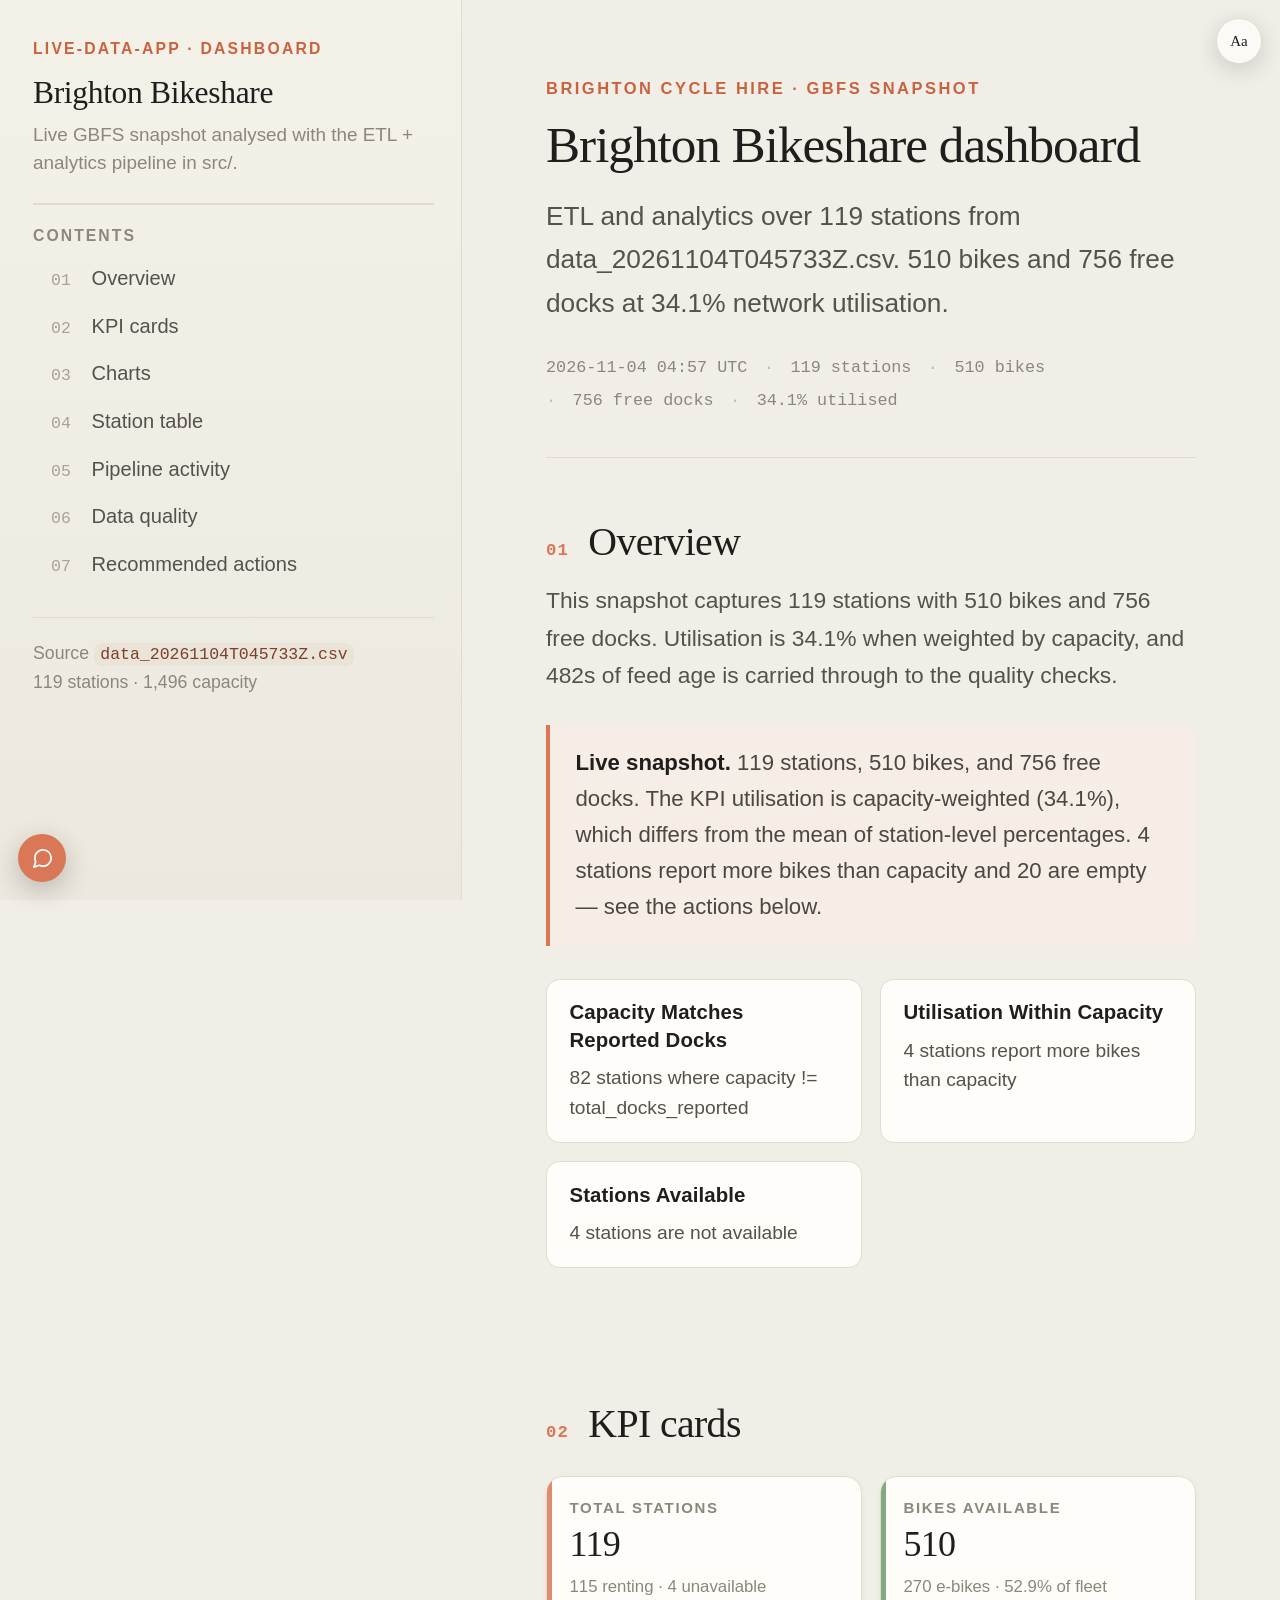
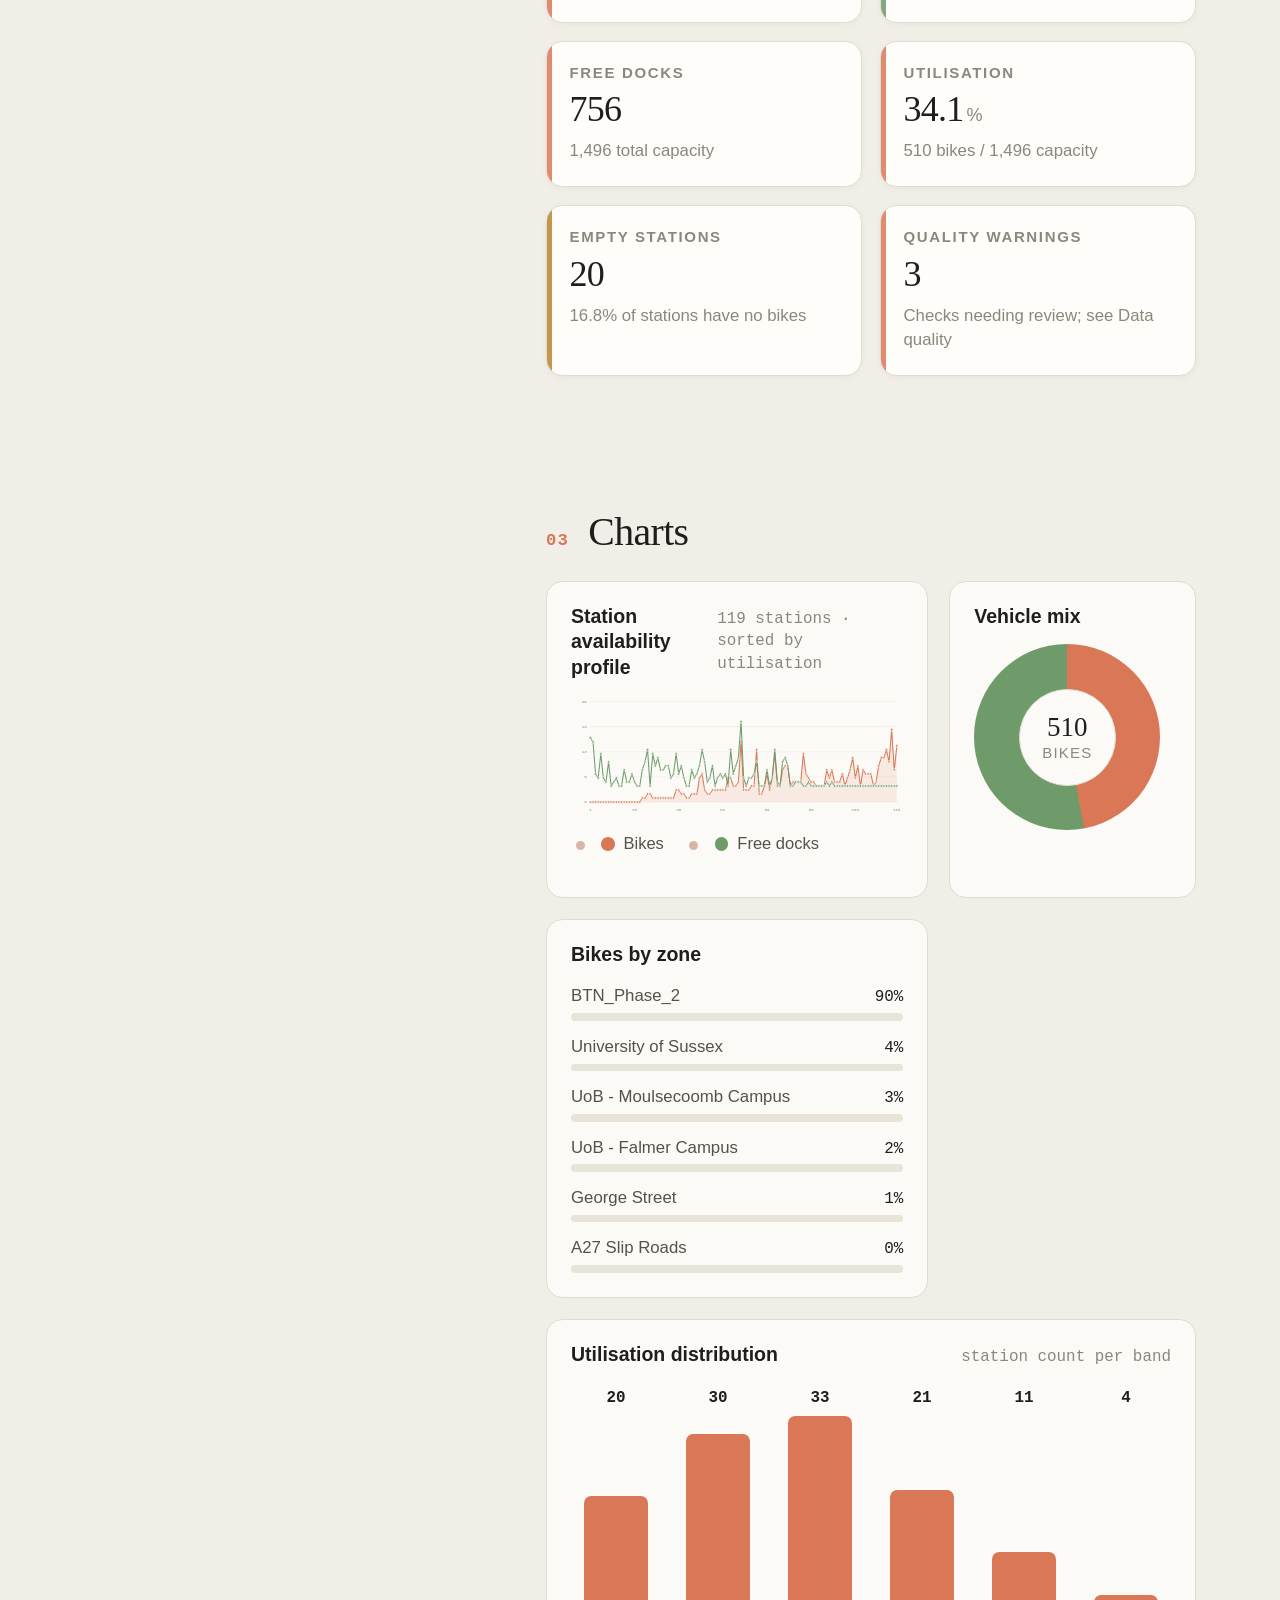
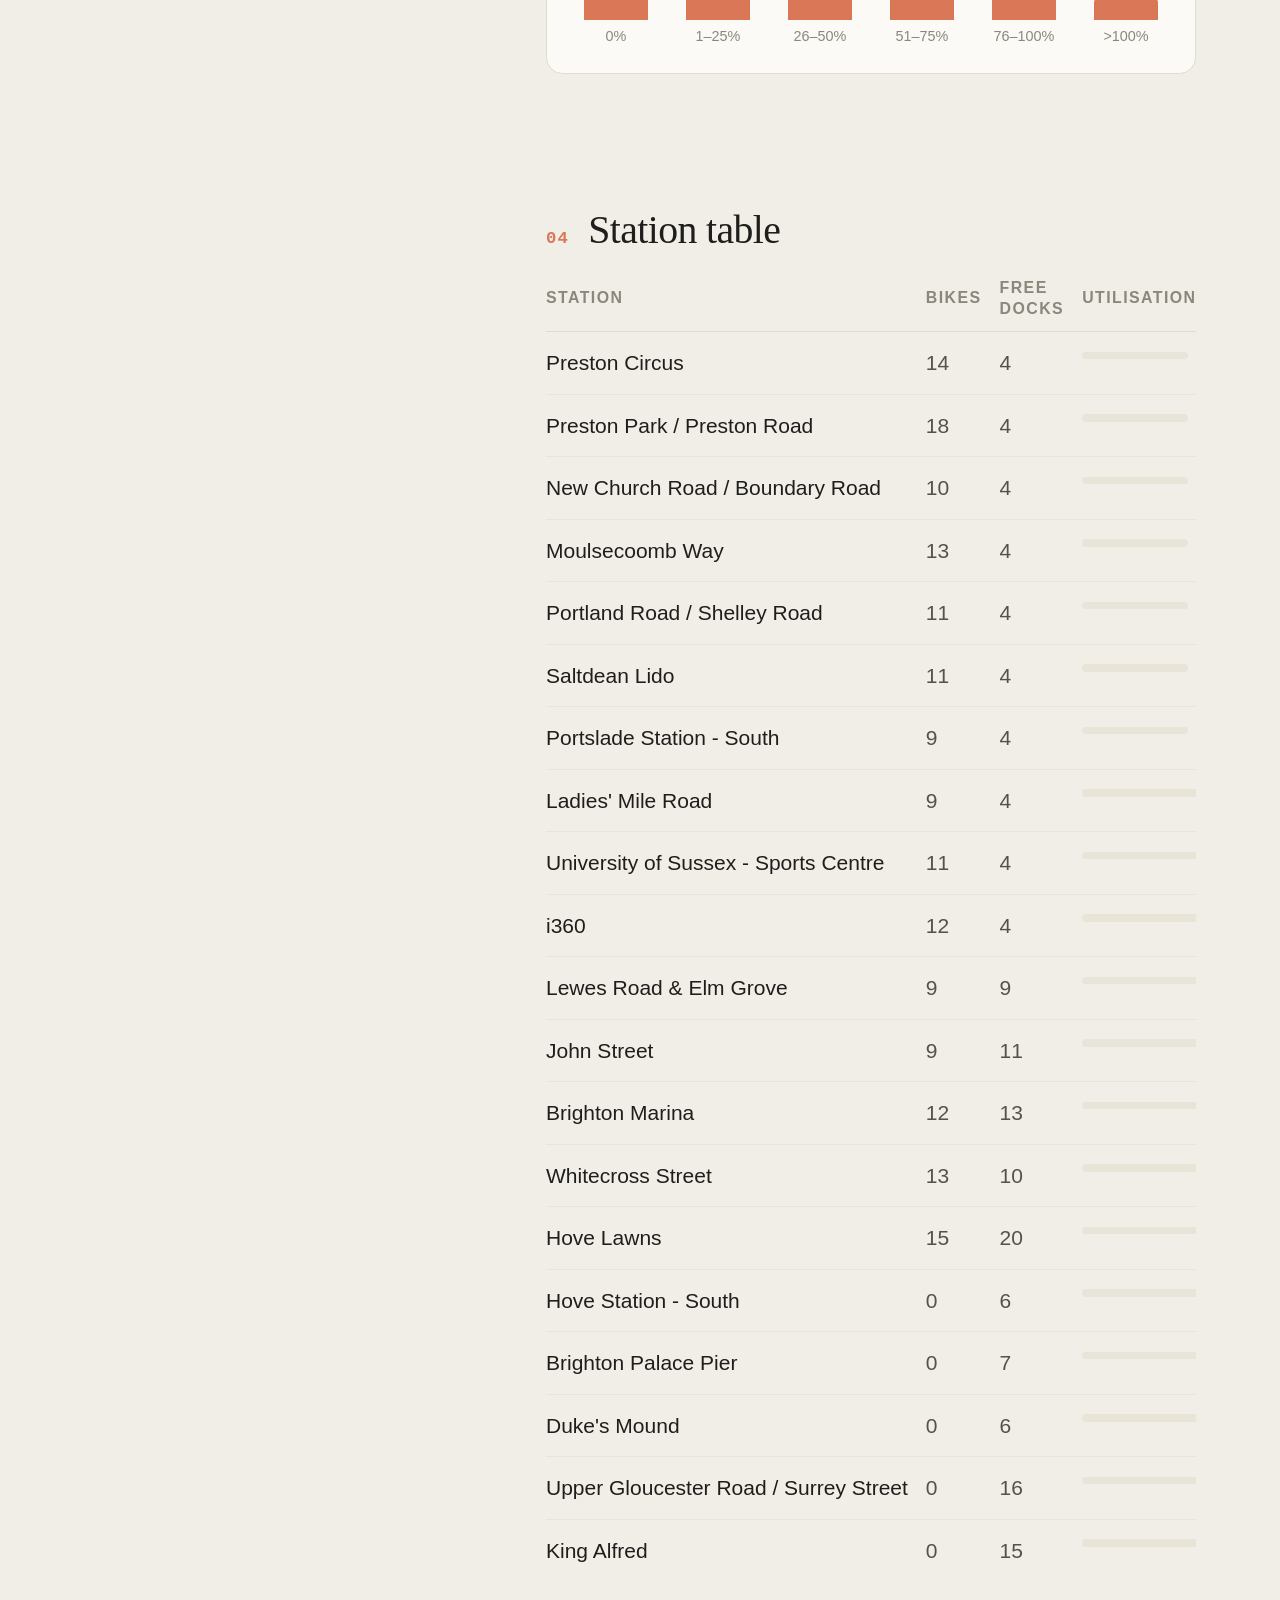
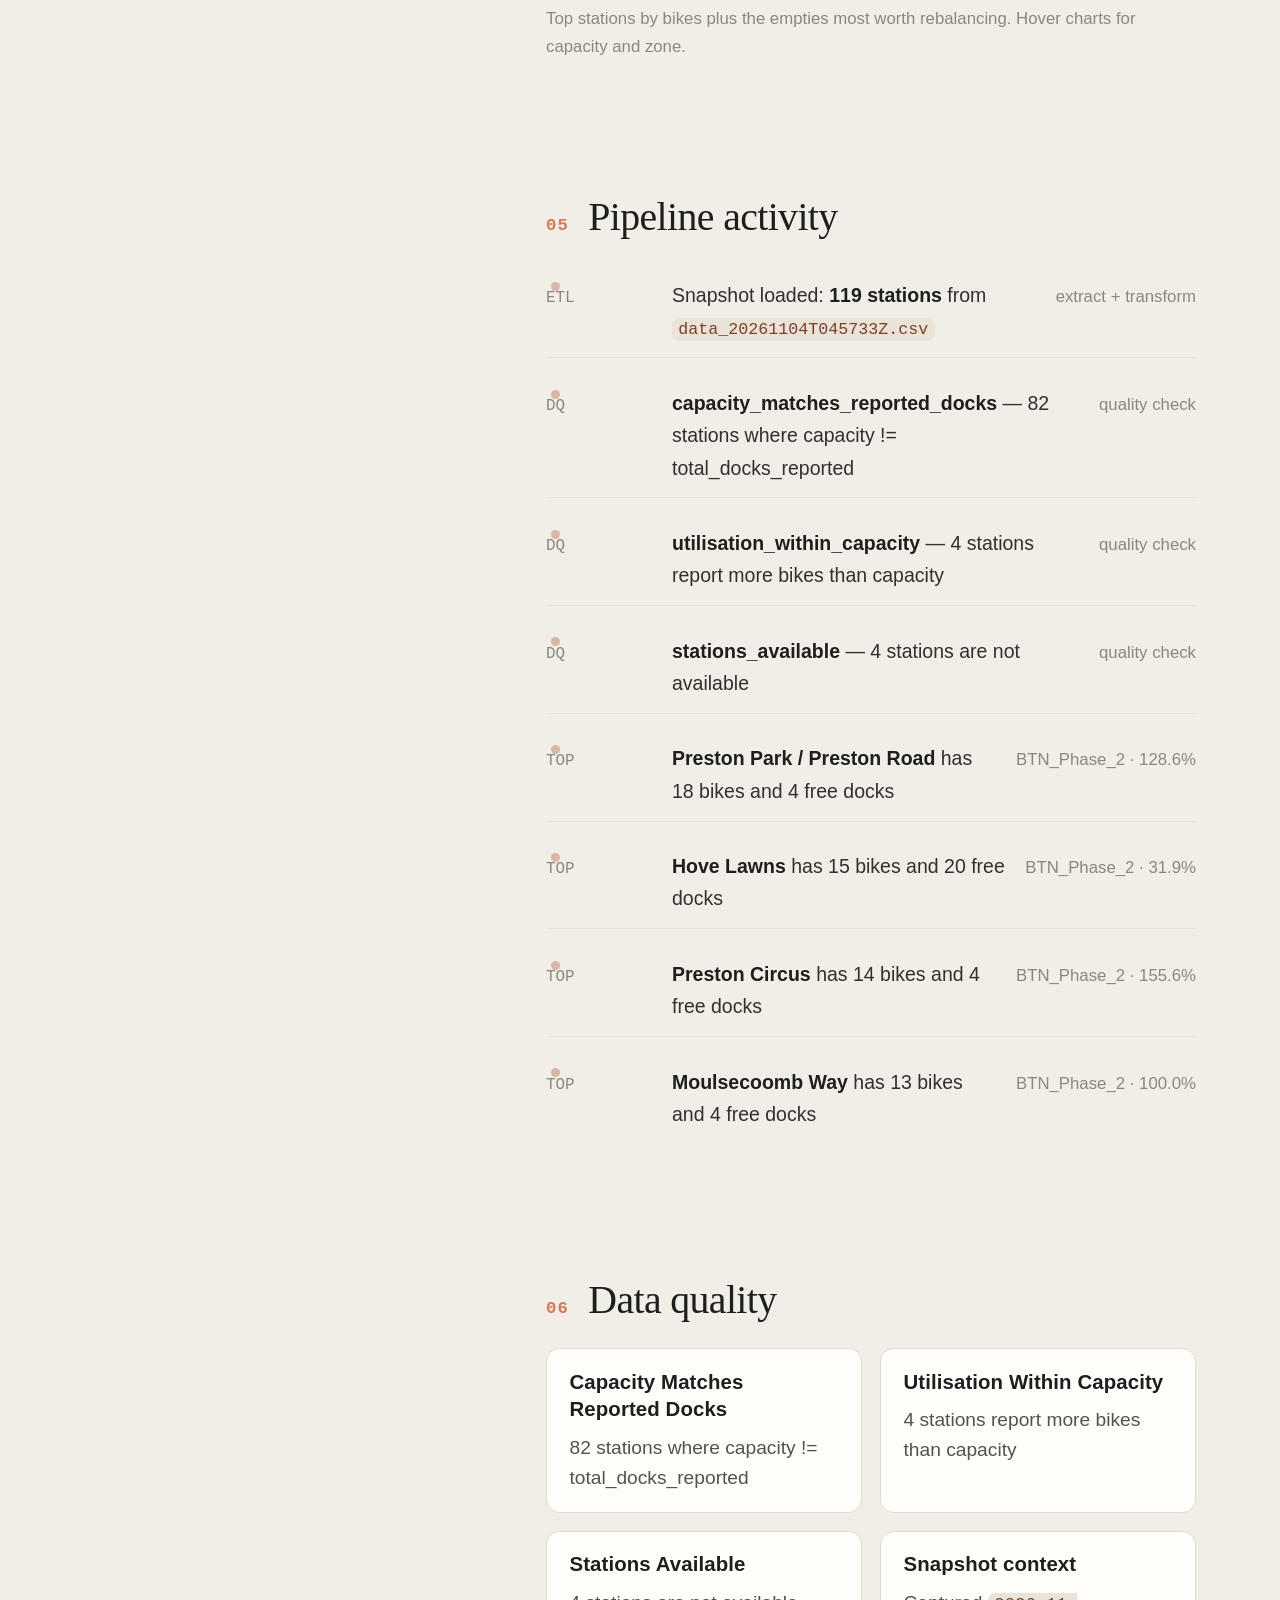
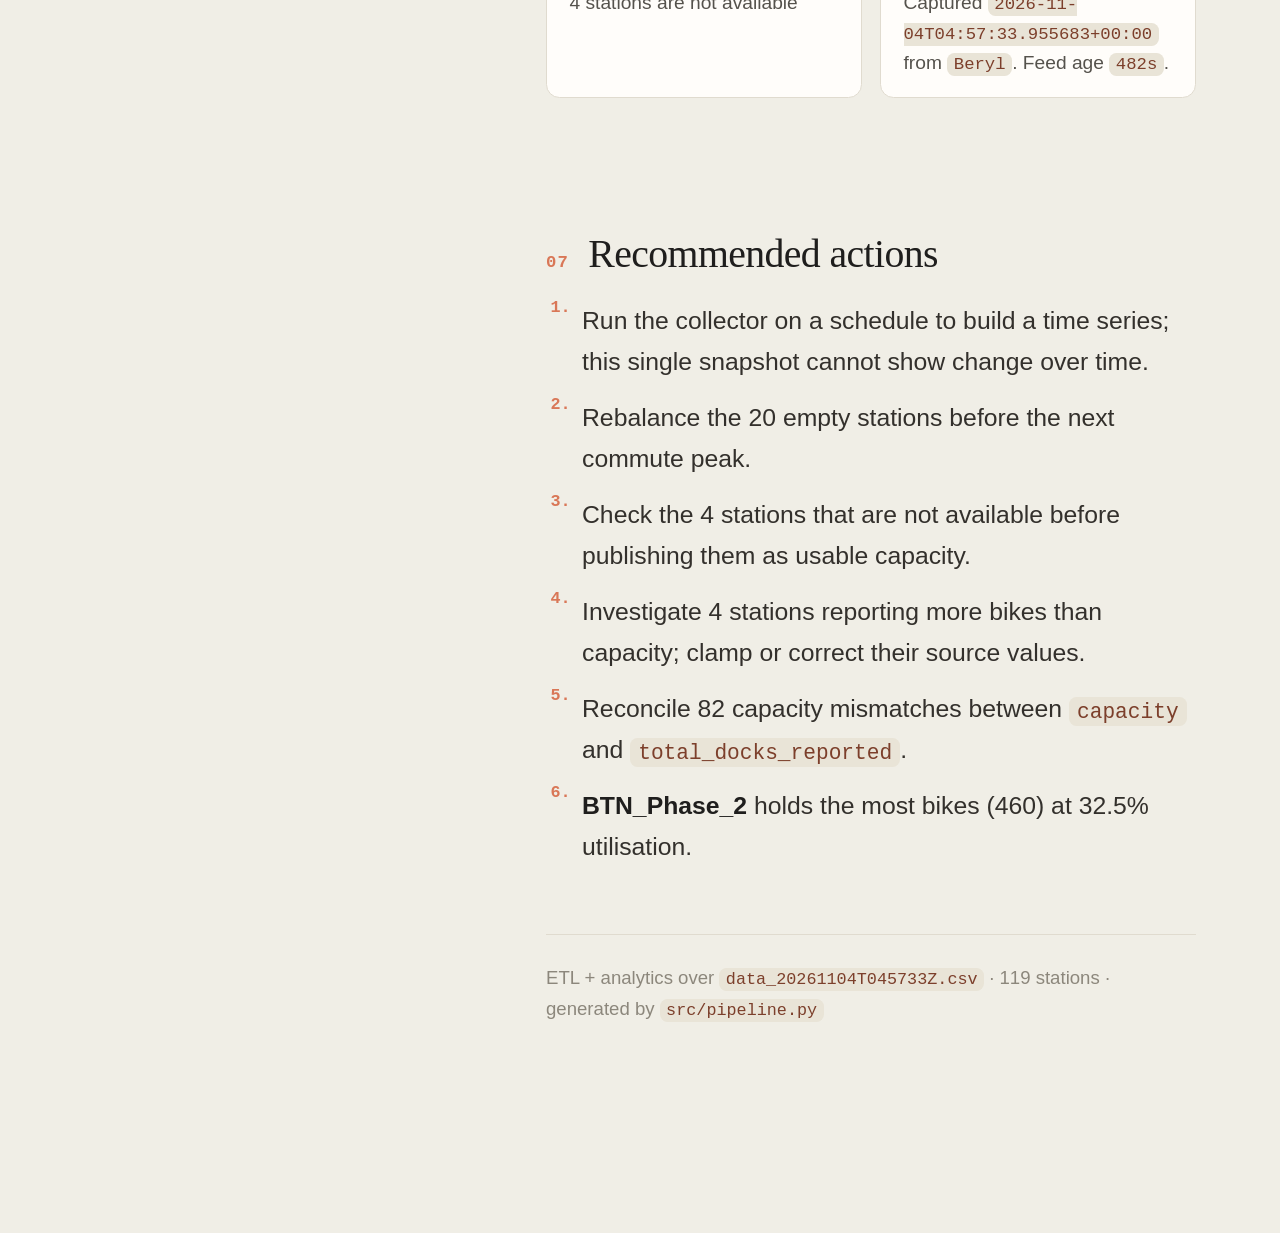
<file: src/output/dashboard.html>
<!DOCTYPE html>
<html lang="en">
<head>
<meta charset="UTF-8">
<meta name="viewport" content="width=device-width, initial-scale=1.0">
<title>Brighton Bikeshare · Live dashboard</title>
<style>
html{font-size:var(--root-size,24px)}

:root{
  --paper:#f0eee6; --surface:#fbfaf7; --ivory:#fffdfa; --ink:#1f1e1d;
  --prose:#33302c; --muted:#55524c; --stone:#8c877c;
  --line:#e0dbcf; --line-soft:#e9e4d8; --tint:#f6ede6;
  --terra:#d97757; --terra-dark:#c9633f; --amber:#b9862f;
  --code-bg:#23211e; --code-bar:#2b2823; --code-line:#3a3732;
  --code-ink:#f2ece1; --code-dim:#a9a294; --code-accent:#f0b49a;
  --sidebar:19.25rem; --measure:46rem;
  --sans:-apple-system,'Segoe UI',Inter,Helvetica,Arial,sans-serif;
  --serif:'Iowan Old Style',Palatino,'Palatino Linotype','Book Antiqua',Georgia,serif;
  --mono:'JetBrains Mono','Fira Code',ui-monospace,SFMono-Regular,Consolas,monospace;
}
html[data-theme="dark"]{
  --paper:#14171b; --surface:#1b1f24; --ivory:#232830; --ink:#eef2f6;
  --prose:#c7d0d8; --muted:#9aa7b4; --stone:#7f8c99;
  --line:#303944; --line-soft:#263039; --tint:#252f3b;
  --terra:#e08a6a; --terra-dark:#eda07e; --amber:#d3a44a;
  --code-bg:#111418; --code-bar:#181d22; --code-line:#2b343e;
  --code-ink:#eef2f6; --code-dim:#8f9ba7; --code-accent:#f0b49a;
}
*{box-sizing:border-box}
html{scroll-behavior:smooth}
body{
  margin:0; background:var(--paper); color:var(--prose);
  font:1.03125rem/var(--lh-body,1.66) var(--sans);
  -webkit-font-smoothing:antialiased;
}
::selection{background:#f0d3c6; color:#2a2622}
html[data-theme="dark"] ::selection{background:#4a2f28; color:#f2ece1}

/* ---------- shell ---------- */
.shell{display:grid; grid-template-columns:var(--sidebar) minmax(0,1fr); align-items:start}
.sidebar{
  position:sticky; top:0; height:100vh; overflow-y:auto; overscroll-behavior:contain;
  scrollbar-width:thin; scrollbar-color:#cec6b5 transparent;
  padding:1.625rem 1.125rem 2.125rem 1.375rem;
  border-right:0.0625rem solid var(--line);
  background:linear-gradient(180deg,#f4f1e9,#efece3 60%,#ece8de);
}
html[data-theme="dark"] .sidebar{
  scrollbar-color:#3a4652 transparent;
  background:linear-gradient(180deg,#1d2228,#191e23 60%,#171b20);
}
.side-kicker{
  display:block; margin:0 0 0.625rem; color:var(--terra-dark);
  font:600 0.65625rem/1.3 var(--sans); letter-spacing:.14em; text-transform:uppercase; text-decoration:none;
}
.side-title{
  margin:0; color:var(--ink); font:500 1.3125rem/1.2 var(--serif); letter-spacing:-.01em;
}
.side-sub{margin:0.375rem 0 0; color:var(--stone); font-size:0.7875rem; line-height:1.45}
.side-rule{height:0.0625rem; margin:1.125rem 0 0.875rem; background:var(--line)}
.side-label{
  margin:0 0 0.375rem; color:var(--stone);
  font:600 0.65625rem/1.3 var(--sans); letter-spacing:.13em; text-transform:uppercase;
}
.toc{display:flex; flex-direction:column; gap:0.0625rem}
.toc a{
  display:flex; gap:0.5625rem; align-items:baseline;
  padding:0.375rem 0.5625rem 0.375rem 0.625rem; border-left:0.125rem solid transparent; border-radius:0 0.4375rem 0.4375rem 0;
  color:var(--muted); font-size:0.8375rem; line-height:1.4; text-decoration:none;
  transition:background .14s,color .14s,border-color .14s;
}
.toc a .n{color:#a9a294; font:0.6875rem/1 var(--mono); flex:0 0 1.125rem}
.toc a:hover{background:#e8e3d6; color:var(--ink)}
html[data-theme="dark"] .toc a .n{color:#7f8c99}
html[data-theme="dark"] .toc a:hover{background:#252f3b}
.toc a.active{background:var(--tint); border-left-color:var(--terra); color:var(--ink); font-weight:600}
.toc a.active .n{color:var(--terra-dark)}
.toc a.l3{padding-left:1.25rem; font-size:0.78rem}
.toc a.l4{padding-left:1.85rem; font-size:0.73rem}
.toc a.l3 .n,
.toc a.l4 .n{display:none}
html[data-theme="dark"] .toc a.l3:hover,
html[data-theme="dark"] .toc a.l4:hover{background:#222930}
.side-foot{
  margin-top:1.25rem; padding-top:0.875rem; border-top:0.0625rem solid var(--line);
  color:var(--stone); font-size:0.7375rem; line-height:1.6;
}
.side-foot code{font-size:0.6875rem}

.progress{position:fixed; top:0; left:var(--sidebar); right:0; height:0.125rem; z-index:40; background:transparent}
.progress span{display:block; height:100%; width:0; background:var(--terra); transition:width .1s linear}

.sidebar::-webkit-scrollbar{width:0.4375rem}
.sidebar::-webkit-scrollbar-thumb{background:#d5ccbb; border-radius:0.5rem}
html[data-theme="dark"] .sidebar::-webkit-scrollbar-thumb{background:#3a4652}
.sidebar::-webkit-scrollbar-track{background:transparent}

/* ---------- content pane ---------- */
.pane{padding:3.25rem 3.5rem 8.75rem; min-width:0}
.inner{max-width:var(--measure); margin:0 auto}

.page-heading{margin:0 0 2.125rem; padding-bottom:1.75rem; border-bottom:0.0625rem solid var(--line)}
.page-heading .eyebrow{
  margin:0 0 0.75rem; color:var(--terra-dark);
  font:600 0.6875rem/1.3 var(--sans); letter-spacing:.15em; text-transform:uppercase;
}
h1{
  margin:0; color:var(--ink); font:500 clamp(2.125rem,4vw,2.875rem)/1.1 var(--serif); letter-spacing:-.02em;
}
.page-heading .lede{margin:0.875rem 0 0; color:var(--muted); font-size:1.09375rem; max-width:38rem}
.meta{
  margin:1.25rem 0 0; display:flex; flex-wrap:wrap; gap:0.25rem 0.6875rem;
  color:var(--stone); font:0.7rem/1.6 var(--mono);
}
.meta span::before{content:"\00b7"; margin-right:0.6875rem; color:#c3bcae}
html[data-theme="dark"] .meta span::before{color:#4a5560}
.meta span:first-child::before{content:none; margin:0}

section{padding-top:0.375rem; margin:0 0 2.75rem}
section:first-of-type h2{margin-top:0}
h2{
  display:flex; gap:0.8125rem; align-items:baseline;
  margin:2.375rem 0 0.875rem; color:var(--ink);
  font:500 1.65625rem/1.22 var(--serif); letter-spacing:-.015em;
  scroll-margin-top:1.625rem;
}
h2 .num{
  flex:0 0 auto; color:var(--terra); padding-top:0.125rem;
  font:600 0.71875rem/1 var(--mono); letter-spacing:.06em;
}
h3{
  margin:1.875rem 0 0.625rem; color:var(--ink);
  font:600 0.96875rem/1.4 var(--sans); letter-spacing:.005em;
}
h4{
  margin:1.5rem 0 0.5rem; color:var(--ink);
  font:600 0.85rem/1.35 var(--sans); letter-spacing:.005em;
}
h5{
  margin:1.25rem 0 0.4rem; color:var(--ink);
  font:600 0.8rem/1.3 var(--sans); letter-spacing:.005em;
}
p{margin:0 0 0.875rem}
p + p{margin-top:-0.125rem}
strong{color:var(--ink); font-weight:600}
em{font-style:italic; color:var(--ink)}
a{color:var(--terra-dark); text-decoration-thickness:0.0625rem; text-underline-offset:0.125rem}

ul{margin:0 0 1rem; padding-left:0; list-style:none}
ol{margin:0 0 1rem; padding-left:0; list-style:none; counter-reset:item}
ol li{position:relative; margin:0 0 0.625rem; padding-left:1.5rem}
ol li::before{
  content:counter(item) "."; counter-increment:item; position:absolute; left:0.1875rem; top:0;
  color:var(--terra); font:600 0.7rem/1 var(--mono);
}
ul li{position:relative; margin:0 0 0.625rem; padding-left:1.25rem}
ul li::before{
  content:""; position:absolute; left:0.1875rem; top:.66em;
  width:0.375rem; height:0.375rem; border-radius:50%; background:#d8b6a6;
}
html[data-theme="dark"] ul li::before{background:#8a5a48}
li strong{color:var(--ink)}

code{
  padding:.12em .38em; border-radius:0.3125rem; background:#e9e4d7; color:#7c3f2b;
  font:.855em/1.5 var(--mono); word-break:break-word;
}
html[data-theme="dark"] code{background:#2b2521; color:#f0b49a}

/* ---------- callouts ---------- */
.callout{
  margin:1.25rem 0 1.375rem; padding:0.8125rem 1.0625rem 0.875rem;
  border-left:0.1875rem solid var(--terra); border-radius:0 0.5625rem 0.5625rem 0;
  background:var(--tint); color:#4b4741; font-size:0.925rem; line-height:1.62;
}
.callout strong{color:var(--ink)}
.callout.warn{border-left-color:var(--amber); background:#f7f0da; color:#4e4734}
html[data-theme="dark"] .callout{color:var(--prose)}
html[data-theme="dark"] .callout.warn{background:#2e2a1e; color:#d8cfb8}

/* ---------- FAQ dropdowns ---------- */
details.faq{
  margin:0.75rem 0 1rem; border:0.0625rem solid var(--line);
  border-radius:0.5625rem; background:var(--surface); overflow:hidden;
}
details.faq summary{
  cursor:pointer; padding:0.6875rem 0.875rem; color:var(--ink);
  font-weight:600; line-height:1.45; list-style:none;
}
details.faq summary::-webkit-details-marker{display:none}
details.faq summary::before{
  content:'▸'; display:inline-block; width:1.15em; color:var(--terra-dark);
  transition:transform .15s;
}
details.faq[open] summary::before{content:'▾'}
details.faq[open] summary{border-bottom:0.0625rem solid var(--line-soft)}
details.faq > p{
  margin:0; padding:0.75rem 0.875rem 0.875rem 1.9rem;
  color:var(--prose); font-size:0.925rem; line-height:1.62;
}
html[data-theme="dark"] details.faq summary{color:var(--ink)}
html[data-theme="dark"] details.faq > p{color:var(--prose)}

/* ---------- code ---------- */
figure.code, figure.ascii{margin:1.125rem 0 1.375rem; border-radius:0.6875rem; overflow:hidden}
figure.code{margin-left:-1.375rem; margin-right:-1.375rem}
figure.code{background:var(--code-bg); border:0.0625rem solid #34312b; box-shadow:0 0.125rem 0.625rem rgba(31,30,29,.07)}
html[data-theme="dark"] figure.code{border-color:#2b343e; box-shadow:0 0.125rem 0.625rem rgba(0,0,0,.28)}
figure.code figcaption{
  display:flex; justify-content:space-between; gap:0.75rem; align-items:center;
  padding:0.5rem 0.875rem; background:var(--code-bar); border-bottom:0.0625rem solid var(--code-line);
  color:var(--code-accent); font:0.7125rem/1.4 var(--mono); letter-spacing:.02em;
}
figure.code figcaption .lang{color:#7d776b; font-size:0.6625rem; letter-spacing:.1em; text-transform:uppercase}
html[data-theme="dark"] figure.code figcaption .lang{color:#8f9ba7}
figure.code pre{
  margin:0; padding:0.9375rem 1.125rem 1.0625rem; overflow-x:auto;
  color:var(--code-ink); font:var(--fs-code,0.775rem)/1.66 var(--mono); tab-size:2;
  white-space:pre-wrap; overflow-wrap:break-word;
}
figure.ascii{
  border:0.0625rem dashed #d3ccbb; background:#f7f4ec;
}
html[data-theme="dark"] figure.ascii{border-color:#3a4652; background:#1b2026}
figure.ascii figcaption{
  padding:0.4375rem 0.875rem 0; color:var(--stone);
  font:600 0.65rem/1.4 var(--sans); letter-spacing:.12em; text-transform:uppercase;
}
figure.ascii pre{
  margin:0; padding:0.6875rem 0.875rem 0.9375rem; overflow-x:auto;
  color:#4c483f; font:0.76875rem/1.55 var(--mono); white-space:pre;
}
html[data-theme="dark"] figure.ascii pre{color:#c7d0d8}

/* ---------- tables ---------- */
.table-wrap{margin:1rem 0 1.375rem; overflow-x:auto; scrollbar-width:thin; scrollbar-color:#cec6b5 transparent}
.table-wrap::-webkit-scrollbar{height:0.4375rem}
.table-wrap::-webkit-scrollbar-thumb{background:#d5ccbb; border-radius:0.5rem}
html[data-theme="dark"] .table-wrap{scrollbar-color:#3a4652 transparent}
html[data-theme="dark"] .table-wrap::-webkit-scrollbar-thumb{background:#3a4652}
table{width:100%; border-collapse:collapse; font-size:0.875rem; line-height:1.5}
thead th{
  padding:0 0.75rem 0.5rem 0; border-bottom:0.0625rem solid var(--line); text-align:left;
  color:var(--stone); font:600 0.6625rem/1.3 var(--sans); letter-spacing:.09em; text-transform:uppercase;
}
tbody td{padding:0.625rem 0.75rem 0.625rem 0; border-bottom:0.0625rem solid var(--line-soft); vertical-align:top; color:var(--muted)}
tbody tr:last-child td{border-bottom:none}
tbody td:first-child{color:var(--ink)}
tbody td code{font-size:0.75rem}
tbody td:first-child{white-space:nowrap}
.tag{
  display:inline-block; margin-left:0.375rem; padding:0.0625rem 0.375rem; border-radius:1.25rem;
  background:#f0dcd2; color:#9a4d31; font:600 0.6rem/1.5 var(--sans); letter-spacing:.08em; text-transform:uppercase;
}
html[data-theme="dark"] .tag{background:#3a2a24; color:#f0b49a}

.table-wrap.dense table{font-size:0.8125rem}
.table-wrap.dense tbody td, .table-wrap.dense td code{white-space:normal; overflow-wrap:anywhere}
.table-wrap.dense tbody td{padding-right:0.625rem}
.table-wrap.dense tbody td:first-child{min-width:8.5rem}

/* ---------- footer ---------- */
.colophon{
  margin-top:3.5rem; padding-top:1.125rem; border-top:0.0625rem solid var(--line);
  color:var(--stone); font-size:0.775rem; line-height:1.7;
}
.colophon code{font-size:0.7rem}

/* ---------- narrow ---------- */
@media (max-width: 940px){
  .shell{grid-template-columns:1fr}
  .sidebar{position:static; height:auto; border-right:none; border-bottom:0.0625rem solid var(--line); padding:1.375rem 1.25rem 1.125rem}
  .toc{flex-direction:row; flex-wrap:wrap; gap:0.25rem 0.375rem}
  .toc a{padding:0.3125rem 0.5625rem; border-left:none; border-radius:0.4375rem; background:#eae5d8; font-size:0.775rem}
  html[data-theme="dark"] .toc a{background:#252f3b}
  .toc a .n{flex:0 0 auto}
  .toc a.active{border-left:none}
  .toc a.l3{font-size:0.74rem}
  .toc a.l4{font-size:0.70rem}
  .side-foot{display:none}
  .progress{left:0}
  .pane{padding:1.875rem 1.25rem 5.625rem}
  h2{font-size:1.4375rem}
  .table-wrap{margin-left:0; margin-right:0}
  figure.code{margin-left:0; margin-right:0}
  thead th{white-space:nowrap}
  tbody td, tbody td code{white-space:normal; overflow-wrap:anywhere}
}

/* ---------- print ---------- */
@media print{
  :root,html[data-theme="dark"]{ --paper:#fff !important; --surface:#fff !important; --ivory:#fff !important; --ink:#1f1e1d !important; --prose:#33302c !important; --muted:#44423d !important; --stone:#6b675f !important; --line:#d8d3c8 !important; --line-soft:#e8e4da !important; --tint:#f8f2ec !important; --terra:#c9633f !important; --terra-dark:#a14e2f !important; --amber:#8a6420 !important; --code-bg:#f6f4ef !important; --code-bar:#efece3 !important; --code-line:#ddd8cc !important; --code-ink:#26241f !important; --code-dim:#6b675f !important; --code-accent:#8f3f27}

  .sidebar,.progress{display:none}
  .shell{display:block}
  .pane{padding:0}
  body{background:#fff; font-size:10.5pt}
  h2{break-after:avoid} figure,table,.callout,details.faq{break-inside:avoid}
  figure.code{margin-left:0; margin-right:0}
  a{color:inherit; text-decoration:none}
}
/* ---------- appearance panel (the rounded "Aa" button, top right) ---------- */

#stylebtn{
  position:fixed; z-index:60; right:18px; top:18px; bottom:auto;
  display:grid; place-items:center; width:46px; height:46px; padding:0;
  border:1px solid var(--line); border-radius:50%;
  background:var(--surface); color:var(--ink);
  box-shadow:0 6px 22px rgba(31,30,29,.16);
  font:500 15px/1 var(--serif); cursor:pointer;
  transition:border-color .14s, color .14s, transform .14s;
}
#stylebtn:hover{border-color:var(--terra); color:var(--terra-dark); transform:translateY(-1px)}
#stylebtn:focus-visible{outline:2px solid var(--terra); outline-offset:2px}
#stylebtn[aria-expanded="true"]{border-color:var(--terra); color:var(--terra-dark)}

#stylepanel{
  position:fixed; z-index:61; right:18px; top:76px; bottom:auto;
  display:flex; flex-direction:column; width:372px;
  max-height:calc(100vh - 94px);
  border:1px solid var(--line); border-radius:14px;
  background:var(--surface); color:var(--ink);
  box-shadow:0 18px 50px rgba(31,30,29,.24);
  font:12.5px/1.45 var(--sans);
}
#stylepanel[hidden]{display:none}

.sp-head{
  display:flex; align-items:center; gap:8px;
  padding:11px 13px; border-bottom:1px solid var(--line-soft);
}
.sp-head h2{margin:0; padding:0; border:0; display:block; font:600 13px/1.2 var(--sans); color:var(--ink)}
.sp-head h2::before{content:none}

.sp-head select,.sp-foot button{
  padding:5px 9px; border:1px solid var(--line); border-radius:7px;
  background:var(--ivory); color:var(--ink);
  font:12.5px/1.3 var(--sans); cursor:pointer;
}
.sp-head select:focus-visible,.sp-foot button:focus-visible{outline:2px solid var(--terra); outline-offset:1px}

#sp-close{
  width:26px; height:26px; padding:0; border:1px solid transparent; border-radius:50%;
  background:none; color:var(--stone); font:14px/1 var(--sans); cursor:pointer;
}
#sp-close:hover{border-color:var(--line); color:var(--ink)}

.sp-body{padding:2px 13px 12px; overflow-x:hidden; overflow-y:auto; scrollbar-width:thin}

.sp-group{padding:11px 0; border-bottom:1px solid var(--line-soft)}
.sp-group:last-child{border-bottom:0}
.sp-group h3{
  margin:0 0 8px; color:var(--stone);
  font:700 9.5px/1.2 var(--sans); letter-spacing:.12em; text-transform:uppercase;
}
.sp-group h3 .tag{margin-left:6px; color:var(--terra-dark); letter-spacing:.04em; text-transform:none}

.sp-row{display:grid; grid-template-columns:1fr auto; gap:2px 10px; align-items:baseline; margin:9px 0}
.sp-row label{color:var(--muted)}
.sp-row > *{min-width:0}
.sp-row output{color:var(--ink); font-variant-numeric:tabular-nums; font-size:11.5px}
.sp-row input[type="range"]{grid-column:1/-1; width:100%; margin:3px 0 0; accent-color:var(--terra)}
.sp-row select{
  grid-column:1/-1; width:100%; margin-top:4px; padding:5px 8px;
  border:1px solid var(--line); border-radius:7px;
  background:var(--ivory); color:var(--ink); font:12px/1.4 var(--sans); cursor:pointer;
}
.sp-row select:focus-visible{outline:2px solid var(--terra); outline-offset:1px}

.sp-colors label{
  display:grid; grid-template-columns:26px 1fr auto; gap:8px; align-items:center; padding:2px 0;
}
.sp-colors .swatch-label{overflow:hidden; color:var(--muted); text-overflow:ellipsis; white-space:nowrap}
.sp-colors input[type="color"]{
  width:26px; height:22px; padding:0; border:1px solid var(--line); border-radius:6px;
  background:none; cursor:pointer;
}
.sp-colors .hex{color:var(--stone); font:11px/1 var(--mono)}

.sp-foot{
  display:flex; align-items:center; gap:8px;
  padding:10px 13px; border-top:1px solid var(--line-soft);
}
.sp-foot .spacer{flex:1}

@media (max-width:520px){
  #stylepanel{right:8px; left:8px; width:auto; top:72px; bottom:auto}
}

@media print{
  #stylebtn,#stylepanel{display:none !important}
}


/* ============================================================
   Dashboard components layered on the shared reading-guide
   template (theme.css). All colours come from the same tokens,
   so the Aa customiser and dark mode apply automatically.
   ============================================================ */

/* ---------- section chrome ---------- */
section{gap:0}
.section-lede{margin:-0.25rem 0 1.25rem; color:var(--muted); font-size:0.95rem}

/* ---------- KPI cards ---------- */
.stat-grid{
  display:grid; grid-template-columns:repeat(auto-fit,minmax(10.5rem,1fr));
  gap:0.75rem; margin:1.125rem 0 1.5rem;
}
.stat-card{
  position:relative; overflow:hidden;
  padding:0.875rem 0.9375rem 0.9375rem;
  border:0.0625rem solid var(--line); border-radius:0.6875rem;
  background:var(--ivory);
  box-shadow:0 0.0625rem 0.25rem rgba(31,30,29,.04);
}
.stat-card::before{
  content:""; position:absolute; left:0; top:0; bottom:0; width:0.1875rem;
  background:var(--terra); opacity:.85;
}
.stat-card.is-warn::before{background:var(--amber)}
.stat-card.is-good::before{background:#6f9a6a}
html[data-theme="dark"] .stat-card{box-shadow:0 0.0625rem 0.375rem rgba(0,0,0,.25)}
.stat-label{
  margin:0 0 0.375rem; color:var(--stone);
  font:600 0.625rem/1.3 var(--sans); letter-spacing:.11em; text-transform:uppercase;
}
.stat-value{
  margin:0; color:var(--ink);
  font:500 1.5rem/1.05 var(--serif); letter-spacing:-.02em;
}
.stat-value .unit{margin-left:.16em; color:var(--stone); font:500 .75rem/1 var(--sans); letter-spacing:0}
.stat-delta{
  display:inline-flex; align-items:center; gap:.25rem; margin-top:.5rem;
  padding:.0625rem .375rem; border-radius:1.25rem;
  background:var(--tint); color:var(--terra-dark);
  font:600 .625rem/1.5 var(--sans); letter-spacing:.04em;
}
.stat-delta.down{background:#f0dcd2; color:#9a4d31}
.stat-delta.flat{background:var(--line-soft); color:var(--stone)}
html[data-theme="dark"] .stat-delta.down{background:#3a2a24; color:#f0b49a}
html[data-theme="dark"] .stat-delta.flat{background:#263039; color:#9aa7b4}
.stat-hint{margin:.4375rem 0 0; color:var(--stone); font-size:.7rem; line-height:1.45}

/* ---------- chart cards ---------- */
.chart-grid{display:grid; grid-template-columns:1.55fr 1fr; gap:0.875rem; margin:1rem 0 1.5rem}
.chart-card{
  min-width:0; padding:0.9375rem 1rem 1rem;
  border:0.0625rem solid var(--line); border-radius:0.6875rem;
  background:var(--surface);
}
html[data-theme="dark"] .chart-card{background:var(--ivory)}
.chart-head{display:flex; align-items:baseline; justify-content:space-between; gap:.75rem; margin-bottom:.625rem}
.chart-title{margin:0; color:var(--ink); font:600 .8125rem/1.3 var(--sans)}
.chart-sub{margin:0; color:var(--stone); font:0.6625rem/1.4 var(--mono)}
.chart-svg{display:block; width:100%; height:auto; overflow:visible}
.chart-svg .grid{stroke:var(--line-soft); stroke-width:1}
.chart-svg .axis{fill:var(--stone); font:9px var(--mono)}
.chart-svg .series{fill:none; stroke-width:2.25; stroke-linecap:round; stroke-linejoin:round}
.chart-svg .series-area{stroke:none; opacity:.12}
.chart-svg .dot{stroke:var(--surface); stroke-width:1.5}
.legend{display:flex; flex-wrap:wrap; gap:.25rem .875rem; margin:.625rem 0 0; padding:0; list-style:none}
.legend li{display:flex; align-items:center; gap:.375rem; color:var(--muted); font-size:.6875rem}
.legend .swatch{width:.5625rem; height:.5625rem; border-radius:50%; flex:0 0 auto}

/* donut */
.donut-wrap{display:flex; align-items:center; gap:1rem; flex-wrap:wrap}
.donut{
  --p1:#d97757; --p2:#b9862f; --p3:#6f9a6a; --p4:#8c877c;
  position:relative; width:7.75rem; height:7.75rem; flex:0 0 auto; border-radius:50%;
  background:conic-gradient(var(--p1) 0 46%, var(--p2) 46% 74%, var(--p3) 74% 91%, var(--p4) 91% 100%);
}
.donut::after{
  content:""; position:absolute; inset:24%; border-radius:50%;
  background:var(--surface); border:0.0625rem solid var(--line);
}
html[data-theme="dark"] .donut::after{background:var(--ivory)}
.donut-center{
  position:absolute; inset:0; z-index:1; display:grid; place-content:center; text-align:center;
}
.donut-center strong{display:block; color:var(--ink); font:500 1.125rem/1.1 var(--serif)}
.donut-center span{color:var(--stone); font:0.625rem/1.3 var(--sans); letter-spacing:.08em; text-transform:uppercase}
.bars{flex:1 1 8rem; min-width:8rem; display:flex; flex-direction:column; gap:.5rem}
.bar-row{display:grid; grid-template-columns:1fr auto; gap:.125rem .5rem; align-items:baseline}
.bar-row .name{color:var(--muted); font-size:.7rem}
.bar-row .val{color:var(--ink); font:0.6625rem/1 var(--mono)}
.bar-track{grid-column:1/-1; height:.3125rem; border-radius:1rem; background:var(--line-soft); overflow:hidden}
.bar-fill{height:100%; border-radius:1rem; background:var(--terra)}

/* ---------- pills / status ---------- */
.pill{
  display:inline-block; padding:0.0625rem 0.4375rem; border-radius:1.25rem;
  font:600 0.6rem/1.5 var(--sans); letter-spacing:.07em; text-transform:uppercase; white-space:nowrap;
}
.pill.good{background:#dfeadb; color:#4d6b49}
.pill.warn{background:#f7f0da; color:#7a5a1e}
.pill.bad{background:#f0dcd2; color:#9a4d31}
html[data-theme="dark"] .pill.good{background:#243328; color:#a9c7a3}
html[data-theme="dark"] .pill.warn{background:#2e2a1e; color:#d8cfb8}
html[data-theme="dark"] .pill.bad{background:#3a2a24; color:#f0b49a}

/* ---------- station table ---------- */
.util{display:flex; align-items:center; gap:.5rem; min-width:6.5rem}
.util-track{flex:1; height:.3125rem; border-radius:1rem; background:var(--line-soft); overflow:hidden}
.util-fill{height:100%; border-radius:1rem; background:var(--terra)}
.util-fill.mid{background:var(--amber)}
.util-fill.high{background:#6f9a6a}
.util em{color:var(--stone); font:0.6625rem/1 var(--mono); font-style:normal}
.table-note{margin:-.375rem 0 0; color:var(--stone); font-size:.7rem}

/* ---------- activity feed ---------- */
.feed{margin:1rem 0 1.5rem; padding:0; list-style:none}
.feed li{
  display:grid; grid-template-columns:4.5rem 1fr auto; gap:.75rem; align-items:baseline;
  padding:.5625rem 0; border-bottom:0.0625rem solid var(--line-soft);
}
.feed li:last-child{border-bottom:0}
.feed time{color:var(--stone); font:0.6625rem/1.4 var(--mono)}
.feed .what{color:var(--prose); font-size:.8125rem}
.feed .what strong{color:var(--ink)}
.feed .where{color:var(--stone); font-size:.7rem}

/* ---------- notes / callout grid ---------- */
.note-grid{display:grid; grid-template-columns:repeat(auto-fit,minmax(13rem,1fr)); gap:.75rem; margin:1rem 0 1.5rem}
.note-card{padding:.8125rem .9375rem; border:0.0625rem solid var(--line); border-radius:.5625rem; background:var(--ivory)}
.note-card h4{margin:0 0 .375rem}
.note-card p{margin:0; color:var(--muted); font-size:.8rem; line-height:1.55}
.note-card code{font-size:.72rem}

/* ---------- footer spacing ---------- */
.colophon{margin-top:2.5rem}

@media (max-width: 940px){
  .chart-grid{grid-template-columns:1fr}
  .feed li{grid-template-columns:3.75rem 1fr; gap:.25rem .625rem}
  .feed .where{display:none}
}

/* ---------- optional histogram (real-data dashboards) ---------- */
.chart-card.wide{grid-column:1/-1}
.hist{display:flex; align-items:flex-end; gap:.5rem; padding:.25rem 0 .125rem}
.hist-col{flex:1 1 0; min-width:0; display:flex; flex-direction:column; align-items:center; gap:.3rem}
.hist-col .count{color:var(--ink); font:600 .6625rem/1.2 var(--mono)}
.hist-bar-wrap{width:100%; height:8.5rem; display:flex; align-items:flex-end; justify-content:center}
.hist-bar{width:72%; max-width:3.25rem; min-height:.125rem; border-radius:.3rem .3rem 0 0; background:var(--terra)}
.hist-col .bin{max-width:100%; overflow:hidden; color:var(--stone); font:0.6rem/1.3 var(--sans); text-overflow:ellipsis; white-space:nowrap}
@media (max-width: 640px){
  .hist-col .count{font-size:.6rem}
  .hist-bar-wrap{height:6.5rem}
}

/* ============================================================
   Dashboard chat — floating bottom-left launcher + panel.
   Uses the shared theme tokens so light/dark mode follow the
   Aa customiser automatically.
   ============================================================ */

#chatbtn{
  position:fixed; z-index:70; left:18px; bottom:18px;
  display:grid; place-items:center; width:48px; height:48px; padding:0;
  border:0; border-radius:50%;
  background:var(--terra); color:#fff;
  box-shadow:0 8px 26px rgba(31,30,29,.24);
  cursor:pointer;
  transition:transform .14s, box-shadow .14s, background .14s;
}
#chatbtn:hover{transform:translateY(-2px); background:var(--terra-dark); box-shadow:0 10px 30px rgba(31,30,29,.3)}
#chatbtn:focus-visible{outline:2px solid var(--terra); outline-offset:3px}
#chatbtn svg{width:23px; height:23px; display:block}
#chatbtn[aria-expanded="true"]{background:var(--terra-dark)}

#chatpanel{
  position:fixed; z-index:71; left:18px; bottom:78px;
  display:flex; flex-direction:column;
  width:390px; max-width:calc(100vw - 24px);
  max-height:min(72vh, 620px);
  border:1px solid var(--line); border-radius:14px;
  background:var(--surface); color:var(--ink);
  box-shadow:0 20px 56px rgba(31,30,29,.28);
  overflow:hidden;
  transition:width .18s ease, height .18s ease, top .18s ease, left .18s ease, transform .18s ease;
}
#chatpanel[hidden]{display:none}

#chatpanel .chat-head{
  display:flex; align-items:flex-start; gap:10px;
  padding:12px 13px 10px; border-bottom:1px solid var(--line-soft);
  background:var(--surface);
}
#chatpanel .chat-head .chat-title-wrap{flex:1; min-width:0}
#chatpanel .chat-kicker{
  margin:0 0 2px; color:var(--terra-dark);
  font:600 14.25px/1.3 var(--sans); letter-spacing:.13em; text-transform:uppercase;
}
#chatpanel .chat-head h2{
  display:block; margin:0; padding:0; border:0;
  color:var(--ink); font:500 24px/1.2 var(--serif); letter-spacing:-.01em;
}
#chatpanel .chat-head h2 .num{display:none}
#chatpanel .chat-actions{display:flex; align-items:center; gap:2px; flex:0 0 auto}
#chat-close,#chat-expand{
  flex:0 0 auto; width:36px; height:36px; padding:0;
  border:1px solid transparent; border-radius:50%;
  background:none; color:var(--stone); font:21px/1 var(--sans); cursor:pointer;
  display:grid; place-items:center;
}
#chat-close:hover,#chat-expand:hover{border-color:var(--line); color:var(--ink)}
#chat-expand svg{width:20px; height:20px; display:block}
#chat-expand[aria-pressed="true"]{background:var(--tint); border-color:var(--line); color:var(--terra-dark)}

/* Expanded mode: centered in the viewport, two thirds wide, 2x type. */
#chatpanel.chat-wide{
  left:50%; right:auto; top:50%; bottom:auto;
  transform:translate(-50%,-50%);
  width:66.667vw; max-width:calc(100vw - 36px);
  height:min(82vh, 920px); max-height:calc(100vh - 48px);
  border-radius:18px;
}
#chatpanel.chat-wide .chat-head{padding:20px 22px 16px}
#chatpanel.chat-wide .chat-kicker{font-size:19px}
#chatpanel.chat-wide .chat-head h2{font-size:32px}
#chatpanel.chat-wide #chat-close,
#chatpanel.chat-wide #chat-expand{width:48px; height:48px; font-size:28px}
#chatpanel.chat-wide #chat-expand svg{width:26px; height:26px}
#chatpanel.chat-wide .chat-log{padding:20px 22px; gap:14px; max-height:none}
#chatpanel.chat-wide .chat-msg{
  max-width:92%; padding:14px 18px; border-radius:16px;
  font-size:25px; line-height:1.5;
}
#chatpanel.chat-wide .chat-msg pre{font-size:1em; padding:12px 14px}
#chatpanel.chat-wide .chat-typing span{width:9px; height:9px}
#chatpanel.chat-wide .chat-chips{padding:0 22px 14px; gap:9px}
#chatpanel.chat-wide .chat-chip{font-size:21px; padding:6px 14px; border-radius:24px}
#chatpanel.chat-wide .chat-form{padding:16px 20px; gap:12px}
#chatpanel.chat-wide #chat-input{
  font-size:25px; padding:12px 16px; border-radius:12px;
  min-height:3.5rem; max-height:9rem;
}
#chatpanel.chat-wide #chat-send{font-size:24px; padding:14px 24px; border-radius:12px}
#chatpanel.chat-wide .chat-foot{font-size:20px; padding:0 22px 16px}

.chat-log{
  flex:1 1 auto; min-height:130px; max-height:44vh;
  overflow-y:auto; overscroll-behavior:contain;
  padding:12px 12px 10px;
  display:flex; flex-direction:column; gap:8px;
  scrollbar-width:thin; scrollbar-color:var(--line) transparent;
}
.chat-log::-webkit-scrollbar{width:6px}
.chat-log::-webkit-scrollbar-thumb{background:var(--line); border-radius:8px}

.chat-msg{
  max-width:90%; padding:7px 10px;
  border-radius:10px; border:1px solid var(--line);
  background:var(--ivory); color:var(--prose);
  font:18.75px/1.52 var(--sans); overflow-wrap:anywhere;
}
.chat-msg.bot{align-self:flex-start; border-top-left-radius:3px}
.chat-msg.user{
  align-self:flex-end; border-color:transparent;
  border-top-right-radius:3px; background:var(--tint); color:var(--ink);
}
.chat-msg.error{border-color:var(--terra); background:#f7e8e1; color:#7c3f2b}
html[data-theme="dark"] .chat-msg.error{background:#3a241d; color:#f0b49a}
.chat-msg code{
  padding:.06em .28em; border-radius:4px;
  background:var(--line-soft); color:var(--terra-dark);
  font:.86em/1.45 var(--mono);
}
.chat-msg pre{
  margin:6px 0 2px; padding:7px 8px; border-radius:6px;
  background:var(--code-bg); color:var(--code-ink);
  overflow-x:auto; font:1.05rem/1.5 var(--mono);
}
.chat-msg pre code{background:none; color:inherit; padding:0}
.chat-msg strong{color:var(--ink)}
.chat-msg ul{margin:4px 0 2px; padding-left:1rem; list-style:disc}
.chat-msg ul li{margin:0; padding:0}
.chat-msg ul li::before{content:none}
.chat-typing{display:inline-flex; gap:4px; align-items:center; min-height:18px}
.chat-typing span{
  width:7px; height:7px; border-radius:50%; background:var(--stone);
  animation:chat-blink 1.2s infinite ease-in-out;
}
.chat-typing span:nth-child(2){animation-delay:.16s}
.chat-typing span:nth-child(3){animation-delay:.32s}
@keyframes chat-blink{0%,80%,100%{opacity:.25; transform:translateY(0)}40%{opacity:1; transform:translateY(-2px)}}

.chat-chips{display:flex; flex-wrap:wrap; gap:8px; padding:0 14px 11px}
.chat-chip{
  padding:5px 12px; border:1px solid var(--line); border-radius:20px;
  background:var(--ivory); color:var(--muted);
  font:16.5px/1.35 var(--sans); cursor:pointer; text-align:left;
}
.chat-chip:hover{border-color:var(--terra); color:var(--terra-dark)}

.chat-form{
  display:flex; gap:7px; align-items:flex-end;
  padding:13px 15px; border-top:1px solid var(--line-soft);
  background:var(--surface);
}
#chat-input{
  flex:1; min-width:0; resize:none;
  padding:7px 9px; border:1px solid var(--line); border-radius:8px;
  background:var(--ivory); color:var(--ink);
  font:18.75px/1.45 var(--sans);
  min-height:2.75rem;
  max-height:6.5rem;
}
#chat-input:focus{outline:2px solid var(--terra); outline-offset:1px}
#chat-input:disabled{opacity:.55; cursor:not-allowed}
#chat-send{
  flex:0 0 auto; padding:7px 12px; border:1px solid var(--terra); border-radius:8px;
  background:var(--terra); color:#fff; font:600 18px/1.4 var(--sans); cursor:pointer;
}
#chat-send:hover{background:var(--terra-dark); border-color:var(--terra-dark)}
#chat-send:disabled{opacity:.5; cursor:not-allowed}
#chat-send:focus-visible{outline:2px solid var(--terra); outline-offset:2px}

#chatpanel .chat-foot{
  margin:0; padding:0 12px 9px;
  color:var(--stone); font:15.75px/1.45 var(--sans);
  background:var(--surface);
}
#chatpanel .chat-foot code{font-size:.9em}

@media (max-width:760px){
  #chatpanel.chat-wide{
    left:8px; right:8px; width:auto; max-width:none;
    top:50%; bottom:auto; transform:translateY(-50%);
    height:min(86vh, 800px);
  }
}
@media (max-width:520px){
  #chatpanel{left:8px; right:8px; width:auto; bottom:72px; max-height:78vh}
  #chatbtn{left:12px; bottom:12px; width:44px; height:44px}
}

@media print{
  #chatbtn,#chatpanel{display:none !important}
}

</style>
<script>
(function () {
  try {
    var saved = JSON.parse(localStorage.getItem('mca-site-customiser:v2')) || {};
    var mode = saved.mode === 'light' || saved.mode === 'dark' ? saved.mode : 'auto';
    var dark = mode === 'dark' || (mode === 'auto' && window.matchMedia && window.matchMedia('(prefers-color-scheme: dark)').matches);
    document.documentElement.setAttribute('data-theme', dark ? 'dark' : 'light');
  } catch (e) { /* no stored preference */ }
})();

</script>
</head>
<body>
<div class="progress"><span id="bar"></span></div>
<div class="shell">

  <aside class="sidebar">
    <a class="side-kicker" href="#top">live-data-app &middot; dashboard</a>
    <p class="side-title">Brighton Bikeshare</p>
    <p class="side-sub">Live GBFS snapshot analysed with the ETL + analytics pipeline in src/.</p>
    <div class="side-rule"></div>
    <p class="side-label">Contents</p>
    <nav class="toc" id="toc">
      <a href="#overview" class="l2"><span class="n">01</span><span>Overview</span></a>
      <a href="#kpis" class="l2"><span class="n">02</span><span>KPI cards</span></a>
      <a href="#trend" class="l2"><span class="n">03</span><span>Charts</span></a>
      <a href="#stations" class="l2"><span class="n">04</span><span>Station table</span></a>
      <a href="#activity" class="l2"><span class="n">05</span><span>Pipeline activity</span></a>
      <a href="#quality" class="l2"><span class="n">06</span><span>Data quality</span></a>
      <a href="#next" class="l2"><span class="n">07</span><span>Recommended actions</span></a>
    </nav>
    <div class="side-foot">
      Source <code>data_20261104T045733Z.csv</code><br>119 stations · 1,496 capacity
    </div>
  </aside>

  <main class="pane" id="top">
    <div class="inner">
      <header class="page-heading">
        <p class="eyebrow">Brighton cycle hire · GBFS snapshot</p>
        <h1>Brighton Bikeshare dashboard</h1>
        <p class="lede">ETL and analytics over 119 stations from data_20261104T045733Z.csv. 510 bikes and 756 free docks at 34.1% network utilisation.</p>
        <p class="meta">
          <span>2026-11-04 04:57 UTC</span>
          <span>119 stations</span>
          <span>510 bikes</span>
          <span>756 free docks</span>
          <span>34.1% utilised</span>
        </p>
      </header>

<section id="overview">
<h2><span class="num">01</span><span>Overview</span></h2>
<p class="section-lede">This snapshot captures 119 stations with 510 bikes and 756 free docks. Utilisation is 34.1% when weighted by capacity, and 482s of feed age is carried through to the quality checks.</p>
<div class="callout"><strong>Live snapshot.</strong> 119 stations, 510 bikes, and 756 free docks. The KPI utilisation is capacity-weighted (34.1%), which differs from the mean of station-level percentages. 4 stations report more bikes than capacity and 20 are empty — see the actions below.</div>
<div class="note-grid">
  <article class="note-card">
    <h4>Capacity Matches Reported Docks</h4>
    <p>82 stations where capacity != total_docks_reported</p>
  </article>
  <article class="note-card">
    <h4>Utilisation Within Capacity</h4>
    <p>4 stations report more bikes than capacity</p>
  </article>
  <article class="note-card">
    <h4>Stations Available</h4>
    <p>4 stations are not available</p>
  </article>
</div>
</section>

<section id="kpis">
<h2><span class="num">02</span><span>KPI cards</span></h2>
<div class="stat-grid">
  <article class="stat-card">
    <p class="stat-label">Total stations</p>
    <p class="stat-value">119</p>
    
    <p class="stat-hint">115 renting · 4 unavailable</p>
  </article>
  <article class="stat-card is-good">
    <p class="stat-label">Bikes available</p>
    <p class="stat-value">510</p>
    
    <p class="stat-hint">270 e-bikes · 52.9% of fleet</p>
  </article>
  <article class="stat-card">
    <p class="stat-label">Free docks</p>
    <p class="stat-value">756</p>
    
    <p class="stat-hint">1,496 total capacity</p>
  </article>
  <article class="stat-card">
    <p class="stat-label">Utilisation</p>
    <p class="stat-value">34.1<span class="unit">%</span></p>
    
    <p class="stat-hint">510 bikes / 1,496 capacity</p>
  </article>
  <article class="stat-card is-warn">
    <p class="stat-label">Empty stations</p>
    <p class="stat-value">20</p>
    
    <p class="stat-hint">16.8% of stations have no bikes</p>
  </article>
  <article class="stat-card">
    <p class="stat-label">Quality warnings</p>
    <p class="stat-value">3</p>
    
    <p class="stat-hint">Checks needing review; see Data quality</p>
  </article>
</div>
</section>

<section id="trend">
<h2><span class="num">03</span><span>Charts</span></h2>
<div class="chart-grid">
<figure class="chart-card" style="margin:0">
  <div class="chart-head">
    <p class="chart-title">Station availability profile</p>
    <p class="chart-sub">119 stations · sorted by utilisation</p>
  </div>
  <svg class="chart-svg" viewBox="0 0 720 260" role="img" aria-label="Station availability profile">
    <line class="grid" x1="42" y1="14.0" x2="706" y2="14.0"/>
    <line class="grid" x1="42" y1="68.5" x2="706" y2="68.5"/>
    <line class="grid" x1="42" y1="123.0" x2="706" y2="123.0"/>
    <line class="grid" x1="42" y1="177.5" x2="706" y2="177.5"/>
    <line class="grid" x1="42" y1="232.0" x2="706" y2="232.0"/>
    <text class="axis" x="34" y="17.0" text-anchor="end">25</text>
    <text class="axis" x="34" y="71.5" text-anchor="end">19</text>
    <text class="axis" x="34" y="126.0" text-anchor="end">13</text>
    <text class="axis" x="34" y="180.5" text-anchor="end">6</text>
    <text class="axis" x="34" y="235.0" text-anchor="end">0</text>
    <text class="axis" x="42.0" y="252" text-anchor="middle">1</text>
    <text class="axis" x="137.7" y="252" text-anchor="middle">18</text>
    <text class="axis" x="233.3" y="252" text-anchor="middle">35</text>
    <text class="axis" x="329.0" y="252" text-anchor="middle">52</text>
    <text class="axis" x="424.6" y="252" text-anchor="middle">69</text>
    <text class="axis" x="520.3" y="252" text-anchor="middle">86</text>
    <text class="axis" x="616.0" y="252" text-anchor="middle">103</text>
    <text class="axis" x="706.0" y="252" text-anchor="middle">119</text>
    <path class="series-area" d="M 42.0,232.0 L 42.0,232.0 L 47.6,232.0 L 53.3,232.0 L 58.9,232.0 L 64.5,232.0 L 70.1,232.0 L 75.8,232.0 L 81.4,232.0 L 87.0,232.0 L 92.6,232.0 L 98.3,232.0 L 103.9,232.0 L 109.5,232.0 L 115.2,232.0 L 120.8,232.0 L 126.4,232.0 L 132.0,232.0 L 137.7,232.0 L 143.3,232.0 L 148.9,232.0 L 154.5,223.3 L 160.2,223.3 L 165.8,214.6 L 171.4,214.6 L 177.1,223.3 L 182.7,223.3 L 188.3,223.3 L 193.9,223.3 L 199.6,223.3 L 205.2,223.3 L 210.8,223.3 L 216.4,223.3 L 222.1,223.3 L 227.7,205.8 L 233.3,205.8 L 238.9,214.6 L 244.6,214.6 L 250.2,223.3 L 255.8,223.3 L 261.5,214.6 L 267.1,214.6 L 272.7,214.6 L 278.3,179.7 L 284.0,171.0 L 289.6,205.8 L 295.2,214.6 L 300.8,214.6 L 306.5,205.8 L 312.1,205.8 L 317.7,205.8 L 323.4,205.8 L 329.0,205.8 L 334.6,205.8 L 340.2,179.7 L 345.9,179.7 L 351.5,197.1 L 357.1,197.1 L 362.7,188.4 L 368.4,101.2 L 374.0,205.8 L 379.6,205.8 L 385.3,205.8 L 390.9,197.1 L 396.5,197.1 L 402.1,118.6 L 407.8,214.6 L 413.4,214.6 L 419.0,197.1 L 424.6,171.0 L 430.3,205.8 L 435.9,179.7 L 441.5,127.4 L 447.2,197.1 L 452.8,197.1 L 458.4,162.2 L 464.0,153.5 L 469.7,153.5 L 475.3,197.1 L 480.9,188.4 L 486.5,188.4 L 492.2,188.4 L 497.8,188.4 L 503.4,127.4 L 509.1,171.0 L 514.7,179.7 L 520.3,188.4 L 525.9,188.4 L 531.6,197.1 L 537.2,197.1 L 542.8,197.1 L 548.4,197.1 L 554.1,162.2 L 559.7,179.7 L 565.3,162.2 L 570.9,188.4 L 576.6,188.4 L 582.2,188.4 L 587.8,171.0 L 593.5,197.1 L 599.1,179.7 L 604.7,162.2 L 610.3,136.1 L 616.0,179.7 L 621.6,153.5 L 627.2,197.1 L 632.8,162.2 L 638.5,171.0 L 644.1,171.0 L 649.7,171.0 L 655.4,197.1 L 661.0,188.4 L 666.6,153.5 L 672.2,136.1 L 677.9,136.1 L 683.5,118.6 L 689.1,144.8 L 694.7,75.0 L 700.4,162.2 L 706.0,109.9 L 706.0,232.0 Z" fill="#d97757"/>
    <path class="series" d="M 42.0,232.0 L 47.6,232.0 L 53.3,232.0 L 58.9,232.0 L 64.5,232.0 L 70.1,232.0 L 75.8,232.0 L 81.4,232.0 L 87.0,232.0 L 92.6,232.0 L 98.3,232.0 L 103.9,232.0 L 109.5,232.0 L 115.2,232.0 L 120.8,232.0 L 126.4,232.0 L 132.0,232.0 L 137.7,232.0 L 143.3,232.0 L 148.9,232.0 L 154.5,223.3 L 160.2,223.3 L 165.8,214.6 L 171.4,214.6 L 177.1,223.3 L 182.7,223.3 L 188.3,223.3 L 193.9,223.3 L 199.6,223.3 L 205.2,223.3 L 210.8,223.3 L 216.4,223.3 L 222.1,223.3 L 227.7,205.8 L 233.3,205.8 L 238.9,214.6 L 244.6,214.6 L 250.2,223.3 L 255.8,223.3 L 261.5,214.6 L 267.1,214.6 L 272.7,214.6 L 278.3,179.7 L 284.0,171.0 L 289.6,205.8 L 295.2,214.6 L 300.8,214.6 L 306.5,205.8 L 312.1,205.8 L 317.7,205.8 L 323.4,205.8 L 329.0,205.8 L 334.6,205.8 L 340.2,179.7 L 345.9,179.7 L 351.5,197.1 L 357.1,197.1 L 362.7,188.4 L 368.4,101.2 L 374.0,205.8 L 379.6,205.8 L 385.3,205.8 L 390.9,197.1 L 396.5,197.1 L 402.1,118.6 L 407.8,214.6 L 413.4,214.6 L 419.0,197.1 L 424.6,171.0 L 430.3,205.8 L 435.9,179.7 L 441.5,127.4 L 447.2,197.1 L 452.8,197.1 L 458.4,162.2 L 464.0,153.5 L 469.7,153.5 L 475.3,197.1 L 480.9,188.4 L 486.5,188.4 L 492.2,188.4 L 497.8,188.4 L 503.4,127.4 L 509.1,171.0 L 514.7,179.7 L 520.3,188.4 L 525.9,188.4 L 531.6,197.1 L 537.2,197.1 L 542.8,197.1 L 548.4,197.1 L 554.1,162.2 L 559.7,179.7 L 565.3,162.2 L 570.9,188.4 L 576.6,188.4 L 582.2,188.4 L 587.8,171.0 L 593.5,197.1 L 599.1,179.7 L 604.7,162.2 L 610.3,136.1 L 616.0,179.7 L 621.6,153.5 L 627.2,197.1 L 632.8,162.2 L 638.5,171.0 L 644.1,171.0 L 649.7,171.0 L 655.4,197.1 L 661.0,188.4 L 666.6,153.5 L 672.2,136.1 L 677.9,136.1 L 683.5,118.6 L 689.1,144.8 L 694.7,75.0 L 700.4,162.2 L 706.0,109.9" stroke="#d97757"/>
      <circle class="dot" cx="42.0" cy="232.0" r="2.6" fill="#d97757"/>
      <circle class="dot" cx="47.6" cy="232.0" r="2.6" fill="#d97757"/>
      <circle class="dot" cx="53.3" cy="232.0" r="2.6" fill="#d97757"/>
      <circle class="dot" cx="58.9" cy="232.0" r="2.6" fill="#d97757"/>
      <circle class="dot" cx="64.5" cy="232.0" r="2.6" fill="#d97757"/>
      <circle class="dot" cx="70.1" cy="232.0" r="2.6" fill="#d97757"/>
      <circle class="dot" cx="75.8" cy="232.0" r="2.6" fill="#d97757"/>
      <circle class="dot" cx="81.4" cy="232.0" r="2.6" fill="#d97757"/>
      <circle class="dot" cx="87.0" cy="232.0" r="2.6" fill="#d97757"/>
      <circle class="dot" cx="92.6" cy="232.0" r="2.6" fill="#d97757"/>
      <circle class="dot" cx="98.3" cy="232.0" r="2.6" fill="#d97757"/>
      <circle class="dot" cx="103.9" cy="232.0" r="2.6" fill="#d97757"/>
      <circle class="dot" cx="109.5" cy="232.0" r="2.6" fill="#d97757"/>
      <circle class="dot" cx="115.2" cy="232.0" r="2.6" fill="#d97757"/>
      <circle class="dot" cx="120.8" cy="232.0" r="2.6" fill="#d97757"/>
      <circle class="dot" cx="126.4" cy="232.0" r="2.6" fill="#d97757"/>
      <circle class="dot" cx="132.0" cy="232.0" r="2.6" fill="#d97757"/>
      <circle class="dot" cx="137.7" cy="232.0" r="2.6" fill="#d97757"/>
      <circle class="dot" cx="143.3" cy="232.0" r="2.6" fill="#d97757"/>
      <circle class="dot" cx="148.9" cy="232.0" r="2.6" fill="#d97757"/>
      <circle class="dot" cx="154.5" cy="223.3" r="2.6" fill="#d97757"/>
      <circle class="dot" cx="160.2" cy="223.3" r="2.6" fill="#d97757"/>
      <circle class="dot" cx="165.8" cy="214.6" r="2.6" fill="#d97757"/>
      <circle class="dot" cx="171.4" cy="214.6" r="2.6" fill="#d97757"/>
      <circle class="dot" cx="177.1" cy="223.3" r="2.6" fill="#d97757"/>
      <circle class="dot" cx="182.7" cy="223.3" r="2.6" fill="#d97757"/>
      <circle class="dot" cx="188.3" cy="223.3" r="2.6" fill="#d97757"/>
      <circle class="dot" cx="193.9" cy="223.3" r="2.6" fill="#d97757"/>
      <circle class="dot" cx="199.6" cy="223.3" r="2.6" fill="#d97757"/>
      <circle class="dot" cx="205.2" cy="223.3" r="2.6" fill="#d97757"/>
      <circle class="dot" cx="210.8" cy="223.3" r="2.6" fill="#d97757"/>
      <circle class="dot" cx="216.4" cy="223.3" r="2.6" fill="#d97757"/>
      <circle class="dot" cx="222.1" cy="223.3" r="2.6" fill="#d97757"/>
      <circle class="dot" cx="227.7" cy="205.8" r="2.6" fill="#d97757"/>
      <circle class="dot" cx="233.3" cy="205.8" r="2.6" fill="#d97757"/>
      <circle class="dot" cx="238.9" cy="214.6" r="2.6" fill="#d97757"/>
      <circle class="dot" cx="244.6" cy="214.6" r="2.6" fill="#d97757"/>
      <circle class="dot" cx="250.2" cy="223.3" r="2.6" fill="#d97757"/>
      <circle class="dot" cx="255.8" cy="223.3" r="2.6" fill="#d97757"/>
      <circle class="dot" cx="261.5" cy="214.6" r="2.6" fill="#d97757"/>
      <circle class="dot" cx="267.1" cy="214.6" r="2.6" fill="#d97757"/>
      <circle class="dot" cx="272.7" cy="214.6" r="2.6" fill="#d97757"/>
      <circle class="dot" cx="278.3" cy="179.7" r="2.6" fill="#d97757"/>
      <circle class="dot" cx="284.0" cy="171.0" r="2.6" fill="#d97757"/>
      <circle class="dot" cx="289.6" cy="205.8" r="2.6" fill="#d97757"/>
      <circle class="dot" cx="295.2" cy="214.6" r="2.6" fill="#d97757"/>
      <circle class="dot" cx="300.8" cy="214.6" r="2.6" fill="#d97757"/>
      <circle class="dot" cx="306.5" cy="205.8" r="2.6" fill="#d97757"/>
      <circle class="dot" cx="312.1" cy="205.8" r="2.6" fill="#d97757"/>
      <circle class="dot" cx="317.7" cy="205.8" r="2.6" fill="#d97757"/>
      <circle class="dot" cx="323.4" cy="205.8" r="2.6" fill="#d97757"/>
      <circle class="dot" cx="329.0" cy="205.8" r="2.6" fill="#d97757"/>
      <circle class="dot" cx="334.6" cy="205.8" r="2.6" fill="#d97757"/>
      <circle class="dot" cx="340.2" cy="179.7" r="2.6" fill="#d97757"/>
      <circle class="dot" cx="345.9" cy="179.7" r="2.6" fill="#d97757"/>
      <circle class="dot" cx="351.5" cy="197.1" r="2.6" fill="#d97757"/>
      <circle class="dot" cx="357.1" cy="197.1" r="2.6" fill="#d97757"/>
      <circle class="dot" cx="362.7" cy="188.4" r="2.6" fill="#d97757"/>
      <circle class="dot" cx="368.4" cy="101.2" r="2.6" fill="#d97757"/>
      <circle class="dot" cx="374.0" cy="205.8" r="2.6" fill="#d97757"/>
      <circle class="dot" cx="379.6" cy="205.8" r="2.6" fill="#d97757"/>
      <circle class="dot" cx="385.3" cy="205.8" r="2.6" fill="#d97757"/>
      <circle class="dot" cx="390.9" cy="197.1" r="2.6" fill="#d97757"/>
      <circle class="dot" cx="396.5" cy="197.1" r="2.6" fill="#d97757"/>
      <circle class="dot" cx="402.1" cy="118.6" r="2.6" fill="#d97757"/>
      <circle class="dot" cx="407.8" cy="214.6" r="2.6" fill="#d97757"/>
      <circle class="dot" cx="413.4" cy="214.6" r="2.6" fill="#d97757"/>
      <circle class="dot" cx="419.0" cy="197.1" r="2.6" fill="#d97757"/>
      <circle class="dot" cx="424.6" cy="171.0" r="2.6" fill="#d97757"/>
      <circle class="dot" cx="430.3" cy="205.8" r="2.6" fill="#d97757"/>
      <circle class="dot" cx="435.9" cy="179.7" r="2.6" fill="#d97757"/>
      <circle class="dot" cx="441.5" cy="127.4" r="2.6" fill="#d97757"/>
      <circle class="dot" cx="447.2" cy="197.1" r="2.6" fill="#d97757"/>
      <circle class="dot" cx="452.8" cy="197.1" r="2.6" fill="#d97757"/>
      <circle class="dot" cx="458.4" cy="162.2" r="2.6" fill="#d97757"/>
      <circle class="dot" cx="464.0" cy="153.5" r="2.6" fill="#d97757"/>
      <circle class="dot" cx="469.7" cy="153.5" r="2.6" fill="#d97757"/>
      <circle class="dot" cx="475.3" cy="197.1" r="2.6" fill="#d97757"/>
      <circle class="dot" cx="480.9" cy="188.4" r="2.6" fill="#d97757"/>
      <circle class="dot" cx="486.5" cy="188.4" r="2.6" fill="#d97757"/>
      <circle class="dot" cx="492.2" cy="188.4" r="2.6" fill="#d97757"/>
      <circle class="dot" cx="497.8" cy="188.4" r="2.6" fill="#d97757"/>
      <circle class="dot" cx="503.4" cy="127.4" r="2.6" fill="#d97757"/>
      <circle class="dot" cx="509.1" cy="171.0" r="2.6" fill="#d97757"/>
      <circle class="dot" cx="514.7" cy="179.7" r="2.6" fill="#d97757"/>
      <circle class="dot" cx="520.3" cy="188.4" r="2.6" fill="#d97757"/>
      <circle class="dot" cx="525.9" cy="188.4" r="2.6" fill="#d97757"/>
      <circle class="dot" cx="531.6" cy="197.1" r="2.6" fill="#d97757"/>
      <circle class="dot" cx="537.2" cy="197.1" r="2.6" fill="#d97757"/>
      <circle class="dot" cx="542.8" cy="197.1" r="2.6" fill="#d97757"/>
      <circle class="dot" cx="548.4" cy="197.1" r="2.6" fill="#d97757"/>
      <circle class="dot" cx="554.1" cy="162.2" r="2.6" fill="#d97757"/>
      <circle class="dot" cx="559.7" cy="179.7" r="2.6" fill="#d97757"/>
      <circle class="dot" cx="565.3" cy="162.2" r="2.6" fill="#d97757"/>
      <circle class="dot" cx="570.9" cy="188.4" r="2.6" fill="#d97757"/>
      <circle class="dot" cx="576.6" cy="188.4" r="2.6" fill="#d97757"/>
      <circle class="dot" cx="582.2" cy="188.4" r="2.6" fill="#d97757"/>
      <circle class="dot" cx="587.8" cy="171.0" r="2.6" fill="#d97757"/>
      <circle class="dot" cx="593.5" cy="197.1" r="2.6" fill="#d97757"/>
      <circle class="dot" cx="599.1" cy="179.7" r="2.6" fill="#d97757"/>
      <circle class="dot" cx="604.7" cy="162.2" r="2.6" fill="#d97757"/>
      <circle class="dot" cx="610.3" cy="136.1" r="2.6" fill="#d97757"/>
      <circle class="dot" cx="616.0" cy="179.7" r="2.6" fill="#d97757"/>
      <circle class="dot" cx="621.6" cy="153.5" r="2.6" fill="#d97757"/>
      <circle class="dot" cx="627.2" cy="197.1" r="2.6" fill="#d97757"/>
      <circle class="dot" cx="632.8" cy="162.2" r="2.6" fill="#d97757"/>
      <circle class="dot" cx="638.5" cy="171.0" r="2.6" fill="#d97757"/>
      <circle class="dot" cx="644.1" cy="171.0" r="2.6" fill="#d97757"/>
      <circle class="dot" cx="649.7" cy="171.0" r="2.6" fill="#d97757"/>
      <circle class="dot" cx="655.4" cy="197.1" r="2.6" fill="#d97757"/>
      <circle class="dot" cx="661.0" cy="188.4" r="2.6" fill="#d97757"/>
      <circle class="dot" cx="666.6" cy="153.5" r="2.6" fill="#d97757"/>
      <circle class="dot" cx="672.2" cy="136.1" r="2.6" fill="#d97757"/>
      <circle class="dot" cx="677.9" cy="136.1" r="2.6" fill="#d97757"/>
      <circle class="dot" cx="683.5" cy="118.6" r="2.6" fill="#d97757"/>
      <circle class="dot" cx="689.1" cy="144.8" r="2.6" fill="#d97757"/>
      <circle class="dot" cx="694.7" cy="75.0" r="2.6" fill="#d97757"/>
      <circle class="dot" cx="700.4" cy="162.2" r="2.6" fill="#d97757"/>
      <circle class="dot" cx="706.0" cy="109.9" r="2.6" fill="#d97757"/>
    
    <path class="series" d="M 42.0,92.5 L 47.6,101.2 L 53.3,171.0 L 58.9,179.7 L 64.5,127.4 L 70.1,179.7 L 75.8,188.4 L 81.4,144.8 L 87.0,197.1 L 92.6,188.4 L 98.3,179.7 L 103.9,197.1 L 109.5,197.1 L 115.2,162.2 L 120.8,188.4 L 126.4,188.4 L 132.0,171.0 L 137.7,188.4 L 143.3,197.1 L 148.9,197.1 L 154.5,162.2 L 160.2,144.8 L 165.8,118.6 L 171.4,197.1 L 177.1,127.4 L 182.7,153.5 L 188.3,136.1 L 193.9,162.2 L 199.6,162.2 L 205.2,153.5 L 210.8,153.5 L 216.4,179.7 L 222.1,171.0 L 227.7,127.4 L 233.3,171.0 L 238.9,153.5 L 244.6,179.7 L 250.2,197.1 L 255.8,197.1 L 261.5,162.2 L 267.1,179.7 L 272.7,171.0 L 278.3,153.5 L 284.0,118.6 L 289.6,144.8 L 295.2,188.4 L 300.8,179.7 L 306.5,153.5 L 312.1,197.1 L 317.7,179.7 L 323.4,171.0 L 329.0,179.7 L 334.6,171.0 L 340.2,197.1 L 345.9,118.6 L 351.5,171.0 L 357.1,153.5 L 362.7,136.1 L 368.4,57.6 L 374.0,179.7 L 379.6,197.1 L 385.3,179.7 L 390.9,179.7 L 396.5,171.0 L 402.1,144.8 L 407.8,197.1 L 413.4,197.1 L 419.0,197.1 L 424.6,162.2 L 430.3,197.1 L 435.9,179.7 L 441.5,118.6 L 447.2,188.4 L 452.8,197.1 L 458.4,144.8 L 464.0,136.1 L 469.7,153.5 L 475.3,197.1 L 480.9,197.1 L 486.5,188.4 L 492.2,188.4 L 497.8,188.4 L 503.4,197.1 L 509.1,197.1 L 514.7,188.4 L 520.3,197.1 L 525.9,197.1 L 531.6,197.1 L 537.2,197.1 L 542.8,197.1 L 548.4,197.1 L 554.1,188.4 L 559.7,197.1 L 565.3,188.4 L 570.9,197.1 L 576.6,197.1 L 582.2,197.1 L 587.8,197.1 L 593.5,197.1 L 599.1,197.1 L 604.7,197.1 L 610.3,197.1 L 616.0,197.1 L 621.6,197.1 L 627.2,197.1 L 632.8,197.1 L 638.5,197.1 L 644.1,197.1 L 649.7,197.1 L 655.4,197.1 L 661.0,197.1 L 666.6,197.1 L 672.2,197.1 L 677.9,197.1 L 683.5,197.1 L 689.1,197.1 L 694.7,197.1 L 700.4,197.1 L 706.0,197.1" stroke="#6f9a6a"/>
      <circle class="dot" cx="42.0" cy="92.5" r="2.6" fill="#6f9a6a"/>
      <circle class="dot" cx="47.6" cy="101.2" r="2.6" fill="#6f9a6a"/>
      <circle class="dot" cx="53.3" cy="171.0" r="2.6" fill="#6f9a6a"/>
      <circle class="dot" cx="58.9" cy="179.7" r="2.6" fill="#6f9a6a"/>
      <circle class="dot" cx="64.5" cy="127.4" r="2.6" fill="#6f9a6a"/>
      <circle class="dot" cx="70.1" cy="179.7" r="2.6" fill="#6f9a6a"/>
      <circle class="dot" cx="75.8" cy="188.4" r="2.6" fill="#6f9a6a"/>
      <circle class="dot" cx="81.4" cy="144.8" r="2.6" fill="#6f9a6a"/>
      <circle class="dot" cx="87.0" cy="197.1" r="2.6" fill="#6f9a6a"/>
      <circle class="dot" cx="92.6" cy="188.4" r="2.6" fill="#6f9a6a"/>
      <circle class="dot" cx="98.3" cy="179.7" r="2.6" fill="#6f9a6a"/>
      <circle class="dot" cx="103.9" cy="197.1" r="2.6" fill="#6f9a6a"/>
      <circle class="dot" cx="109.5" cy="197.1" r="2.6" fill="#6f9a6a"/>
      <circle class="dot" cx="115.2" cy="162.2" r="2.6" fill="#6f9a6a"/>
      <circle class="dot" cx="120.8" cy="188.4" r="2.6" fill="#6f9a6a"/>
      <circle class="dot" cx="126.4" cy="188.4" r="2.6" fill="#6f9a6a"/>
      <circle class="dot" cx="132.0" cy="171.0" r="2.6" fill="#6f9a6a"/>
      <circle class="dot" cx="137.7" cy="188.4" r="2.6" fill="#6f9a6a"/>
      <circle class="dot" cx="143.3" cy="197.1" r="2.6" fill="#6f9a6a"/>
      <circle class="dot" cx="148.9" cy="197.1" r="2.6" fill="#6f9a6a"/>
      <circle class="dot" cx="154.5" cy="162.2" r="2.6" fill="#6f9a6a"/>
      <circle class="dot" cx="160.2" cy="144.8" r="2.6" fill="#6f9a6a"/>
      <circle class="dot" cx="165.8" cy="118.6" r="2.6" fill="#6f9a6a"/>
      <circle class="dot" cx="171.4" cy="197.1" r="2.6" fill="#6f9a6a"/>
      <circle class="dot" cx="177.1" cy="127.4" r="2.6" fill="#6f9a6a"/>
      <circle class="dot" cx="182.7" cy="153.5" r="2.6" fill="#6f9a6a"/>
      <circle class="dot" cx="188.3" cy="136.1" r="2.6" fill="#6f9a6a"/>
      <circle class="dot" cx="193.9" cy="162.2" r="2.6" fill="#6f9a6a"/>
      <circle class="dot" cx="199.6" cy="162.2" r="2.6" fill="#6f9a6a"/>
      <circle class="dot" cx="205.2" cy="153.5" r="2.6" fill="#6f9a6a"/>
      <circle class="dot" cx="210.8" cy="153.5" r="2.6" fill="#6f9a6a"/>
      <circle class="dot" cx="216.4" cy="179.7" r="2.6" fill="#6f9a6a"/>
      <circle class="dot" cx="222.1" cy="171.0" r="2.6" fill="#6f9a6a"/>
      <circle class="dot" cx="227.7" cy="127.4" r="2.6" fill="#6f9a6a"/>
      <circle class="dot" cx="233.3" cy="171.0" r="2.6" fill="#6f9a6a"/>
      <circle class="dot" cx="238.9" cy="153.5" r="2.6" fill="#6f9a6a"/>
      <circle class="dot" cx="244.6" cy="179.7" r="2.6" fill="#6f9a6a"/>
      <circle class="dot" cx="250.2" cy="197.1" r="2.6" fill="#6f9a6a"/>
      <circle class="dot" cx="255.8" cy="197.1" r="2.6" fill="#6f9a6a"/>
      <circle class="dot" cx="261.5" cy="162.2" r="2.6" fill="#6f9a6a"/>
      <circle class="dot" cx="267.1" cy="179.7" r="2.6" fill="#6f9a6a"/>
      <circle class="dot" cx="272.7" cy="171.0" r="2.6" fill="#6f9a6a"/>
      <circle class="dot" cx="278.3" cy="153.5" r="2.6" fill="#6f9a6a"/>
      <circle class="dot" cx="284.0" cy="118.6" r="2.6" fill="#6f9a6a"/>
      <circle class="dot" cx="289.6" cy="144.8" r="2.6" fill="#6f9a6a"/>
      <circle class="dot" cx="295.2" cy="188.4" r="2.6" fill="#6f9a6a"/>
      <circle class="dot" cx="300.8" cy="179.7" r="2.6" fill="#6f9a6a"/>
      <circle class="dot" cx="306.5" cy="153.5" r="2.6" fill="#6f9a6a"/>
      <circle class="dot" cx="312.1" cy="197.1" r="2.6" fill="#6f9a6a"/>
      <circle class="dot" cx="317.7" cy="179.7" r="2.6" fill="#6f9a6a"/>
      <circle class="dot" cx="323.4" cy="171.0" r="2.6" fill="#6f9a6a"/>
      <circle class="dot" cx="329.0" cy="179.7" r="2.6" fill="#6f9a6a"/>
      <circle class="dot" cx="334.6" cy="171.0" r="2.6" fill="#6f9a6a"/>
      <circle class="dot" cx="340.2" cy="197.1" r="2.6" fill="#6f9a6a"/>
      <circle class="dot" cx="345.9" cy="118.6" r="2.6" fill="#6f9a6a"/>
      <circle class="dot" cx="351.5" cy="171.0" r="2.6" fill="#6f9a6a"/>
      <circle class="dot" cx="357.1" cy="153.5" r="2.6" fill="#6f9a6a"/>
      <circle class="dot" cx="362.7" cy="136.1" r="2.6" fill="#6f9a6a"/>
      <circle class="dot" cx="368.4" cy="57.6" r="2.6" fill="#6f9a6a"/>
      <circle class="dot" cx="374.0" cy="179.7" r="2.6" fill="#6f9a6a"/>
      <circle class="dot" cx="379.6" cy="197.1" r="2.6" fill="#6f9a6a"/>
      <circle class="dot" cx="385.3" cy="179.7" r="2.6" fill="#6f9a6a"/>
      <circle class="dot" cx="390.9" cy="179.7" r="2.6" fill="#6f9a6a"/>
      <circle class="dot" cx="396.5" cy="171.0" r="2.6" fill="#6f9a6a"/>
      <circle class="dot" cx="402.1" cy="144.8" r="2.6" fill="#6f9a6a"/>
      <circle class="dot" cx="407.8" cy="197.1" r="2.6" fill="#6f9a6a"/>
      <circle class="dot" cx="413.4" cy="197.1" r="2.6" fill="#6f9a6a"/>
      <circle class="dot" cx="419.0" cy="197.1" r="2.6" fill="#6f9a6a"/>
      <circle class="dot" cx="424.6" cy="162.2" r="2.6" fill="#6f9a6a"/>
      <circle class="dot" cx="430.3" cy="197.1" r="2.6" fill="#6f9a6a"/>
      <circle class="dot" cx="435.9" cy="179.7" r="2.6" fill="#6f9a6a"/>
      <circle class="dot" cx="441.5" cy="118.6" r="2.6" fill="#6f9a6a"/>
      <circle class="dot" cx="447.2" cy="188.4" r="2.6" fill="#6f9a6a"/>
      <circle class="dot" cx="452.8" cy="197.1" r="2.6" fill="#6f9a6a"/>
      <circle class="dot" cx="458.4" cy="144.8" r="2.6" fill="#6f9a6a"/>
      <circle class="dot" cx="464.0" cy="136.1" r="2.6" fill="#6f9a6a"/>
      <circle class="dot" cx="469.7" cy="153.5" r="2.6" fill="#6f9a6a"/>
      <circle class="dot" cx="475.3" cy="197.1" r="2.6" fill="#6f9a6a"/>
      <circle class="dot" cx="480.9" cy="197.1" r="2.6" fill="#6f9a6a"/>
      <circle class="dot" cx="486.5" cy="188.4" r="2.6" fill="#6f9a6a"/>
      <circle class="dot" cx="492.2" cy="188.4" r="2.6" fill="#6f9a6a"/>
      <circle class="dot" cx="497.8" cy="188.4" r="2.6" fill="#6f9a6a"/>
      <circle class="dot" cx="503.4" cy="197.1" r="2.6" fill="#6f9a6a"/>
      <circle class="dot" cx="509.1" cy="197.1" r="2.6" fill="#6f9a6a"/>
      <circle class="dot" cx="514.7" cy="188.4" r="2.6" fill="#6f9a6a"/>
      <circle class="dot" cx="520.3" cy="197.1" r="2.6" fill="#6f9a6a"/>
      <circle class="dot" cx="525.9" cy="197.1" r="2.6" fill="#6f9a6a"/>
      <circle class="dot" cx="531.6" cy="197.1" r="2.6" fill="#6f9a6a"/>
      <circle class="dot" cx="537.2" cy="197.1" r="2.6" fill="#6f9a6a"/>
      <circle class="dot" cx="542.8" cy="197.1" r="2.6" fill="#6f9a6a"/>
      <circle class="dot" cx="548.4" cy="197.1" r="2.6" fill="#6f9a6a"/>
      <circle class="dot" cx="554.1" cy="188.4" r="2.6" fill="#6f9a6a"/>
      <circle class="dot" cx="559.7" cy="197.1" r="2.6" fill="#6f9a6a"/>
      <circle class="dot" cx="565.3" cy="188.4" r="2.6" fill="#6f9a6a"/>
      <circle class="dot" cx="570.9" cy="197.1" r="2.6" fill="#6f9a6a"/>
      <circle class="dot" cx="576.6" cy="197.1" r="2.6" fill="#6f9a6a"/>
      <circle class="dot" cx="582.2" cy="197.1" r="2.6" fill="#6f9a6a"/>
      <circle class="dot" cx="587.8" cy="197.1" r="2.6" fill="#6f9a6a"/>
      <circle class="dot" cx="593.5" cy="197.1" r="2.6" fill="#6f9a6a"/>
      <circle class="dot" cx="599.1" cy="197.1" r="2.6" fill="#6f9a6a"/>
      <circle class="dot" cx="604.7" cy="197.1" r="2.6" fill="#6f9a6a"/>
      <circle class="dot" cx="610.3" cy="197.1" r="2.6" fill="#6f9a6a"/>
      <circle class="dot" cx="616.0" cy="197.1" r="2.6" fill="#6f9a6a"/>
      <circle class="dot" cx="621.6" cy="197.1" r="2.6" fill="#6f9a6a"/>
      <circle class="dot" cx="627.2" cy="197.1" r="2.6" fill="#6f9a6a"/>
      <circle class="dot" cx="632.8" cy="197.1" r="2.6" fill="#6f9a6a"/>
      <circle class="dot" cx="638.5" cy="197.1" r="2.6" fill="#6f9a6a"/>
      <circle class="dot" cx="644.1" cy="197.1" r="2.6" fill="#6f9a6a"/>
      <circle class="dot" cx="649.7" cy="197.1" r="2.6" fill="#6f9a6a"/>
      <circle class="dot" cx="655.4" cy="197.1" r="2.6" fill="#6f9a6a"/>
      <circle class="dot" cx="661.0" cy="197.1" r="2.6" fill="#6f9a6a"/>
      <circle class="dot" cx="666.6" cy="197.1" r="2.6" fill="#6f9a6a"/>
      <circle class="dot" cx="672.2" cy="197.1" r="2.6" fill="#6f9a6a"/>
      <circle class="dot" cx="677.9" cy="197.1" r="2.6" fill="#6f9a6a"/>
      <circle class="dot" cx="683.5" cy="197.1" r="2.6" fill="#6f9a6a"/>
      <circle class="dot" cx="689.1" cy="197.1" r="2.6" fill="#6f9a6a"/>
      <circle class="dot" cx="694.7" cy="197.1" r="2.6" fill="#6f9a6a"/>
      <circle class="dot" cx="700.4" cy="197.1" r="2.6" fill="#6f9a6a"/>
      <circle class="dot" cx="706.0" cy="197.1" r="2.6" fill="#6f9a6a"/>
  </svg>
  <ul class="legend">
      <li><span class="swatch" style="background:#d97757"></span>Bikes</li>
      <li><span class="swatch" style="background:#6f9a6a"></span>Free docks</li>
  </ul>
</figure>
<figure class="chart-card" style="margin:0">
  <div class="chart-head">
    <p class="chart-title">Vehicle mix</p>
  </div>
  <div class="donut-wrap">
    <div class="donut" style="background:conic-gradient(#d97757 0.00% 47.06%, #6f9a6a 47.06% 100.00%)" role="img" aria-label="Vehicle mix">
      <div class="donut-center"><strong>510</strong><span>bikes</span></div>
    </div>

  </div>
</figure>
<figure class="chart-card" style="margin:0">
  <div class="chart-head">
    <p class="chart-title">Bikes by zone</p>
  </div>
  <div class="bars" style="margin-top:.375rem">
      <div class="bar-row">
        <span class="name">BTN_Phase_2</span>
        <span class="val">90%</span>
        <span class="bar-track"><span class="bar-fill" style="width:90.2%;background:#6f9a6a"></span></span>
      </div>
      <div class="bar-row">
        <span class="name">University of Sussex</span>
        <span class="val">4%</span>
        <span class="bar-track"><span class="bar-fill" style="width:3.7%;background:#8c877c"></span></span>
      </div>
      <div class="bar-row">
        <span class="name">UoB - Moulsecoomb Campus</span>
        <span class="val">3%</span>
        <span class="bar-track"><span class="bar-fill" style="width:2.7%;background:#5f8f8a"></span></span>
      </div>
      <div class="bar-row">
        <span class="name">UoB - Falmer Campus</span>
        <span class="val">2%</span>
        <span class="bar-track"><span class="bar-fill" style="width:2.4%;background:#c9633f"></span></span>
      </div>
      <div class="bar-row">
        <span class="name">George Street</span>
        <span class="val">1%</span>
        <span class="bar-track"><span class="bar-fill" style="width:0.6%;background:#b9862f"></span></span>
      </div>
      <div class="bar-row">
        <span class="name">A27 Slip Roads</span>
        <span class="val">0%</span>
        <span class="bar-track"><span class="bar-fill" style="width:0.4%;background:#d97757"></span></span>
      </div>
  </div>
</figure>
<figure class="chart-card wide" style="margin:0">
  <div class="chart-head">
    <p class="chart-title">Utilisation distribution</p>
    <p class="chart-sub">station count per band</p>
  </div>
  <div class="hist">
    <div class="hist-col">
      <span class="count">20</span>
      <span class="hist-bar-wrap"><span class="hist-bar" style="height:60.6%"></span></span>
      <span class="bin">0%</span>
    </div>
    <div class="hist-col">
      <span class="count">30</span>
      <span class="hist-bar-wrap"><span class="hist-bar" style="height:90.9%"></span></span>
      <span class="bin">1–25%</span>
    </div>
    <div class="hist-col">
      <span class="count">33</span>
      <span class="hist-bar-wrap"><span class="hist-bar" style="height:100.0%"></span></span>
      <span class="bin">26–50%</span>
    </div>
    <div class="hist-col">
      <span class="count">21</span>
      <span class="hist-bar-wrap"><span class="hist-bar" style="height:63.6%"></span></span>
      <span class="bin">51–75%</span>
    </div>
    <div class="hist-col">
      <span class="count">11</span>
      <span class="hist-bar-wrap"><span class="hist-bar" style="height:33.3%"></span></span>
      <span class="bin">76–100%</span>
    </div>
    <div class="hist-col">
      <span class="count">4</span>
      <span class="hist-bar-wrap"><span class="hist-bar" style="height:12.1%"></span></span>
      <span class="bin">&gt;100%</span>
    </div>
  </div>
</figure>
</div>
</section>

<section id="stations">
<h2><span class="num">04</span><span>Station table</span></h2>
<div class="table-wrap">
  <table>
    <thead>
      <tr><th>Station</th><th>Bikes</th><th>Free docks</th><th>Utilisation</th><th>Status</th></tr>
    </thead>
    <tbody>
      <tr>
        <td>Preston Circus</td>
        <td>14</td>
        <td>4</td>
        <td>
          <span class="util">
            <span class="util-track"><span class="util-fill high" style="width:156%"></span></span>
            <em>156%</em>
          </span>
        </td>
        <td><span class="pill warn">busy</span></td>
      </tr>
      <tr>
        <td>Preston Park / Preston Road</td>
        <td>18</td>
        <td>4</td>
        <td>
          <span class="util">
            <span class="util-track"><span class="util-fill high" style="width:129%"></span></span>
            <em>129%</em>
          </span>
        </td>
        <td><span class="pill warn">busy</span></td>
      </tr>
      <tr>
        <td>New Church Road / Boundary Road</td>
        <td>10</td>
        <td>4</td>
        <td>
          <span class="util">
            <span class="util-track"><span class="util-fill high" style="width:125%"></span></span>
            <em>125%</em>
          </span>
        </td>
        <td><span class="pill warn">busy</span></td>
      </tr>
      <tr>
        <td>Moulsecoomb Way</td>
        <td>13</td>
        <td>4</td>
        <td>
          <span class="util">
            <span class="util-track"><span class="util-fill high" style="width:100%"></span></span>
            <em>100%</em>
          </span>
        </td>
        <td><span class="pill warn">busy</span></td>
      </tr>
      <tr>
        <td>Portland Road / Shelley Road</td>
        <td>11</td>
        <td>4</td>
        <td>
          <span class="util">
            <span class="util-track"><span class="util-fill high" style="width:100%"></span></span>
            <em>100%</em>
          </span>
        </td>
        <td><span class="pill warn">busy</span></td>
      </tr>
      <tr>
        <td>Saltdean Lido</td>
        <td>11</td>
        <td>4</td>
        <td>
          <span class="util">
            <span class="util-track"><span class="util-fill high" style="width:100%"></span></span>
            <em>100%</em>
          </span>
        </td>
        <td><span class="pill warn">busy</span></td>
      </tr>
      <tr>
        <td>Portslade Station - South</td>
        <td>9</td>
        <td>4</td>
        <td>
          <span class="util">
            <span class="util-track"><span class="util-fill high" style="width:100%"></span></span>
            <em>100%</em>
          </span>
        </td>
        <td><span class="pill warn">busy</span></td>
      </tr>
      <tr>
        <td>Ladies' Mile Road</td>
        <td>9</td>
        <td>4</td>
        <td>
          <span class="util">
            <span class="util-track"><span class="util-fill mid" style="width:75%"></span></span>
            <em>75%</em>
          </span>
        </td>
        <td><span class="pill good">healthy</span></td>
      </tr>
      <tr>
        <td>University of Sussex - Sports Centre</td>
        <td>11</td>
        <td>4</td>
        <td>
          <span class="util">
            <span class="util-track"><span class="util-fill mid" style="width:69%"></span></span>
            <em>69%</em>
          </span>
        </td>
        <td><span class="pill good">healthy</span></td>
      </tr>
      <tr>
        <td>i360</td>
        <td>12</td>
        <td>4</td>
        <td>
          <span class="util">
            <span class="util-track"><span class="util-fill mid" style="width:50%"></span></span>
            <em>50%</em>
          </span>
        </td>
        <td><span class="pill good">healthy</span></td>
      </tr>
      <tr>
        <td>Lewes Road &amp; Elm Grove</td>
        <td>9</td>
        <td>9</td>
        <td>
          <span class="util">
            <span class="util-track"><span class="util-fill mid" style="width:47%"></span></span>
            <em>47%</em>
          </span>
        </td>
        <td><span class="pill good">healthy</span></td>
      </tr>
      <tr>
        <td>John Street</td>
        <td>9</td>
        <td>11</td>
        <td>
          <span class="util">
            <span class="util-track"><span class="util-fill mid" style="width:45%"></span></span>
            <em>45%</em>
          </span>
        </td>
        <td><span class="pill good">healthy</span></td>
      </tr>
      <tr>
        <td>Brighton Marina</td>
        <td>12</td>
        <td>13</td>
        <td>
          <span class="util">
            <span class="util-track"><span class="util-fill" style="width:43%"></span></span>
            <em>43%</em>
          </span>
        </td>
        <td><span class="pill good">healthy</span></td>
      </tr>
      <tr>
        <td>Whitecross Street</td>
        <td>13</td>
        <td>10</td>
        <td>
          <span class="util">
            <span class="util-track"><span class="util-fill" style="width:37%"></span></span>
            <em>37%</em>
          </span>
        </td>
        <td><span class="pill good">healthy</span></td>
      </tr>
      <tr>
        <td>Hove Lawns</td>
        <td>15</td>
        <td>20</td>
        <td>
          <span class="util">
            <span class="util-track"><span class="util-fill" style="width:32%"></span></span>
            <em>32%</em>
          </span>
        </td>
        <td><span class="pill good">healthy</span></td>
      </tr>
      <tr>
        <td>Hove Station - South</td>
        <td>0</td>
        <td>6</td>
        <td>
          <span class="util">
            <span class="util-track"><span class="util-fill" style="width:0%"></span></span>
            <em>0%</em>
          </span>
        </td>
        <td><span class="pill warn">empty</span></td>
      </tr>
      <tr>
        <td>Brighton Palace Pier</td>
        <td>0</td>
        <td>7</td>
        <td>
          <span class="util">
            <span class="util-track"><span class="util-fill" style="width:0%"></span></span>
            <em>0%</em>
          </span>
        </td>
        <td><span class="pill warn">empty</span></td>
      </tr>
      <tr>
        <td>Duke's Mound</td>
        <td>0</td>
        <td>6</td>
        <td>
          <span class="util">
            <span class="util-track"><span class="util-fill" style="width:0%"></span></span>
            <em>0%</em>
          </span>
        </td>
        <td><span class="pill warn">empty</span></td>
      </tr>
      <tr>
        <td>Upper Gloucester Road / Surrey Street</td>
        <td>0</td>
        <td>16</td>
        <td>
          <span class="util">
            <span class="util-track"><span class="util-fill" style="width:0%"></span></span>
            <em>0%</em>
          </span>
        </td>
        <td><span class="pill warn">empty</span></td>
      </tr>
      <tr>
        <td>King Alfred</td>
        <td>0</td>
        <td>15</td>
        <td>
          <span class="util">
            <span class="util-track"><span class="util-fill" style="width:0%"></span></span>
            <em>0%</em>
          </span>
        </td>
        <td><span class="pill bad">offline</span></td>
      </tr>
    </tbody>
  </table>
</div>
<p class="table-note">Top stations by bikes plus the empties most worth rebalancing. Hover charts for capacity and zone.</p>
</section>

<section id="activity">
<h2><span class="num">05</span><span>Pipeline activity</span></h2>
<ul class="feed">
  <li>
    <time>ETL</time>
    <span class="what">Snapshot loaded: <strong>119 stations</strong> from <code>data_20261104T045733Z.csv</code></span>
    <span class="where">extract + transform</span>
  </li>
  <li>
    <time>DQ</time>
    <span class="what"><strong>capacity_matches_reported_docks</strong> — 82 stations where capacity != total_docks_reported</span>
    <span class="where">quality check</span>
  </li>
  <li>
    <time>DQ</time>
    <span class="what"><strong>utilisation_within_capacity</strong> — 4 stations report more bikes than capacity</span>
    <span class="where">quality check</span>
  </li>
  <li>
    <time>DQ</time>
    <span class="what"><strong>stations_available</strong> — 4 stations are not available</span>
    <span class="where">quality check</span>
  </li>
  <li>
    <time>TOP</time>
    <span class="what"><strong>Preston Park / Preston Road</strong> has 18 bikes and 4 free docks</span>
    <span class="where">BTN_Phase_2 · 128.6%</span>
  </li>
  <li>
    <time>TOP</time>
    <span class="what"><strong>Hove Lawns</strong> has 15 bikes and 20 free docks</span>
    <span class="where">BTN_Phase_2 · 31.9%</span>
  </li>
  <li>
    <time>TOP</time>
    <span class="what"><strong>Preston Circus</strong> has 14 bikes and 4 free docks</span>
    <span class="where">BTN_Phase_2 · 155.6%</span>
  </li>
  <li>
    <time>TOP</time>
    <span class="what"><strong>Moulsecoomb Way</strong> has 13 bikes and 4 free docks</span>
    <span class="where">BTN_Phase_2 · 100.0%</span>
  </li>
</ul>
</section>

<section id="quality">
<h2><span class="num">06</span><span>Data quality</span></h2>
<div class="note-grid">
  <article class="note-card">
    <h4>Capacity Matches Reported Docks</h4>
    <p>82 stations where capacity != total_docks_reported</p>
  </article>
  <article class="note-card">
    <h4>Utilisation Within Capacity</h4>
    <p>4 stations report more bikes than capacity</p>
  </article>
  <article class="note-card">
    <h4>Stations Available</h4>
    <p>4 stations are not available</p>
  </article>
  <article class="note-card">
    <h4>Snapshot context</h4>
    <p>Captured <code>2026-11-04T04:57:33.955683+00:00</code> from <code>Beryl</code>. Feed age <code>482s</code>.</p>
  </article>
</div>
</section>

<section id="next">
<h2><span class="num">07</span><span>Recommended actions</span></h2>
<ol>
  <li>Run the collector on a schedule to build a time series; this single snapshot cannot show change over time.</li>
  <li>Rebalance the 20 empty stations before the next commute peak.</li>
  <li>Check the 4 stations that are not available before publishing them as usable capacity.</li>
  <li>Investigate 4 stations reporting more bikes than capacity; clamp or correct their source values.</li>
  <li>Reconcile 82 capacity mismatches between <code>capacity</code> and <code>total_docks_reported</code>.</li>
  <li><strong>BTN_Phase_2</strong> holds the most bikes (460) at 32.5% utilisation.</li>
</ol>
</section>

      <div class="colophon">
        ETL + analytics over <code>data_20261104T045733Z.csv</code> &middot; 119 stations &middot; generated by <code>src/pipeline.py</code>
      </div>
    </div>
  </main>
</div>

<script>
(function(){
  var toc = document.getElementById('toc');
  var links = toc.querySelectorAll('a');
  var sections = [];
  links.forEach(function(a){
    var id = a.getAttribute('href').slice(1);
    var el = document.getElementById(id);
    if (el) sections.push({link:a, el:el});
  });
  function onScroll(){
    var y = window.scrollY + 80;
    var active = null;
    for (var i = 0; i < sections.length; i++){
      if (y >= sections[i].el.offsetTop) active = sections[i];
    }
    sections.forEach(function(s){ s.link.classList.remove('active'); });
    if (active) active.link.classList.add('active');
    var bar = document.getElementById('bar');
    var doc = document.documentElement;
    var pct = doc.scrollTop / (doc.scrollHeight - doc.clientHeight);
    bar.style.width = Math.max(0, Math.min(1, pct || 0)) * 100 + '%';
  }
  window.addEventListener('scroll', onScroll, {passive:true});
  onScroll();
})();

</script>
<button id="stylebtn" type="button" aria-expanded="false" aria-controls="stylepanel"
        aria-label="Site customiser" title="Site customiser">Aa</button>

<aside id="stylepanel" hidden aria-label="Site customiser">
  <div class="sp-head">
    <h2>Site customiser</h2>
    <select id="sp-mode" aria-label="Colour mode">
      <option value="auto">System</option>
      <option value="light">Light</option>
      <option value="dark">Dark</option>
    </select>
    <button id="sp-close" type="button" aria-label="Close site customiser">&#10005;</button>
  </div>
  <div class="sp-body" id="sp-body"></div>
  <div class="sp-foot">
    <button id="sp-reset" type="button">Reset</button>
    <span class="spacer"></span>
    <button id="sp-copy" type="button">Copy CSS</button>
  </div>
</aside>

<script>
(function () {
  'use strict';

  /* ============================================================
     Site customiser - Light / Dark / System only.
     The page's CSS custom properties are the settings schema, so
     the panel can never drift from the stylesheet. Colours are kept
     per mode, and every control writes to both the TOC sidebar and
     the content pane because they share the same tokens.
     ============================================================ */

  var FONT_OPTIONS = {
    serif: [
      { label: 'Iowan / Palatino', value: "'Iowan Old Style',Palatino,'Palatino Linotype','Book Antiqua',Georgia,serif" },
      { label: 'Georgia', value: "Georgia,'Times New Roman',serif" },
      { label: 'Charter / Cambria', value: "Charter,'Bitstream Charter',Cambria,Georgia,serif" },
      { label: 'System serif', value: "ui-serif,'New York',Times,serif" }
    ],
    sans: [
      { label: 'System sans', value: "-apple-system,'Segoe UI',Inter,Helvetica,Arial,sans-serif" },
      { label: 'Inter / Helvetica', value: "Inter,'Helvetica Neue',Helvetica,Arial,sans-serif" },
      { label: 'Arial', value: "Arial,'Helvetica Neue',Helvetica,sans-serif" },
      { label: 'Verdana', value: "Verdana,Geneva,Tahoma,sans-serif" }
    ],
    mono: [
      { label: 'JetBrains Mono', value: "'JetBrains Mono','Fira Code',ui-monospace,SFMono-Regular,Consolas,monospace" },
      { label: 'SF Mono / Consolas', value: "ui-monospace,SFMono-Regular,'SF Mono',Menlo,Consolas,monospace" },
      { label: 'Consolas', value: "Consolas,'Courier New',monospace" },
      { label: 'Courier', value: "'Courier New',Courier,monospace" }
    ]
  };

  var SPEC = [
    { table: 'type', title: 'Type', items: [
      { key: 'root_size', cssVar: '--root-size', kind: 'number', unit: 'px', min: 16, max: 40, step: 0.5, def: 24, label: 'Text size' },
      { key: 'lh_body', cssVar: '--lh-body', kind: 'number', unit: '', min: 1.2, max: 2.2, step: 0.01, def: 1.66, label: 'Line height' },
      { key: 'fs_code', cssVar: '--fs-code', kind: 'number', unit: 'rem', min: 0.6, max: 1.2, step: 0.005, def: 0.775, label: 'Code size' }
    ] },
    { table: 'layout', title: 'Layout', items: [
      { key: 'sidebar', cssVar: '--sidebar', kind: 'number', unit: 'rem', min: 12, max: 30, step: 0.25, def: 19.25, label: 'Sidebar width' },
      { key: 'measure', cssVar: '--measure', kind: 'number', unit: 'rem', min: 30, max: 72, step: 1, def: 46, label: 'Reading column' }
    ] },
    { table: 'fonts', title: 'Fonts', items: [
      { key: 'serif', cssVar: '--serif', kind: 'font', options: FONT_OPTIONS.serif, def: FONT_OPTIONS.serif[0].value, label: 'Headings (serif)' },
      { key: 'sans', cssVar: '--sans', kind: 'font', options: FONT_OPTIONS.sans, def: FONT_OPTIONS.sans[0].value, label: 'Body (sans)' },
      { key: 'mono', cssVar: '--mono', kind: 'font', options: FONT_OPTIONS.mono, def: FONT_OPTIONS.mono[0].value, label: 'Code (mono)' }
    ] },
    { table: 'colors', title: 'Colours', colors: true, items: [
      { key: 'paper', cssVar: '--paper', kind: 'color', label: 'Page background' },
      { key: 'surface', cssVar: '--surface', kind: 'color', label: 'Sidebar / panel' },
      { key: 'ivory', cssVar: '--ivory', kind: 'color', label: 'Cards and inputs' },
      { key: 'ink', cssVar: '--ink', kind: 'color', label: 'Headings' },
      { key: 'prose', cssVar: '--prose', kind: 'color', label: 'Body text' },
      { key: 'muted', cssVar: '--muted', kind: 'color', label: 'Secondary text' },
      { key: 'stone', cssVar: '--stone', kind: 'color', label: 'Faint labels' },
      { key: 'line', cssVar: '--line', kind: 'color', label: 'Borders' },
      { key: 'line_soft', cssVar: '--line-soft', kind: 'color', label: 'Hairlines' },
      { key: 'tint', cssVar: '--tint', kind: 'color', label: 'Active nav' },
      { key: 'terra', cssVar: '--terra', kind: 'color', label: 'Accent' },
      { key: 'terra_dark', cssVar: '--terra-dark', kind: 'color', label: 'Links / eyebrow' },
      { key: 'amber', cssVar: '--amber', kind: 'color', label: 'Warnings' },
      { key: 'code_bg', cssVar: '--code-bg', kind: 'color', label: 'Code background' },
      { key: 'code_bar', cssVar: '--code-bar', kind: 'color', label: 'Code caption bar' },
      { key: 'code_line', cssVar: '--code-line', kind: 'color', label: 'Code border' },
      { key: 'code_ink', cssVar: '--code-ink', kind: 'color', label: 'Code text' },
      { key: 'code_dim', cssVar: '--code-dim', kind: 'color', label: 'Code comments' },
      { key: 'code_accent', cssVar: '--code-accent', kind: 'color', label: 'Code caption text' }
    ] }
  ];

  var DEFAULTS = {
    base: {
      root_size: 24, lh_body: 1.66, fs_code: 0.775, sidebar: 19.25, measure: 46,
      serif: FONT_OPTIONS.serif[0].value,
      sans: FONT_OPTIONS.sans[0].value,
      mono: FONT_OPTIONS.mono[0].value
    },
    colors: {
      light: {
        paper: '#f0eee6', surface: '#fbfaf7', ivory: '#fffdfa', ink: '#1f1e1d',
        prose: '#33302c', muted: '#55524c', stone: '#8c877c',
        line: '#e0dbcf', line_soft: '#e9e4d8', tint: '#f6ede6',
        terra: '#d97757', terra_dark: '#c9633f', amber: '#b9862f',
        code_bg: '#23211e', code_bar: '#2b2823', code_line: '#3a3732',
        code_ink: '#f2ece1', code_dim: '#a9a294', code_accent: '#f0b49a'
      },
      dark: {
        paper: '#14171b', surface: '#1b1f24', ivory: '#232830', ink: '#eef2f6',
        prose: '#c7d0d8', muted: '#9aa7b4', stone: '#7f8c99',
        line: '#303944', line_soft: '#263039', tint: '#252f3b',
        terra: '#e08a6a', terra_dark: '#eda07e', amber: '#d3a44a',
        code_bg: '#111418', code_bar: '#181d22', code_line: '#2b343e',
        code_ink: '#eef2f6', code_dim: '#8f9ba7', code_accent: '#f0b49a'
      }
    }
  };

  var INIT_MODE = 'auto';
  var STORE = 'mca-site-customiser:v2';

  var root = document.documentElement;
  var darkQuery = window.matchMedia ? window.matchMedia('(prefers-color-scheme: dark)') : null;
  var clone = function (o) { return JSON.parse(JSON.stringify(o)); };
  var copy = function (target, source) {
    Object.keys(target).forEach(function (k) { delete target[k]; });
    Object.keys(clone(source)).forEach(function (k) { target[k] = clone(source)[k]; });
  };

  var saved = {};
  try { saved = JSON.parse(localStorage.getItem(STORE)) || {}; } catch (e) { saved = {}; }

  var state = {
    mode: saved.mode === 'light' || saved.mode === 'dark' || saved.mode === 'auto' ? saved.mode : INIT_MODE,
    base: Object.assign(clone(DEFAULTS.base), saved.base || {}),
    colors: {
      light: Object.assign(clone(DEFAULTS.colors.light), (saved.colors || {}).light || {}),
      dark: Object.assign(clone(DEFAULTS.colors.dark), (saved.colors || {}).dark || {})
    }
  };

  var resolved = function () {
    return state.mode === 'auto' ? (darkQuery && darkQuery.matches ? 'dark' : 'light') : state.mode;
  };
  var currentColors = function () { return state.colors[resolved()]; };

  var cssVal = function (item, value) {
    return item.unit ? value + item.unit : String(value);
  };

  var apply = function () {
    root.setAttribute('data-theme', resolved());

    SPEC.forEach(function (group) {
      group.items.forEach(function (item) {
        var value = item.kind === 'color' ? currentColors()[item.key] : state.base[item.key];
        if (value === undefined || value === null || value === '') root.style.removeProperty(item.cssVar);
        else root.style.setProperty(item.cssVar, cssVal(item, value));
      });
    });
  };

  var persist = function () {
    try { localStorage.setItem(STORE, JSON.stringify(state)); } catch (e) { /* private mode */ }
  };

  /* ---- build the panel ---- */
  var panel = document.getElementById('stylepanel');
  var button = document.getElementById('stylebtn');
  var panelBody = document.getElementById('sp-body');
  var modeSelect = document.getElementById('sp-mode');
  var refs = {};

  var hex6 = function (value) {
    var v = String(value || '').trim().replace('#', '');
    if (v.length === 3) v = v.split('').map(function (c) { return c + c; }).join('');
    return '#' + v.slice(0, 6).padStart(6, '0');
  };

  var ensureFontOption = function (select, value) {
    if (!value) return;
    var found = Array.prototype.some.call(select.options, function (opt) { return opt.value === value; });
    if (!found) {
      var option = document.createElement('option');
      option.value = value;
      option.textContent = 'Custom';
      select.appendChild(option);
    }
  };

  var addGroup = function (group) {
    var wrap = document.createElement('div');
    wrap.className = 'sp-group';

    var title = document.createElement('h3');
    title.textContent = group.title;
    if (group.colors) {
      var tag = document.createElement('span');
      tag.className = 'tag';
      tag.id = 'sp-modetag';
      title.appendChild(tag);
    }
    wrap.appendChild(title);

    if (group.colors) {
      var grid = document.createElement('div');
      grid.className = 'sp-colors';
      group.items.forEach(function (item) {
        var label = document.createElement('label');
        var swatch = document.createElement('input');
        swatch.type = 'color';
        swatch.title = item.label + '  (' + item.cssVar + ')';
        swatch.setAttribute('aria-label', item.label);
        var name = document.createElement('span');
        name.className = 'swatch-label';
        name.textContent = item.label;
        var hex = document.createElement('span');
        hex.className = 'hex';
        label.append(swatch, name, hex);
        grid.appendChild(label);

        swatch.addEventListener('input', function () {
          currentColors()[item.key] = swatch.value;
          hex.textContent = swatch.value;
          apply();
          persist();
        });
        refs[item.key] = { swatch: swatch, hex: hex };
      });
      wrap.appendChild(grid);
      panelBody.appendChild(wrap);
      return;
    }

    group.items.forEach(function (item) {
      var row = document.createElement('div');
      row.className = 'sp-row';
      var label = document.createElement('label');
      label.textContent = item.label;
      row.appendChild(label);

      if (item.kind === 'font') {
        var select = document.createElement('select');
        select.setAttribute('aria-label', item.label);
        (item.options || []).forEach(function (option) {
          var opt = document.createElement('option');
          opt.value = option.value;
          opt.textContent = option.label;
          select.appendChild(opt);
        });
        ensureFontOption(select, state.base[item.key]);
        select.value = state.base[item.key] || (item.options && item.options[0] ? item.options[0].value : '');
        label.appendChild(select);
        select.addEventListener('change', function () {
          state.base[item.key] = select.value;
          apply();
          persist();
        });
        refs[item.key] = { select: select };
      } else {
        var out = document.createElement('output');
        row.appendChild(out);
        var input = document.createElement('input');
        input.type = 'range';
        input.min = item.min;
        input.max = item.max;
        input.step = item.step;
        input.setAttribute('aria-label', item.label);
        row.appendChild(input);
        input.addEventListener('input', function () {
          state.base[item.key] = Number(input.value);
          out.textContent = input.value + (item.unit || '');
          apply();
          persist();
        });
        refs[item.key] = { input: input, out: out };
      }
      wrap.appendChild(row);
    });

    panelBody.appendChild(wrap);
  };

  SPEC.forEach(addGroup);

  var refresh = function () {
    if (modeSelect.value !== state.mode) modeSelect.value = state.mode;
    var mode = resolved();
    var modeTag = document.getElementById('sp-modetag');
    if (modeTag) modeTag.textContent = mode;
    if (button) button.title = 'Site customiser - ' + mode + ' mode';

    SPEC.forEach(function (group) {
      group.items.forEach(function (item) {
        var ref = refs[item.key];
        if (!ref) return;
        if (item.kind === 'color') {
          var value = currentColors()[item.key] || '#000000';
          ref.swatch.value = hex6(value);
          ref.hex.textContent = String(value);
        } else if (item.kind === 'font') {
          var font = state.base[item.key] || '';
          ensureFontOption(ref.select, font);
          ref.select.value = font;
        } else {
          var n = state.base[item.key];
          ref.input.value = n;
          ref.out.textContent = n + (item.unit || '');
        }
      });
    });
  };

  var reopen = function () { apply(); refresh(); };

  modeSelect.addEventListener('change', function () {
    state.mode = modeSelect.value;
    reopen();
    persist();
  });

  var onSystemChange = function () { if (state.mode === 'auto') reopen(); };
  if (darkQuery) {
    if (darkQuery.addEventListener) darkQuery.addEventListener('change', onSystemChange);
    else if (darkQuery.addListener) darkQuery.addListener(onSystemChange);
  }
  window.addEventListener('focus', onSystemChange);

  document.getElementById('sp-reset').addEventListener('click', function () {
    copy(state.base, DEFAULTS.base);
    copy(state.colors.light, DEFAULTS.colors.light);
    copy(state.colors.dark, DEFAULTS.colors.dark);
    state.mode = INIT_MODE;
    try { localStorage.removeItem(STORE); } catch (e) { /* ignore */ }
    reopen();
  });

  var toCss = function () {
    var lines = [
      '/* generated by the site customiser - ' + resolved() + ' mode */',
      '/* paste into the page <style>; rebuild after editing the palette */',
      ':root{'
    ];
    SPEC.forEach(function (group) {
      if (group.colors) return;
      group.items.forEach(function (item) {
        lines.push('  ' + item.cssVar + ':' + cssVal(item, state.base[item.key]) + ';');
      });
    });
    var colorItems = SPEC[SPEC.length - 1].items;
    colorItems.forEach(function (item) {
      lines.push('  ' + item.cssVar + ':' + state.colors.light[item.key] + ';');
    });
    lines.push('}', '', 'html[data-theme="dark"]{');
    colorItems.forEach(function (item) {
      lines.push('  ' + item.cssVar + ':' + state.colors.dark[item.key] + ';');
    });
    lines.push('}');
    return lines.join('\n');
  };

  var copyText = function (text) {
    if (navigator.clipboard && navigator.clipboard.writeText) {
      return navigator.clipboard.writeText(text).then(function () { return true; }, function () { return false; });
    }
    var area = document.createElement('textarea');
    area.value = text;
    area.style.position = 'fixed';
    area.style.opacity = '0';
    document.body.appendChild(area);
    area.select();
    var ok = false;
    try { ok = document.execCommand('copy'); } catch (e) { ok = false; }
    area.remove();
    return Promise.resolve(ok);
  };

  var copyBtn = document.getElementById('sp-copy');
  copyBtn.addEventListener('click', function () {
    copyText(toCss()).then(function (ok) {
      copyBtn.textContent = ok ? 'Copied' : 'Copy failed';
      setTimeout(function () { copyBtn.textContent = 'Copy CSS'; }, 1600);
    });
  });

  var toggle = function (open) {
    panel.hidden = !open;
    button.setAttribute('aria-expanded', String(open));
    if (open) { refresh(); }
  };

  button.addEventListener('click', function () { toggle(panel.hidden); });
  document.getElementById('sp-close').addEventListener('click', function () { toggle(false); });
  document.addEventListener('keydown', function (e) {
    if (e.key === 'Escape' && !panel.hidden) toggle(false);
  });

  apply();
  refresh();
})();

</script>
<button id="chatbtn" type="button" aria-expanded="false" aria-controls="chatpanel"
        aria-label="Ask the dashboard" title="Ask the dashboard">
  <svg viewBox="0 0 24 24" fill="none" stroke="currentColor" stroke-width="1.8"
       stroke-linecap="round" stroke-linejoin="round" aria-hidden="true">
    <path d="M21 11.5a8.38 8.38 0 0 1-.9 3.8 8.5 8.5 0 0 1-7.6 4.7 8.38 8.38 0 0 1-3.8-.9L3 21l1.9-5.7a8.38 8.38 0 0 1-.9-3.8 8.5 8.5 0 0 1 4.7-7.6 8.38 8.38 0 0 1 3.8-.9h.5a8.48 8.48 0 0 1 8 8v.5z"/>
  </svg>
</button>

<aside id="chatpanel" hidden aria-label="Ask the dashboard">
  <div class="chat-head">
    <div class="chat-title-wrap">
      <p class="chat-kicker">Dashboard assistant</p>
      <h2>Ask the dashboard</h2>
    </div>
    <div class="chat-actions">
      <button id="chat-expand" type="button" aria-pressed="false"
              aria-label="Expand chat to two thirds of the screen" title="Expand to 2/3 width">
        <svg viewBox="0 0 24 24" fill="none" stroke="currentColor" stroke-width="1.8"
             stroke-linecap="round" stroke-linejoin="round" aria-hidden="true">
          <path d="M9 4H4v5"/><path d="M15 4h5v5"/>
          <path d="M20 15v5h-5"/><path d="M4 15v5h5"/>
        </svg>
      </button>
      <button id="chat-close" type="button" aria-label="Close chat">&#10005;</button>
    </div>
  </div>
  <div class="chat-log" id="chat-log" role="log" aria-live="polite">
    <div class="chat-msg bot">Ask about this snapshot: 119 stations, 510 bikes, 756 free docks. Answers use the dashboard data only.</div>
  </div>
  <div class="chat-chips" id="chat-chips">
      <button type="button" class="chat-chip">Which stations are empty right now?</button>
      <button type="button" class="chat-chip">Where are the most bikes concentrated?</button>
      <button type="button" class="chat-chip">Which stations should be rebalanced first?</button>
      <button type="button" class="chat-chip">What data quality issues matter most?</button>
  </div>
  <form class="chat-form" id="chat-form">
    <textarea id="chat-input" rows="1" aria-label="Your question"
      placeholder="Ask about a station, zone, or metric…"></textarea>
    <button id="chat-send" type="submit">Send</button>
  </form>
  <p class="chat-foot" id="chat-foot">Uses the current model · snapshot data only</p>
</aside>

<script>window.DASHBOARD_CHAT = {"endpoint":"/api/chat","suggestions":["Which stations are empty right now?","Where are the most bikes concentrated?","Which stations should be rebalanced first?","What data quality issues matter most?"]};</script>
<script>
/* ============================================================
   Dashboard chat widget.
   The page injects window.DASHBOARD_CHAT = { endpoint, suggestions }
   when the dashboard payload contains a `chat` object.
   ============================================================ */
(function () {
  'use strict';

  var cfg = window.DASHBOARD_CHAT || {};
  var button = document.getElementById('chatbtn');
  var panel = document.getElementById('chatpanel');
  if (!button || !panel) return;

  var log = document.getElementById('chat-log');
  var form = document.getElementById('chat-form');
  var input = document.getElementById('chat-input');
  var send = document.getElementById('chat-send');
  var close = document.getElementById('chat-close');
  var expand = document.getElementById('chat-expand');
  var foot = document.getElementById('chat-foot');
  var chips = document.getElementById('chat-chips');
  var history = [];
  var busy = false;

  function endpointCandidates() {
    var list = [];
    var configured = cfg.endpoint || '/api/chat';
    var isAbsolute = /^https?:\/\//i.test(configured);
    if (isAbsolute) {
      list.push(configured);
    } else if (location.protocol !== 'file:') {
      list.push(configured);
    }
    var host = location.hostname || '127.0.0.1';
    var fallback = cfg.fallbackEndpoint || ('http://' + host + ':5000/api/chat');
    if (list.indexOf(fallback) === -1) list.push(fallback);
    if (host !== '127.0.0.1' && list.indexOf('http://127.0.0.1:5000/api/chat') === -1) {
      list.push('http://127.0.0.1:5000/api/chat');
    }
    return list;
  }

  function postQuestion(question, prior) {
    var candidates = endpointCandidates();
    var index = 0;
    var lastError = null;

    function attempt() {
      var url = candidates[index++];
      return fetch(url, {
        method: 'POST',
        headers: { 'Content-Type': 'application/json' },
        body: JSON.stringify({ question: question, history: prior })
      }).then(function (response) {
        return response.json().catch(function () { return {}; }).then(function (body) {
          if (response.ok) return body;
          var error = new Error(body.error || ('Request failed (' + response.status + ')'));
          error.status = response.status;
          error.endpoint = url;
          // 404/405/501 usually mean the page is served by a static preview,
          // not the dashboard Flask server. Try the localhost fallback.
          if ([404, 405, 501].indexOf(response.status) !== -1 && index < candidates.length) {
            return attempt();
          }
          throw error;
        });
      }).catch(function (error) {
        if (error && error.status) throw error;
        lastError = error;
        if (index < candidates.length) return attempt();
        throw lastError || error;
      });
    }

    return attempt();
  }

  function escapeHtml(value) {
    return String(value)
      .replace(/&/g, '&amp;')
      .replace(/</g, '&lt;')
      .replace(/>/g, '&gt;')
      .replace(/"/g, '&quot;');
  }

  /* Small, safe Markdown subset: code fences, inline code, bold, bullets. */
  function render(text) {
    var raw = String(text == null ? '' : text);
    var parts = raw.split(/```/);
    return parts.map(function (part, index) {
      if (index % 2 === 1) {
        var code = part.replace(/^[a-zA-Z0-9_-]*\n/, '').replace(/\n$/, '');
        return '<pre><code>' + escapeHtml(code) + '</code></pre>';
      }
      var safe = escapeHtml(part);
      safe = safe.replace(/`([^`\n]+)`/g, '<code>$1</code>');
      safe = safe.replace(/\*\*([^*\n]+)\*\*/g, '<strong>$1</strong>');
      safe = safe.replace(/(^|\n)[-*]\s+(.+)/g, '$1<li>$2</li>');
      if (safe.indexOf('<li>') !== -1) {
        safe = safe.replace(/(<li>[\s\S]*?<\/li>)/g, '<ul>$1</ul>');
      }
      safe = safe.replace(/\n/g, '<br>');
      return safe;
    }).join('');
  }

  function addMessage(role, text, isError) {
    var message = document.createElement('div');
    message.className = 'chat-msg ' + role + (isError ? ' error' : '');
    message.innerHTML = render(text);
    log.appendChild(message);
    log.scrollTop = log.scrollHeight;
    return message;
  }

  function addTyping() {
    var message = document.createElement('div');
    message.className = 'chat-msg bot chat-typing';
    message.innerHTML = '<span></span><span></span><span></span>';
    log.appendChild(message);
    log.scrollTop = log.scrollHeight;
    return message;
  }

  function setBusy(value) {
    busy = value;
    send.disabled = value;
    input.disabled = value;
    send.textContent = value ? '…' : 'Send';
  }

  var WIDE_KEY = 'dashboard-chat-wide';

  function setWide(wide) {
    panel.classList.toggle('chat-wide', wide);
    if (expand) {
      expand.setAttribute('aria-pressed', String(wide));
      expand.setAttribute('aria-label', wide
        ? 'Restore chat width'
        : 'Expand chat to two thirds of the screen');
      expand.title = wide ? 'Restore chat width' : 'Expand to 2/3 width';
    }
    try { localStorage.setItem(WIDE_KEY, wide ? '1' : '0'); } catch (e) { /* ignore */ }
  }

  function openPanel(open) {
    panel.hidden = !open;
    button.setAttribute('aria-expanded', String(open));
    if (open) {
      resizeInput();
      setTimeout(function () { input.focus(); }, 30);
    }
  }

  function resizeInput() {
    input.style.height = 'auto';
    input.style.height = Math.min(input.scrollHeight, 104) + 'px';
  }

  function ask(question) {
    var text = String(question || '').trim();
    if (!text || busy) return;

    var prior = history.slice(-8);
    addMessage('user', text);
    history.push({ role: 'user', content: text });
    input.value = '';
    resizeInput();
    setBusy(true);
    var typing = addTyping();

    postQuestion(text, prior)
      .then(function (body) {
        if (typing.parentNode) typing.parentNode.removeChild(typing);
        var answer = body.answer || 'The model returned no answer.';
        addMessage('bot', answer);
        history.push({ role: 'assistant', content: answer });
        if (body.model && foot) {
          foot.textContent = 'Model: ' + body.model + ' · snapshot data only';
        }
      })
      .catch(function (error) {
        if (typing.parentNode) typing.parentNode.removeChild(typing);
        var detail = error.message || 'Unknown network error';
        if (error.status === 405 || error.status === 404 || error.status === 501) {
          detail = 'This page is not being served by the dashboard server (HTTP ' + error.status + '). '
            + 'Run `uv run src/server.py --open` and open http://127.0.0.1:5000/ — or keep the server running on port 5000 while using your preview server.';
        } else if (!error.status) {
          detail = 'No chat endpoint answered. Start the local server with `uv run src/server.py --open` (port 5000), then try again.';
        }
        addMessage('bot', 'Could not reach the dashboard model. ' + detail, true);
      })
      .then(function () {
        setBusy(false);
        input.focus();
      });
  }

  button.addEventListener('click', function () {
    openPanel(panel.hidden);
  });
  close.addEventListener('click', function () {
    openPanel(false);
    button.focus();
  });
  if (expand) {
    expand.addEventListener('click', function () {
      setWide(!panel.classList.contains('chat-wide'));
    });
    try {
      if (localStorage.getItem(WIDE_KEY) === '1') setWide(true);
    } catch (e) { /* storage unavailable */ }
  }
  document.addEventListener('keydown', function (event) {
    if (event.key === 'Escape' && !panel.hidden) {
      openPanel(false);
      button.focus();
    }
  });

  form.addEventListener('submit', function (event) {
    event.preventDefault();
    ask(input.value);
  });
  input.addEventListener('input', resizeInput);
  input.addEventListener('keydown', function (event) {
    if (event.key === 'Enter' && !event.shiftKey) {
      event.preventDefault();
      ask(input.value);
    }
  });

  if (chips) {
    chips.addEventListener('click', function (event) {
      var chip = event.target.closest('.chat-chip');
      if (chip) ask(chip.textContent);
    });
  }

  resizeInput();
})();

</script>
</body>
</html>
</file>
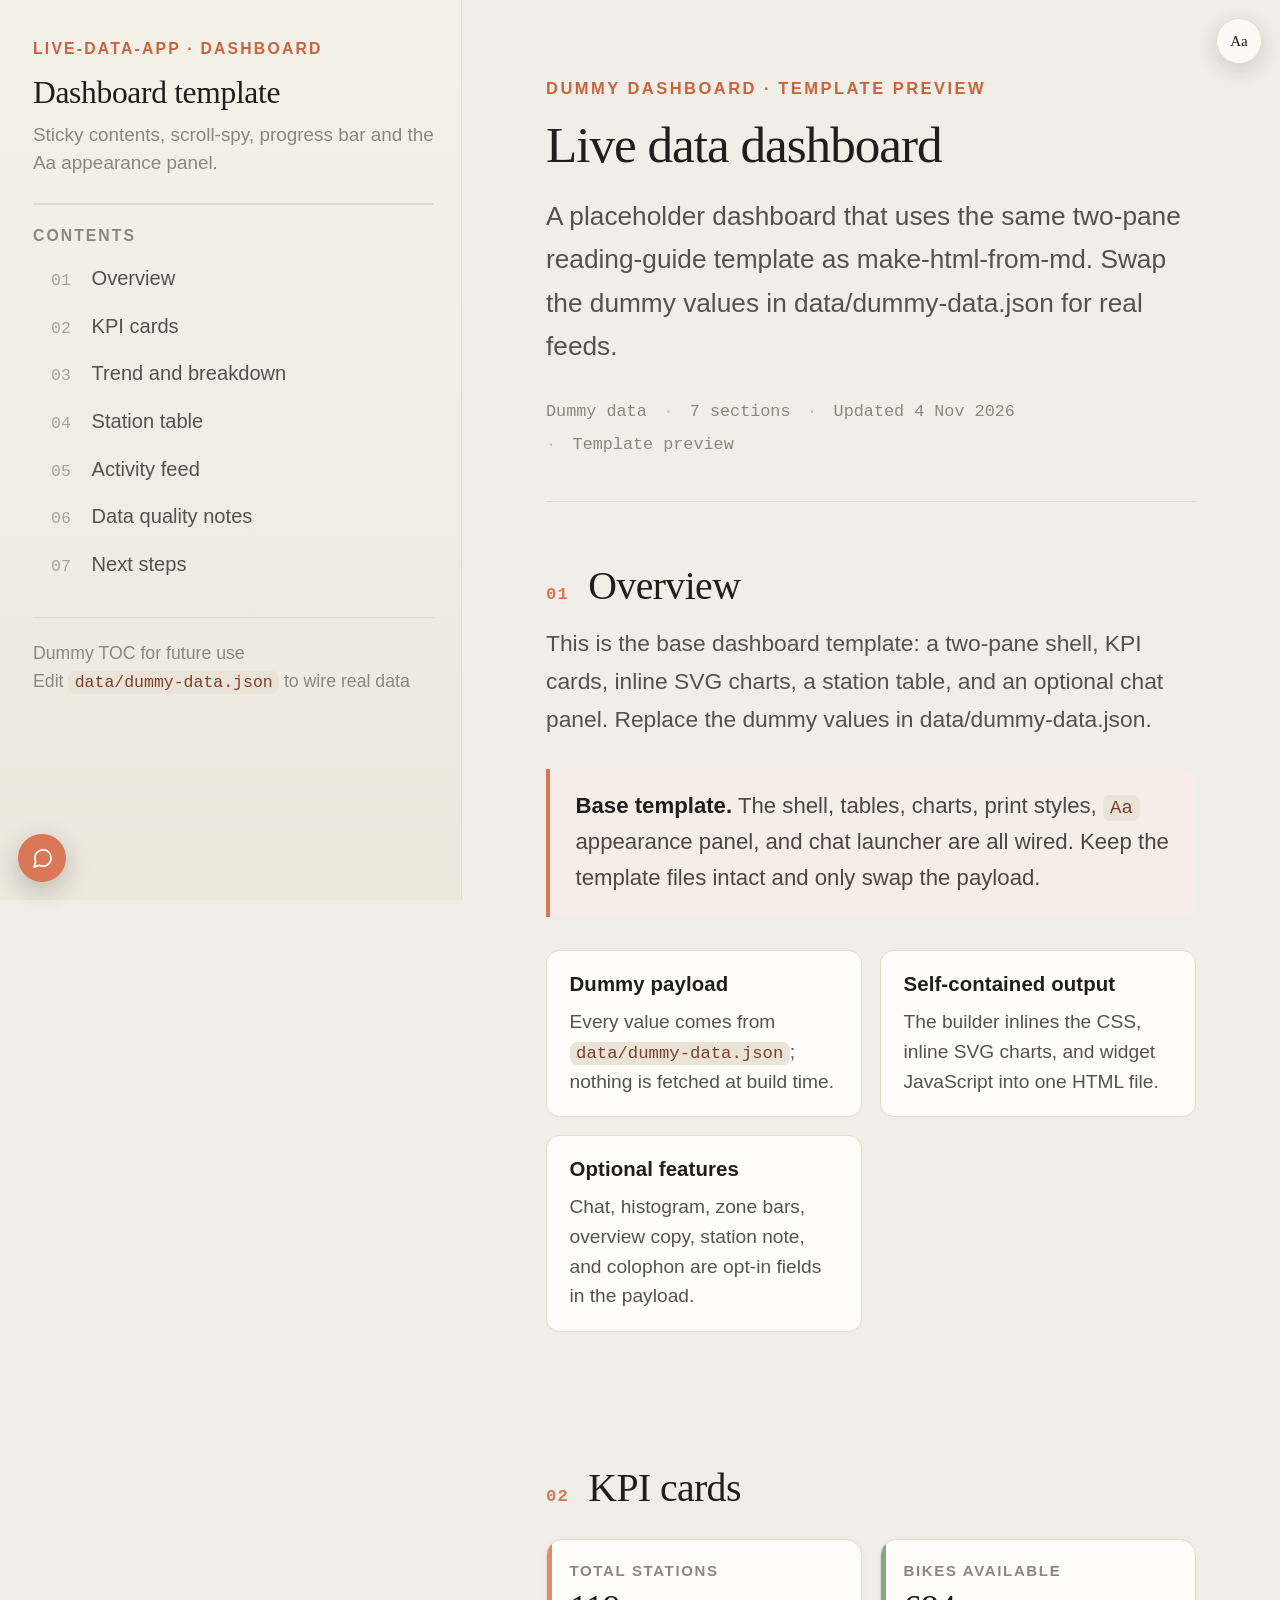
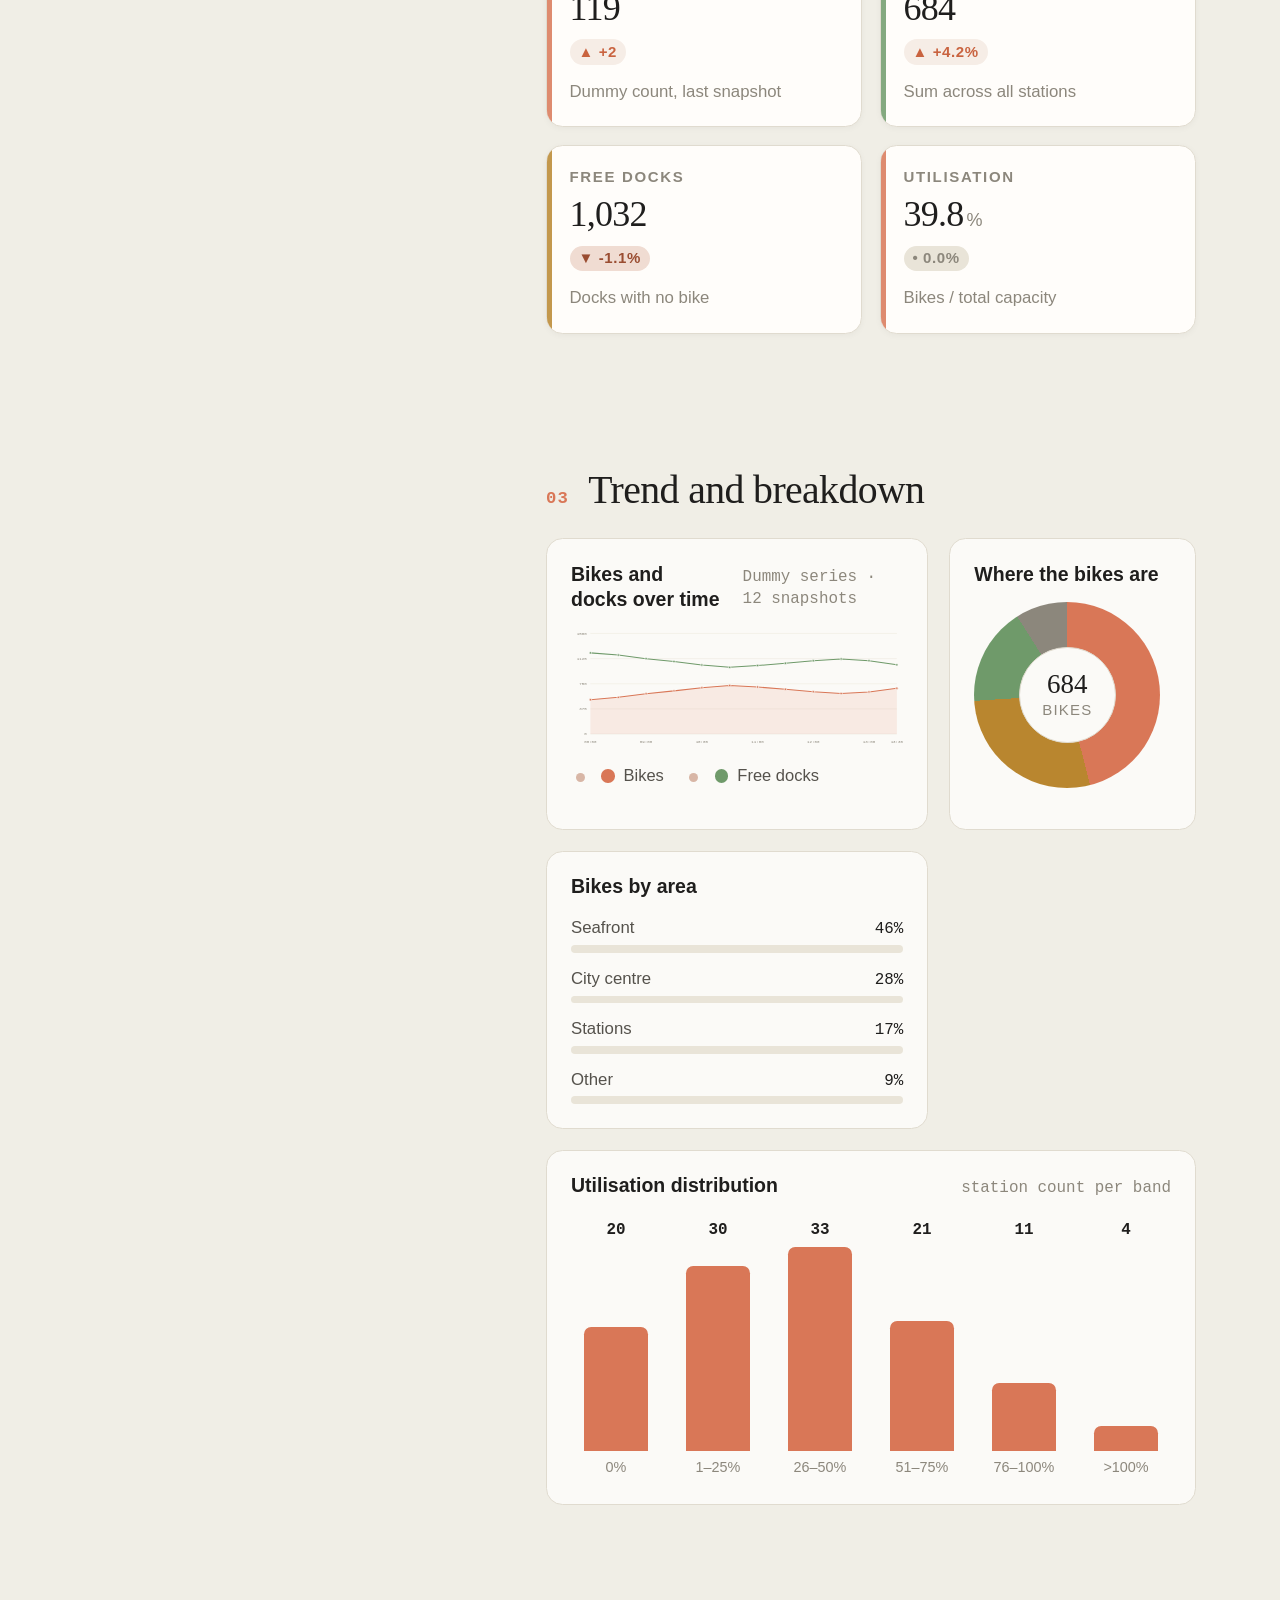
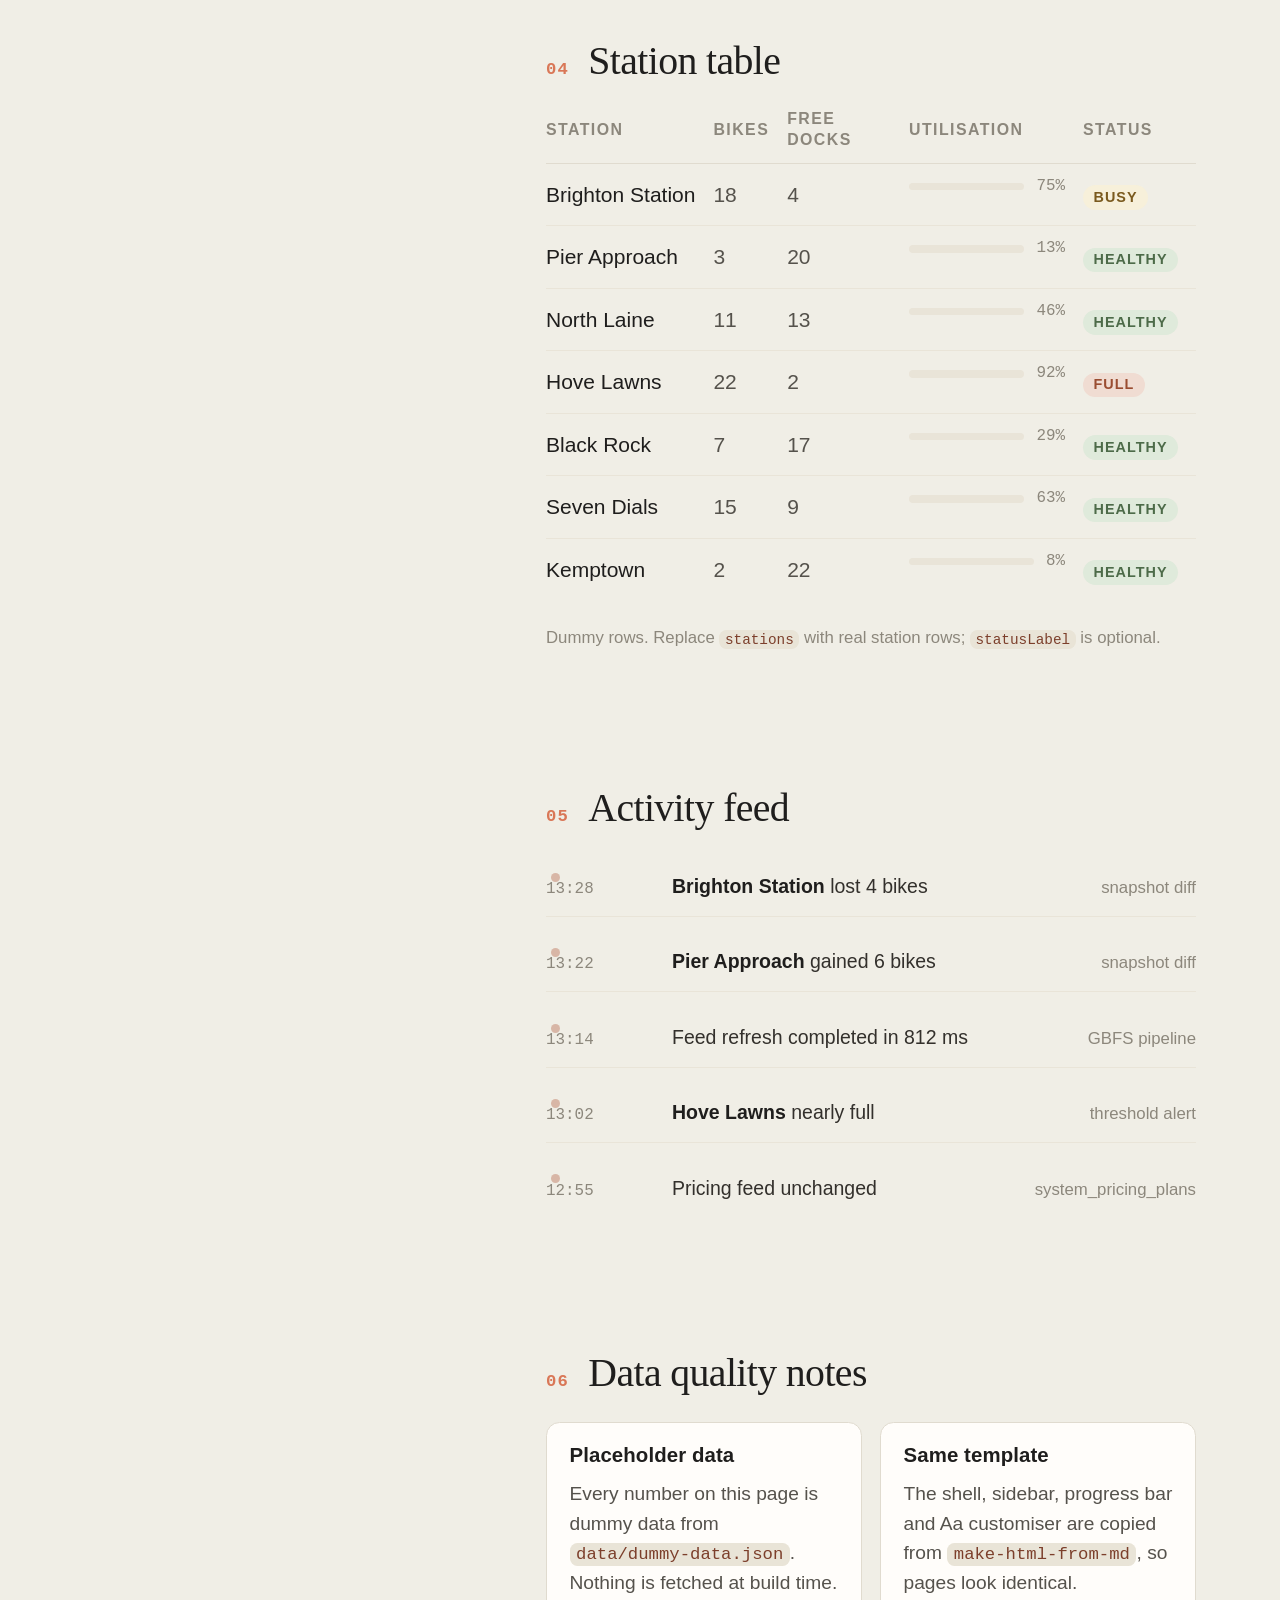
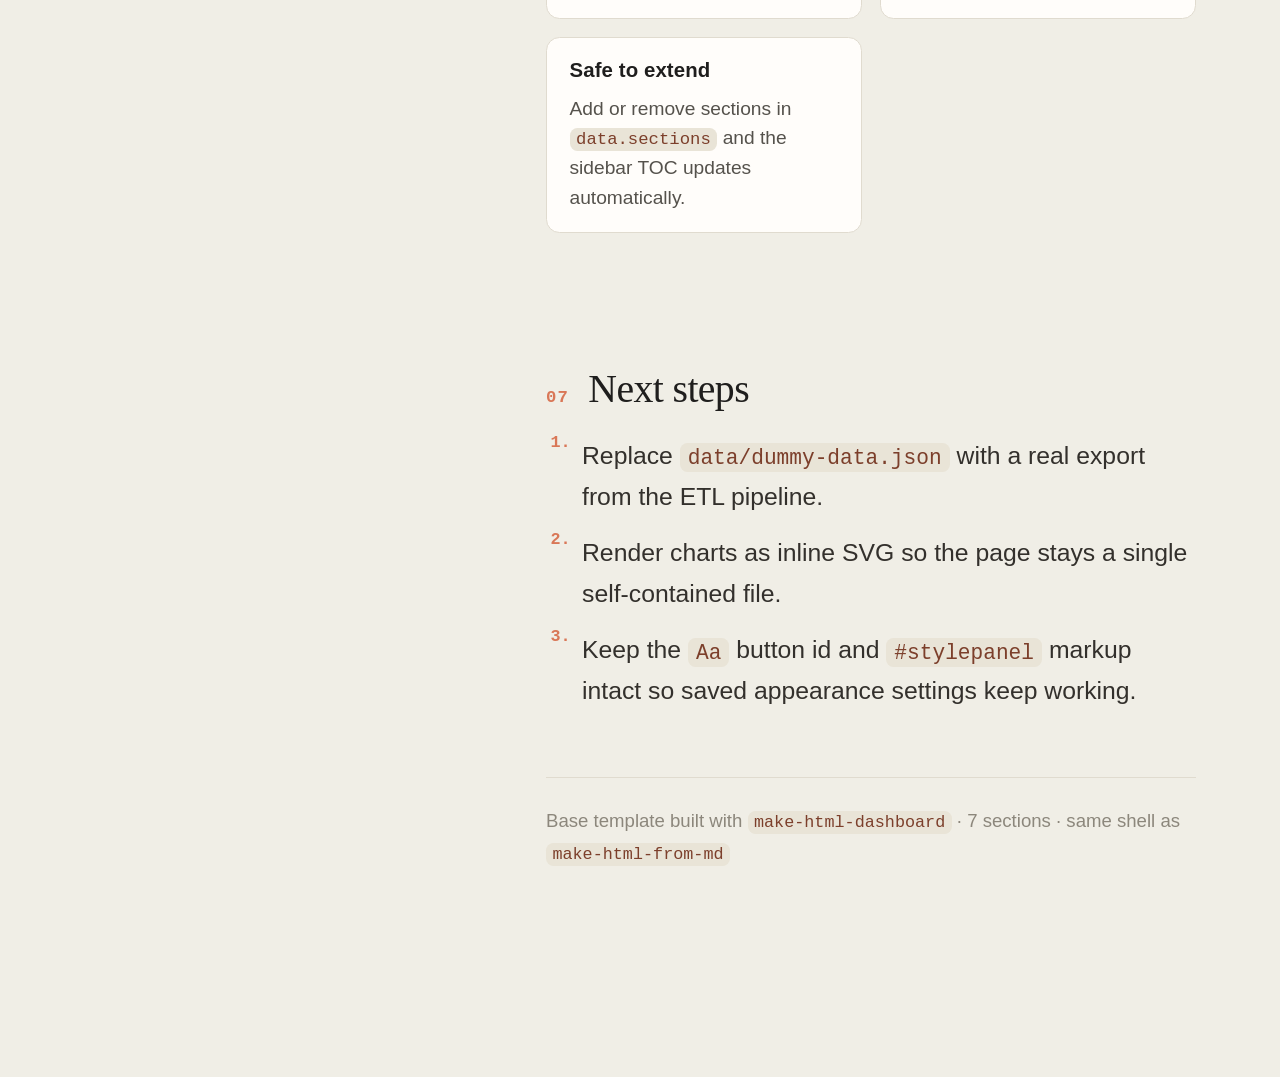
<file: skills/make-html-dashboard/examples/dashboard.html>
<!DOCTYPE html>
<html lang="en">
<head>
<meta charset="UTF-8">
<meta name="viewport" content="width=device-width, initial-scale=1.0">
<title>Dummy Dashboard · live-data-app</title>
<style>
html{font-size:var(--root-size,24px)}

:root{
  --paper:#f0eee6; --surface:#fbfaf7; --ivory:#fffdfa; --ink:#1f1e1d;
  --prose:#33302c; --muted:#55524c; --stone:#8c877c;
  --line:#e0dbcf; --line-soft:#e9e4d8; --tint:#f6ede6;
  --terra:#d97757; --terra-dark:#c9633f; --amber:#b9862f;
  --code-bg:#23211e; --code-bar:#2b2823; --code-line:#3a3732;
  --code-ink:#f2ece1; --code-dim:#a9a294; --code-accent:#f0b49a;
  --sidebar:19.25rem; --measure:46rem;
  --sans:-apple-system,'Segoe UI',Inter,Helvetica,Arial,sans-serif;
  --serif:'Iowan Old Style',Palatino,'Palatino Linotype','Book Antiqua',Georgia,serif;
  --mono:'JetBrains Mono','Fira Code',ui-monospace,SFMono-Regular,Consolas,monospace;
}
html[data-theme="dark"]{
  --paper:#14171b; --surface:#1b1f24; --ivory:#232830; --ink:#eef2f6;
  --prose:#c7d0d8; --muted:#9aa7b4; --stone:#7f8c99;
  --line:#303944; --line-soft:#263039; --tint:#252f3b;
  --terra:#e08a6a; --terra-dark:#eda07e; --amber:#d3a44a;
  --code-bg:#111418; --code-bar:#181d22; --code-line:#2b343e;
  --code-ink:#eef2f6; --code-dim:#8f9ba7; --code-accent:#f0b49a;
}
*{box-sizing:border-box}
html{scroll-behavior:smooth}
body{
  margin:0; background:var(--paper); color:var(--prose);
  font:1.03125rem/var(--lh-body,1.66) var(--sans);
  -webkit-font-smoothing:antialiased;
}
::selection{background:#f0d3c6; color:#2a2622}
html[data-theme="dark"] ::selection{background:#4a2f28; color:#f2ece1}

/* ---------- shell ---------- */
.shell{display:grid; grid-template-columns:var(--sidebar) minmax(0,1fr); align-items:start}
.sidebar{
  position:sticky; top:0; height:100vh; overflow-y:auto; overscroll-behavior:contain;
  scrollbar-width:thin; scrollbar-color:#cec6b5 transparent;
  padding:1.625rem 1.125rem 2.125rem 1.375rem;
  border-right:0.0625rem solid var(--line);
  background:linear-gradient(180deg,#f4f1e9,#efece3 60%,#ece8de);
}
html[data-theme="dark"] .sidebar{
  scrollbar-color:#3a4652 transparent;
  background:linear-gradient(180deg,#1d2228,#191e23 60%,#171b20);
}
.side-kicker{
  display:block; margin:0 0 0.625rem; color:var(--terra-dark);
  font:600 0.65625rem/1.3 var(--sans); letter-spacing:.14em; text-transform:uppercase; text-decoration:none;
}
.side-title{
  margin:0; color:var(--ink); font:500 1.3125rem/1.2 var(--serif); letter-spacing:-.01em;
}
.side-sub{margin:0.375rem 0 0; color:var(--stone); font-size:0.7875rem; line-height:1.45}
.side-rule{height:0.0625rem; margin:1.125rem 0 0.875rem; background:var(--line)}
.side-label{
  margin:0 0 0.375rem; color:var(--stone);
  font:600 0.65625rem/1.3 var(--sans); letter-spacing:.13em; text-transform:uppercase;
}
.toc{display:flex; flex-direction:column; gap:0.0625rem}
.toc a{
  display:flex; gap:0.5625rem; align-items:baseline;
  padding:0.375rem 0.5625rem 0.375rem 0.625rem; border-left:0.125rem solid transparent; border-radius:0 0.4375rem 0.4375rem 0;
  color:var(--muted); font-size:0.8375rem; line-height:1.4; text-decoration:none;
  transition:background .14s,color .14s,border-color .14s;
}
.toc a .n{color:#a9a294; font:0.6875rem/1 var(--mono); flex:0 0 1.125rem}
.toc a:hover{background:#e8e3d6; color:var(--ink)}
html[data-theme="dark"] .toc a .n{color:#7f8c99}
html[data-theme="dark"] .toc a:hover{background:#252f3b}
.toc a.active{background:var(--tint); border-left-color:var(--terra); color:var(--ink); font-weight:600}
.toc a.active .n{color:var(--terra-dark)}
.toc a.l3{padding-left:1.25rem; font-size:0.78rem}
.toc a.l4{padding-left:1.85rem; font-size:0.73rem}
.toc a.l3 .n,
.toc a.l4 .n{display:none}
html[data-theme="dark"] .toc a.l3:hover,
html[data-theme="dark"] .toc a.l4:hover{background:#222930}
.side-foot{
  margin-top:1.25rem; padding-top:0.875rem; border-top:0.0625rem solid var(--line);
  color:var(--stone); font-size:0.7375rem; line-height:1.6;
}
.side-foot code{font-size:0.6875rem}

.progress{position:fixed; top:0; left:var(--sidebar); right:0; height:0.125rem; z-index:40; background:transparent}
.progress span{display:block; height:100%; width:0; background:var(--terra); transition:width .1s linear}

.sidebar::-webkit-scrollbar{width:0.4375rem}
.sidebar::-webkit-scrollbar-thumb{background:#d5ccbb; border-radius:0.5rem}
html[data-theme="dark"] .sidebar::-webkit-scrollbar-thumb{background:#3a4652}
.sidebar::-webkit-scrollbar-track{background:transparent}

/* ---------- content pane ---------- */
.pane{padding:3.25rem 3.5rem 8.75rem; min-width:0}
.inner{max-width:var(--measure); margin:0 auto}

.page-heading{margin:0 0 2.125rem; padding-bottom:1.75rem; border-bottom:0.0625rem solid var(--line)}
.page-heading .eyebrow{
  margin:0 0 0.75rem; color:var(--terra-dark);
  font:600 0.6875rem/1.3 var(--sans); letter-spacing:.15em; text-transform:uppercase;
}
h1{
  margin:0; color:var(--ink); font:500 clamp(2.125rem,4vw,2.875rem)/1.1 var(--serif); letter-spacing:-.02em;
}
.page-heading .lede{margin:0.875rem 0 0; color:var(--muted); font-size:1.09375rem; max-width:38rem}
.meta{
  margin:1.25rem 0 0; display:flex; flex-wrap:wrap; gap:0.25rem 0.6875rem;
  color:var(--stone); font:0.7rem/1.6 var(--mono);
}
.meta span::before{content:"\00b7"; margin-right:0.6875rem; color:#c3bcae}
html[data-theme="dark"] .meta span::before{color:#4a5560}
.meta span:first-child::before{content:none; margin:0}

section{padding-top:0.375rem; margin:0 0 2.75rem}
section:first-of-type h2{margin-top:0}
h2{
  display:flex; gap:0.8125rem; align-items:baseline;
  margin:2.375rem 0 0.875rem; color:var(--ink);
  font:500 1.65625rem/1.22 var(--serif); letter-spacing:-.015em;
  scroll-margin-top:1.625rem;
}
h2 .num{
  flex:0 0 auto; color:var(--terra); padding-top:0.125rem;
  font:600 0.71875rem/1 var(--mono); letter-spacing:.06em;
}
h3{
  margin:1.875rem 0 0.625rem; color:var(--ink);
  font:600 0.96875rem/1.4 var(--sans); letter-spacing:.005em;
}
h4{
  margin:1.5rem 0 0.5rem; color:var(--ink);
  font:600 0.85rem/1.35 var(--sans); letter-spacing:.005em;
}
h5{
  margin:1.25rem 0 0.4rem; color:var(--ink);
  font:600 0.8rem/1.3 var(--sans); letter-spacing:.005em;
}
p{margin:0 0 0.875rem}
p + p{margin-top:-0.125rem}
strong{color:var(--ink); font-weight:600}
em{font-style:italic; color:var(--ink)}
a{color:var(--terra-dark); text-decoration-thickness:0.0625rem; text-underline-offset:0.125rem}

ul{margin:0 0 1rem; padding-left:0; list-style:none}
ol{margin:0 0 1rem; padding-left:0; list-style:none; counter-reset:item}
ol li{position:relative; margin:0 0 0.625rem; padding-left:1.5rem}
ol li::before{
  content:counter(item) "."; counter-increment:item; position:absolute; left:0.1875rem; top:0;
  color:var(--terra); font:600 0.7rem/1 var(--mono);
}
ul li{position:relative; margin:0 0 0.625rem; padding-left:1.25rem}
ul li::before{
  content:""; position:absolute; left:0.1875rem; top:.66em;
  width:0.375rem; height:0.375rem; border-radius:50%; background:#d8b6a6;
}
html[data-theme="dark"] ul li::before{background:#8a5a48}
li strong{color:var(--ink)}

code{
  padding:.12em .38em; border-radius:0.3125rem; background:#e9e4d7; color:#7c3f2b;
  font:.855em/1.5 var(--mono); word-break:break-word;
}
html[data-theme="dark"] code{background:#2b2521; color:#f0b49a}

/* ---------- callouts ---------- */
.callout{
  margin:1.25rem 0 1.375rem; padding:0.8125rem 1.0625rem 0.875rem;
  border-left:0.1875rem solid var(--terra); border-radius:0 0.5625rem 0.5625rem 0;
  background:var(--tint); color:#4b4741; font-size:0.925rem; line-height:1.62;
}
.callout strong{color:var(--ink)}
.callout.warn{border-left-color:var(--amber); background:#f7f0da; color:#4e4734}
html[data-theme="dark"] .callout{color:var(--prose)}
html[data-theme="dark"] .callout.warn{background:#2e2a1e; color:#d8cfb8}

/* ---------- FAQ dropdowns ---------- */
details.faq{
  margin:0.75rem 0 1rem; border:0.0625rem solid var(--line);
  border-radius:0.5625rem; background:var(--surface); overflow:hidden;
}
details.faq summary{
  cursor:pointer; padding:0.6875rem 0.875rem; color:var(--ink);
  font-weight:600; line-height:1.45; list-style:none;
}
details.faq summary::-webkit-details-marker{display:none}
details.faq summary::before{
  content:'▸'; display:inline-block; width:1.15em; color:var(--terra-dark);
  transition:transform .15s;
}
details.faq[open] summary::before{content:'▾'}
details.faq[open] summary{border-bottom:0.0625rem solid var(--line-soft)}
details.faq > p{
  margin:0; padding:0.75rem 0.875rem 0.875rem 1.9rem;
  color:var(--prose); font-size:0.925rem; line-height:1.62;
}
html[data-theme="dark"] details.faq summary{color:var(--ink)}
html[data-theme="dark"] details.faq > p{color:var(--prose)}

/* ---------- code ---------- */
figure.code, figure.ascii{margin:1.125rem 0 1.375rem; border-radius:0.6875rem; overflow:hidden}
figure.code{margin-left:-1.375rem; margin-right:-1.375rem}
figure.code{background:var(--code-bg); border:0.0625rem solid #34312b; box-shadow:0 0.125rem 0.625rem rgba(31,30,29,.07)}
html[data-theme="dark"] figure.code{border-color:#2b343e; box-shadow:0 0.125rem 0.625rem rgba(0,0,0,.28)}
figure.code figcaption{
  display:flex; justify-content:space-between; gap:0.75rem; align-items:center;
  padding:0.5rem 0.875rem; background:var(--code-bar); border-bottom:0.0625rem solid var(--code-line);
  color:var(--code-accent); font:0.7125rem/1.4 var(--mono); letter-spacing:.02em;
}
figure.code figcaption .lang{color:#7d776b; font-size:0.6625rem; letter-spacing:.1em; text-transform:uppercase}
html[data-theme="dark"] figure.code figcaption .lang{color:#8f9ba7}
figure.code pre{
  margin:0; padding:0.9375rem 1.125rem 1.0625rem; overflow-x:auto;
  color:var(--code-ink); font:var(--fs-code,0.775rem)/1.66 var(--mono); tab-size:2;
  white-space:pre-wrap; overflow-wrap:break-word;
}
figure.ascii{
  border:0.0625rem dashed #d3ccbb; background:#f7f4ec;
}
html[data-theme="dark"] figure.ascii{border-color:#3a4652; background:#1b2026}
figure.ascii figcaption{
  padding:0.4375rem 0.875rem 0; color:var(--stone);
  font:600 0.65rem/1.4 var(--sans); letter-spacing:.12em; text-transform:uppercase;
}
figure.ascii pre{
  margin:0; padding:0.6875rem 0.875rem 0.9375rem; overflow-x:auto;
  color:#4c483f; font:0.76875rem/1.55 var(--mono); white-space:pre;
}
html[data-theme="dark"] figure.ascii pre{color:#c7d0d8}

/* ---------- tables ---------- */
.table-wrap{margin:1rem 0 1.375rem; overflow-x:auto; scrollbar-width:thin; scrollbar-color:#cec6b5 transparent}
.table-wrap::-webkit-scrollbar{height:0.4375rem}
.table-wrap::-webkit-scrollbar-thumb{background:#d5ccbb; border-radius:0.5rem}
html[data-theme="dark"] .table-wrap{scrollbar-color:#3a4652 transparent}
html[data-theme="dark"] .table-wrap::-webkit-scrollbar-thumb{background:#3a4652}
table{width:100%; border-collapse:collapse; font-size:0.875rem; line-height:1.5}
thead th{
  padding:0 0.75rem 0.5rem 0; border-bottom:0.0625rem solid var(--line); text-align:left;
  color:var(--stone); font:600 0.6625rem/1.3 var(--sans); letter-spacing:.09em; text-transform:uppercase;
}
tbody td{padding:0.625rem 0.75rem 0.625rem 0; border-bottom:0.0625rem solid var(--line-soft); vertical-align:top; color:var(--muted)}
tbody tr:last-child td{border-bottom:none}
tbody td:first-child{color:var(--ink)}
tbody td code{font-size:0.75rem}
tbody td:first-child{white-space:nowrap}
.tag{
  display:inline-block; margin-left:0.375rem; padding:0.0625rem 0.375rem; border-radius:1.25rem;
  background:#f0dcd2; color:#9a4d31; font:600 0.6rem/1.5 var(--sans); letter-spacing:.08em; text-transform:uppercase;
}
html[data-theme="dark"] .tag{background:#3a2a24; color:#f0b49a}

.table-wrap.dense table{font-size:0.8125rem}
.table-wrap.dense tbody td, .table-wrap.dense td code{white-space:normal; overflow-wrap:anywhere}
.table-wrap.dense tbody td{padding-right:0.625rem}
.table-wrap.dense tbody td:first-child{min-width:8.5rem}

/* ---------- footer ---------- */
.colophon{
  margin-top:3.5rem; padding-top:1.125rem; border-top:0.0625rem solid var(--line);
  color:var(--stone); font-size:0.775rem; line-height:1.7;
}
.colophon code{font-size:0.7rem}

/* ---------- narrow ---------- */
@media (max-width: 940px){
  .shell{grid-template-columns:1fr}
  .sidebar{position:static; height:auto; border-right:none; border-bottom:0.0625rem solid var(--line); padding:1.375rem 1.25rem 1.125rem}
  .toc{flex-direction:row; flex-wrap:wrap; gap:0.25rem 0.375rem}
  .toc a{padding:0.3125rem 0.5625rem; border-left:none; border-radius:0.4375rem; background:#eae5d8; font-size:0.775rem}
  html[data-theme="dark"] .toc a{background:#252f3b}
  .toc a .n{flex:0 0 auto}
  .toc a.active{border-left:none}
  .toc a.l3{font-size:0.74rem}
  .toc a.l4{font-size:0.70rem}
  .side-foot{display:none}
  .progress{left:0}
  .pane{padding:1.875rem 1.25rem 5.625rem}
  h2{font-size:1.4375rem}
  .table-wrap{margin-left:0; margin-right:0}
  figure.code{margin-left:0; margin-right:0}
  thead th{white-space:nowrap}
  tbody td, tbody td code{white-space:normal; overflow-wrap:anywhere}
}

/* ---------- print ---------- */
@media print{
  :root,html[data-theme="dark"]{ --paper:#fff !important; --surface:#fff !important; --ivory:#fff !important; --ink:#1f1e1d !important; --prose:#33302c !important; --muted:#44423d !important; --stone:#6b675f !important; --line:#d8d3c8 !important; --line-soft:#e8e4da !important; --tint:#f8f2ec !important; --terra:#c9633f !important; --terra-dark:#a14e2f !important; --amber:#8a6420 !important; --code-bg:#f6f4ef !important; --code-bar:#efece3 !important; --code-line:#ddd8cc !important; --code-ink:#26241f !important; --code-dim:#6b675f !important; --code-accent:#8f3f27}

  .sidebar,.progress{display:none}
  .shell{display:block}
  .pane{padding:0}
  body{background:#fff; font-size:10.5pt}
  h2{break-after:avoid} figure,table,.callout,details.faq{break-inside:avoid}
  figure.code{margin-left:0; margin-right:0}
  a{color:inherit; text-decoration:none}
}
/* ---------- appearance panel (the rounded "Aa" button, top right) ---------- */

#stylebtn{
  position:fixed; z-index:60; right:18px; top:18px; bottom:auto;
  display:grid; place-items:center; width:46px; height:46px; padding:0;
  border:1px solid var(--line); border-radius:50%;
  background:var(--surface); color:var(--ink);
  box-shadow:0 6px 22px rgba(31,30,29,.16);
  font:500 15px/1 var(--serif); cursor:pointer;
  transition:border-color .14s, color .14s, transform .14s;
}
#stylebtn:hover{border-color:var(--terra); color:var(--terra-dark); transform:translateY(-1px)}
#stylebtn:focus-visible{outline:2px solid var(--terra); outline-offset:2px}
#stylebtn[aria-expanded="true"]{border-color:var(--terra); color:var(--terra-dark)}

#stylepanel{
  position:fixed; z-index:61; right:18px; top:76px; bottom:auto;
  display:flex; flex-direction:column; width:372px;
  max-height:calc(100vh - 94px);
  border:1px solid var(--line); border-radius:14px;
  background:var(--surface); color:var(--ink);
  box-shadow:0 18px 50px rgba(31,30,29,.24);
  font:12.5px/1.45 var(--sans);
}
#stylepanel[hidden]{display:none}

.sp-head{
  display:flex; align-items:center; gap:8px;
  padding:11px 13px; border-bottom:1px solid var(--line-soft);
}
.sp-head h2{margin:0; padding:0; border:0; display:block; font:600 13px/1.2 var(--sans); color:var(--ink)}
.sp-head h2::before{content:none}

.sp-head select,.sp-foot button{
  padding:5px 9px; border:1px solid var(--line); border-radius:7px;
  background:var(--ivory); color:var(--ink);
  font:12.5px/1.3 var(--sans); cursor:pointer;
}
.sp-head select:focus-visible,.sp-foot button:focus-visible{outline:2px solid var(--terra); outline-offset:1px}

#sp-close{
  width:26px; height:26px; padding:0; border:1px solid transparent; border-radius:50%;
  background:none; color:var(--stone); font:14px/1 var(--sans); cursor:pointer;
}
#sp-close:hover{border-color:var(--line); color:var(--ink)}

.sp-body{padding:2px 13px 12px; overflow-x:hidden; overflow-y:auto; scrollbar-width:thin}

.sp-group{padding:11px 0; border-bottom:1px solid var(--line-soft)}
.sp-group:last-child{border-bottom:0}
.sp-group h3{
  margin:0 0 8px; color:var(--stone);
  font:700 9.5px/1.2 var(--sans); letter-spacing:.12em; text-transform:uppercase;
}
.sp-group h3 .tag{margin-left:6px; color:var(--terra-dark); letter-spacing:.04em; text-transform:none}

.sp-row{display:grid; grid-template-columns:1fr auto; gap:2px 10px; align-items:baseline; margin:9px 0}
.sp-row label{color:var(--muted)}
.sp-row > *{min-width:0}
.sp-row output{color:var(--ink); font-variant-numeric:tabular-nums; font-size:11.5px}
.sp-row input[type="range"]{grid-column:1/-1; width:100%; margin:3px 0 0; accent-color:var(--terra)}
.sp-row select{
  grid-column:1/-1; width:100%; margin-top:4px; padding:5px 8px;
  border:1px solid var(--line); border-radius:7px;
  background:var(--ivory); color:var(--ink); font:12px/1.4 var(--sans); cursor:pointer;
}
.sp-row select:focus-visible{outline:2px solid var(--terra); outline-offset:1px}

.sp-colors label{
  display:grid; grid-template-columns:26px 1fr auto; gap:8px; align-items:center; padding:2px 0;
}
.sp-colors .swatch-label{overflow:hidden; color:var(--muted); text-overflow:ellipsis; white-space:nowrap}
.sp-colors input[type="color"]{
  width:26px; height:22px; padding:0; border:1px solid var(--line); border-radius:6px;
  background:none; cursor:pointer;
}
.sp-colors .hex{color:var(--stone); font:11px/1 var(--mono)}

.sp-foot{
  display:flex; align-items:center; gap:8px;
  padding:10px 13px; border-top:1px solid var(--line-soft);
}
.sp-foot .spacer{flex:1}

@media (max-width:520px){
  #stylepanel{right:8px; left:8px; width:auto; top:72px; bottom:auto}
}

@media print{
  #stylebtn,#stylepanel{display:none !important}
}


/* ============================================================
   Dashboard components layered on the shared reading-guide
   template (theme.css). All colours come from the same tokens,
   so the Aa customiser and dark mode apply automatically.
   ============================================================ */

/* ---------- section chrome ---------- */
section{gap:0}
.section-lede{margin:-0.25rem 0 1.25rem; color:var(--muted); font-size:0.95rem}

/* ---------- KPI cards ---------- */
.stat-grid{
  display:grid; grid-template-columns:repeat(auto-fit,minmax(10.5rem,1fr));
  gap:0.75rem; margin:1.125rem 0 1.5rem;
}
.stat-card{
  position:relative; overflow:hidden;
  padding:0.875rem 0.9375rem 0.9375rem;
  border:0.0625rem solid var(--line); border-radius:0.6875rem;
  background:var(--ivory);
  box-shadow:0 0.0625rem 0.25rem rgba(31,30,29,.04);
}
.stat-card::before{
  content:""; position:absolute; left:0; top:0; bottom:0; width:0.1875rem;
  background:var(--terra); opacity:.85;
}
.stat-card.is-warn::before{background:var(--amber)}
.stat-card.is-good::before{background:#6f9a6a}
html[data-theme="dark"] .stat-card{box-shadow:0 0.0625rem 0.375rem rgba(0,0,0,.25)}
.stat-label{
  margin:0 0 0.375rem; color:var(--stone);
  font:600 0.625rem/1.3 var(--sans); letter-spacing:.11em; text-transform:uppercase;
}
.stat-value{
  margin:0; color:var(--ink);
  font:500 1.5rem/1.05 var(--serif); letter-spacing:-.02em;
}
.stat-value .unit{margin-left:.16em; color:var(--stone); font:500 .75rem/1 var(--sans); letter-spacing:0}
.stat-delta{
  display:inline-flex; align-items:center; gap:.25rem; margin-top:.5rem;
  padding:.0625rem .375rem; border-radius:1.25rem;
  background:var(--tint); color:var(--terra-dark);
  font:600 .625rem/1.5 var(--sans); letter-spacing:.04em;
}
.stat-delta.down{background:#f0dcd2; color:#9a4d31}
.stat-delta.flat{background:var(--line-soft); color:var(--stone)}
html[data-theme="dark"] .stat-delta.down{background:#3a2a24; color:#f0b49a}
html[data-theme="dark"] .stat-delta.flat{background:#263039; color:#9aa7b4}
.stat-hint{margin:.4375rem 0 0; color:var(--stone); font-size:.7rem; line-height:1.45}

/* ---------- chart cards ---------- */
.chart-grid{display:grid; grid-template-columns:1.55fr 1fr; gap:0.875rem; margin:1rem 0 1.5rem}
.chart-card{
  min-width:0; padding:0.9375rem 1rem 1rem;
  border:0.0625rem solid var(--line); border-radius:0.6875rem;
  background:var(--surface);
}
html[data-theme="dark"] .chart-card{background:var(--ivory)}
.chart-head{display:flex; align-items:baseline; justify-content:space-between; gap:.75rem; margin-bottom:.625rem}
.chart-title{margin:0; color:var(--ink); font:600 .8125rem/1.3 var(--sans)}
.chart-sub{margin:0; color:var(--stone); font:0.6625rem/1.4 var(--mono)}
.chart-svg{display:block; width:100%; height:auto; overflow:visible}
.chart-svg .grid{stroke:var(--line-soft); stroke-width:1}
.chart-svg .axis{fill:var(--stone); font:9px var(--mono)}
.chart-svg .series{fill:none; stroke-width:2.25; stroke-linecap:round; stroke-linejoin:round}
.chart-svg .series-area{stroke:none; opacity:.12}
.chart-svg .dot{stroke:var(--surface); stroke-width:1.5}
.legend{display:flex; flex-wrap:wrap; gap:.25rem .875rem; margin:.625rem 0 0; padding:0; list-style:none}
.legend li{display:flex; align-items:center; gap:.375rem; color:var(--muted); font-size:.6875rem}
.legend .swatch{width:.5625rem; height:.5625rem; border-radius:50%; flex:0 0 auto}

/* donut */
.donut-wrap{display:flex; align-items:center; gap:1rem; flex-wrap:wrap}
.donut{
  --p1:#d97757; --p2:#b9862f; --p3:#6f9a6a; --p4:#8c877c;
  position:relative; width:7.75rem; height:7.75rem; flex:0 0 auto; border-radius:50%;
  background:conic-gradient(var(--p1) 0 46%, var(--p2) 46% 74%, var(--p3) 74% 91%, var(--p4) 91% 100%);
}
.donut::after{
  content:""; position:absolute; inset:24%; border-radius:50%;
  background:var(--surface); border:0.0625rem solid var(--line);
}
html[data-theme="dark"] .donut::after{background:var(--ivory)}
.donut-center{
  position:absolute; inset:0; z-index:1; display:grid; place-content:center; text-align:center;
}
.donut-center strong{display:block; color:var(--ink); font:500 1.125rem/1.1 var(--serif)}
.donut-center span{color:var(--stone); font:0.625rem/1.3 var(--sans); letter-spacing:.08em; text-transform:uppercase}
.bars{flex:1 1 8rem; min-width:8rem; display:flex; flex-direction:column; gap:.5rem}
.bar-row{display:grid; grid-template-columns:1fr auto; gap:.125rem .5rem; align-items:baseline}
.bar-row .name{color:var(--muted); font-size:.7rem}
.bar-row .val{color:var(--ink); font:0.6625rem/1 var(--mono)}
.bar-track{grid-column:1/-1; height:.3125rem; border-radius:1rem; background:var(--line-soft); overflow:hidden}
.bar-fill{height:100%; border-radius:1rem; background:var(--terra)}

/* ---------- pills / status ---------- */
.pill{
  display:inline-block; padding:0.0625rem 0.4375rem; border-radius:1.25rem;
  font:600 0.6rem/1.5 var(--sans); letter-spacing:.07em; text-transform:uppercase; white-space:nowrap;
}
.pill.good{background:#dfeadb; color:#4d6b49}
.pill.warn{background:#f7f0da; color:#7a5a1e}
.pill.bad{background:#f0dcd2; color:#9a4d31}
html[data-theme="dark"] .pill.good{background:#243328; color:#a9c7a3}
html[data-theme="dark"] .pill.warn{background:#2e2a1e; color:#d8cfb8}
html[data-theme="dark"] .pill.bad{background:#3a2a24; color:#f0b49a}

/* ---------- station table ---------- */
.util{display:flex; align-items:center; gap:.5rem; min-width:6.5rem}
.util-track{flex:1; height:.3125rem; border-radius:1rem; background:var(--line-soft); overflow:hidden}
.util-fill{height:100%; border-radius:1rem; background:var(--terra)}
.util-fill.mid{background:var(--amber)}
.util-fill.high{background:#6f9a6a}
.util em{color:var(--stone); font:0.6625rem/1 var(--mono); font-style:normal}
.table-note{margin:-.375rem 0 0; color:var(--stone); font-size:.7rem}

/* ---------- activity feed ---------- */
.feed{margin:1rem 0 1.5rem; padding:0; list-style:none}
.feed li{
  display:grid; grid-template-columns:4.5rem 1fr auto; gap:.75rem; align-items:baseline;
  padding:.5625rem 0; border-bottom:0.0625rem solid var(--line-soft);
}
.feed li:last-child{border-bottom:0}
.feed time{color:var(--stone); font:0.6625rem/1.4 var(--mono)}
.feed .what{color:var(--prose); font-size:.8125rem}
.feed .what strong{color:var(--ink)}
.feed .where{color:var(--stone); font-size:.7rem}

/* ---------- notes / callout grid ---------- */
.note-grid{display:grid; grid-template-columns:repeat(auto-fit,minmax(13rem,1fr)); gap:.75rem; margin:1rem 0 1.5rem}
.note-card{padding:.8125rem .9375rem; border:0.0625rem solid var(--line); border-radius:.5625rem; background:var(--ivory)}
.note-card h4{margin:0 0 .375rem}
.note-card p{margin:0; color:var(--muted); font-size:.8rem; line-height:1.55}
.note-card code{font-size:.72rem}

/* ---------- footer spacing ---------- */
.colophon{margin-top:2.5rem}

@media (max-width: 940px){
  .chart-grid{grid-template-columns:1fr}
  .feed li{grid-template-columns:3.75rem 1fr; gap:.25rem .625rem}
  .feed .where{display:none}
}

/* ---------- optional histogram (real-data dashboards) ---------- */
.chart-card.wide{grid-column:1/-1}
.hist{display:flex; align-items:flex-end; gap:.5rem; padding:.25rem 0 .125rem}
.hist-col{flex:1 1 0; min-width:0; display:flex; flex-direction:column; align-items:center; gap:.3rem}
.hist-col .count{color:var(--ink); font:600 .6625rem/1.2 var(--mono)}
.hist-bar-wrap{width:100%; height:8.5rem; display:flex; align-items:flex-end; justify-content:center}
.hist-bar{width:72%; max-width:3.25rem; min-height:.125rem; border-radius:.3rem .3rem 0 0; background:var(--terra)}
.hist-col .bin{max-width:100%; overflow:hidden; color:var(--stone); font:0.6rem/1.3 var(--sans); text-overflow:ellipsis; white-space:nowrap}
@media (max-width: 640px){
  .hist-col .count{font-size:.6rem}
  .hist-bar-wrap{height:6.5rem}
}

/* ============================================================
   Dashboard chat — floating bottom-left launcher + panel.
   Uses the shared theme tokens so light/dark mode follow the
   Aa customiser automatically.
   ============================================================ */

#chatbtn{
  position:fixed; z-index:70; left:18px; bottom:18px;
  display:grid; place-items:center; width:48px; height:48px; padding:0;
  border:0; border-radius:50%;
  background:var(--terra); color:#fff;
  box-shadow:0 8px 26px rgba(31,30,29,.24);
  cursor:pointer;
  transition:transform .14s, box-shadow .14s, background .14s;
}
#chatbtn:hover{transform:translateY(-2px); background:var(--terra-dark); box-shadow:0 10px 30px rgba(31,30,29,.3)}
#chatbtn:focus-visible{outline:2px solid var(--terra); outline-offset:3px}
#chatbtn svg{width:23px; height:23px; display:block}
#chatbtn[aria-expanded="true"]{background:var(--terra-dark)}

#chatpanel{
  position:fixed; z-index:71; left:18px; bottom:78px;
  display:flex; flex-direction:column;
  width:390px; max-width:calc(100vw - 24px);
  max-height:min(72vh, 620px);
  border:1px solid var(--line); border-radius:14px;
  background:var(--surface); color:var(--ink);
  box-shadow:0 20px 56px rgba(31,30,29,.28);
  overflow:hidden;
  transition:width .18s ease, height .18s ease, top .18s ease, left .18s ease, transform .18s ease;
}
#chatpanel[hidden]{display:none}

#chatpanel .chat-head{
  display:flex; align-items:flex-start; gap:10px;
  padding:12px 13px 10px; border-bottom:1px solid var(--line-soft);
  background:var(--surface);
}
#chatpanel .chat-head .chat-title-wrap{flex:1; min-width:0}
#chatpanel .chat-kicker{
  margin:0 0 2px; color:var(--terra-dark);
  font:600 14.25px/1.3 var(--sans); letter-spacing:.13em; text-transform:uppercase;
}
#chatpanel .chat-head h2{
  display:block; margin:0; padding:0; border:0;
  color:var(--ink); font:500 24px/1.2 var(--serif); letter-spacing:-.01em;
}
#chatpanel .chat-head h2 .num{display:none}
#chatpanel .chat-actions{display:flex; align-items:center; gap:2px; flex:0 0 auto}
#chat-close,#chat-expand{
  flex:0 0 auto; width:36px; height:36px; padding:0;
  border:1px solid transparent; border-radius:50%;
  background:none; color:var(--stone); font:21px/1 var(--sans); cursor:pointer;
  display:grid; place-items:center;
}
#chat-close:hover,#chat-expand:hover{border-color:var(--line); color:var(--ink)}
#chat-expand svg{width:20px; height:20px; display:block}
#chat-expand[aria-pressed="true"]{background:var(--tint); border-color:var(--line); color:var(--terra-dark)}

/* Expanded mode: centered in the viewport, two thirds wide, 2x type. */
#chatpanel.chat-wide{
  left:50%; right:auto; top:50%; bottom:auto;
  transform:translate(-50%,-50%);
  width:66.667vw; max-width:calc(100vw - 36px);
  height:min(82vh, 920px); max-height:calc(100vh - 48px);
  border-radius:18px;
}
#chatpanel.chat-wide .chat-head{padding:20px 22px 16px}
#chatpanel.chat-wide .chat-kicker{font-size:19px}
#chatpanel.chat-wide .chat-head h2{font-size:32px}
#chatpanel.chat-wide #chat-close,
#chatpanel.chat-wide #chat-expand{width:48px; height:48px; font-size:28px}
#chatpanel.chat-wide #chat-expand svg{width:26px; height:26px}
#chatpanel.chat-wide .chat-log{padding:20px 22px; gap:14px; max-height:none}
#chatpanel.chat-wide .chat-msg{
  max-width:92%; padding:14px 18px; border-radius:16px;
  font-size:25px; line-height:1.5;
}
#chatpanel.chat-wide .chat-msg pre{font-size:1em; padding:12px 14px}
#chatpanel.chat-wide .chat-typing span{width:9px; height:9px}
#chatpanel.chat-wide .chat-chips{padding:0 22px 14px; gap:9px}
#chatpanel.chat-wide .chat-chip{font-size:21px; padding:6px 14px; border-radius:24px}
#chatpanel.chat-wide .chat-form{padding:16px 20px; gap:12px}
#chatpanel.chat-wide #chat-input{
  font-size:25px; padding:12px 16px; border-radius:12px;
  min-height:3.5rem; max-height:9rem;
}
#chatpanel.chat-wide #chat-send{font-size:24px; padding:14px 24px; border-radius:12px}
#chatpanel.chat-wide .chat-foot{font-size:20px; padding:0 22px 16px}

.chat-log{
  flex:1 1 auto; min-height:130px; max-height:44vh;
  overflow-y:auto; overscroll-behavior:contain;
  padding:12px 12px 10px;
  display:flex; flex-direction:column; gap:8px;
  scrollbar-width:thin; scrollbar-color:var(--line) transparent;
}
.chat-log::-webkit-scrollbar{width:6px}
.chat-log::-webkit-scrollbar-thumb{background:var(--line); border-radius:8px}

.chat-msg{
  max-width:90%; padding:7px 10px;
  border-radius:10px; border:1px solid var(--line);
  background:var(--ivory); color:var(--prose);
  font:18.75px/1.52 var(--sans); overflow-wrap:anywhere;
}
.chat-msg.bot{align-self:flex-start; border-top-left-radius:3px}
.chat-msg.user{
  align-self:flex-end; border-color:transparent;
  border-top-right-radius:3px; background:var(--tint); color:var(--ink);
}
.chat-msg.error{border-color:var(--terra); background:#f7e8e1; color:#7c3f2b}
html[data-theme="dark"] .chat-msg.error{background:#3a241d; color:#f0b49a}
.chat-msg code{
  padding:.06em .28em; border-radius:4px;
  background:var(--line-soft); color:var(--terra-dark);
  font:.86em/1.45 var(--mono);
}
.chat-msg pre{
  margin:6px 0 2px; padding:7px 8px; border-radius:6px;
  background:var(--code-bg); color:var(--code-ink);
  overflow-x:auto; font:1.05rem/1.5 var(--mono);
}
.chat-msg pre code{background:none; color:inherit; padding:0}
.chat-msg strong{color:var(--ink)}
.chat-msg ul{margin:4px 0 2px; padding-left:1rem; list-style:disc}
.chat-msg ul li{margin:0; padding:0}
.chat-msg ul li::before{content:none}
.chat-typing{display:inline-flex; gap:4px; align-items:center; min-height:18px}
.chat-typing span{
  width:7px; height:7px; border-radius:50%; background:var(--stone);
  animation:chat-blink 1.2s infinite ease-in-out;
}
.chat-typing span:nth-child(2){animation-delay:.16s}
.chat-typing span:nth-child(3){animation-delay:.32s}
@keyframes chat-blink{0%,80%,100%{opacity:.25; transform:translateY(0)}40%{opacity:1; transform:translateY(-2px)}}

.chat-chips{display:flex; flex-wrap:wrap; gap:8px; padding:0 14px 11px}
.chat-chip{
  padding:5px 12px; border:1px solid var(--line); border-radius:20px;
  background:var(--ivory); color:var(--muted);
  font:16.5px/1.35 var(--sans); cursor:pointer; text-align:left;
}
.chat-chip:hover{border-color:var(--terra); color:var(--terra-dark)}

.chat-form{
  display:flex; gap:7px; align-items:flex-end;
  padding:13px 15px; border-top:1px solid var(--line-soft);
  background:var(--surface);
}
#chat-input{
  flex:1; min-width:0; resize:none;
  padding:7px 9px; border:1px solid var(--line); border-radius:8px;
  background:var(--ivory); color:var(--ink);
  font:18.75px/1.45 var(--sans);
  min-height:2.75rem;
  max-height:6.5rem;
}
#chat-input:focus{outline:2px solid var(--terra); outline-offset:1px}
#chat-input:disabled{opacity:.55; cursor:not-allowed}
#chat-send{
  flex:0 0 auto; padding:7px 12px; border:1px solid var(--terra); border-radius:8px;
  background:var(--terra); color:#fff; font:600 18px/1.4 var(--sans); cursor:pointer;
}
#chat-send:hover{background:var(--terra-dark); border-color:var(--terra-dark)}
#chat-send:disabled{opacity:.5; cursor:not-allowed}
#chat-send:focus-visible{outline:2px solid var(--terra); outline-offset:2px}

#chatpanel .chat-foot{
  margin:0; padding:0 12px 9px;
  color:var(--stone); font:15.75px/1.45 var(--sans);
  background:var(--surface);
}
#chatpanel .chat-foot code{font-size:.9em}

@media (max-width:760px){
  #chatpanel.chat-wide{
    left:8px; right:8px; width:auto; max-width:none;
    top:50%; bottom:auto; transform:translateY(-50%);
    height:min(86vh, 800px);
  }
}
@media (max-width:520px){
  #chatpanel{left:8px; right:8px; width:auto; bottom:72px; max-height:78vh}
  #chatbtn{left:12px; bottom:12px; width:44px; height:44px}
}

@media print{
  #chatbtn,#chatpanel{display:none !important}
}

</style>
<script>
(function () {
  try {
    var saved = JSON.parse(localStorage.getItem('mca-site-customiser:v2')) || {};
    var mode = saved.mode === 'light' || saved.mode === 'dark' ? saved.mode : 'auto';
    var dark = mode === 'dark' || (mode === 'auto' && window.matchMedia && window.matchMedia('(prefers-color-scheme: dark)').matches);
    document.documentElement.setAttribute('data-theme', dark ? 'dark' : 'light');
  } catch (e) { /* no stored preference */ }
})();

</script>
</head>
<body>
<div class="progress"><span id="bar"></span></div>
<div class="shell">

  <aside class="sidebar">
    <a class="side-kicker" href="#top">live-data-app &middot; dashboard</a>
    <p class="side-title">Dashboard template</p>
    <p class="side-sub">Sticky contents, scroll-spy, progress bar and the Aa appearance panel.</p>
    <div class="side-rule"></div>
    <p class="side-label">Contents</p>
    <nav class="toc" id="toc">
      <a href="#overview" class="l2"><span class="n">01</span><span>Overview</span></a>
      <a href="#kpis" class="l2"><span class="n">02</span><span>KPI cards</span></a>
      <a href="#trend" class="l2"><span class="n">03</span><span>Trend and breakdown</span></a>
      <a href="#stations" class="l2"><span class="n">04</span><span>Station table</span></a>
      <a href="#activity" class="l2"><span class="n">05</span><span>Activity feed</span></a>
      <a href="#quality" class="l2"><span class="n">06</span><span>Data quality notes</span></a>
      <a href="#next" class="l2"><span class="n">07</span><span>Next steps</span></a>
    </nav>
    <div class="side-foot">
      Dummy TOC for future use<br>Edit <code>data/dummy-data.json</code> to wire real data
    </div>
  </aside>

  <main class="pane" id="top">
    <div class="inner">
      <header class="page-heading">
        <p class="eyebrow">Dummy dashboard · template preview</p>
        <h1>Live data dashboard</h1>
        <p class="lede">A placeholder dashboard that uses the same two-pane reading-guide template as make-html-from-md. Swap the dummy values in data/dummy-data.json for real feeds.</p>
        <p class="meta">
          <span>Dummy data</span>
          <span>7 sections</span>
          <span>Updated 4 Nov 2026</span>
          <span>Template preview</span>
        </p>
      </header>

<section id="overview">
<h2><span class="num">01</span><span>Overview</span></h2>
<p class="section-lede">This is the base dashboard template: a two-pane shell, KPI cards, inline SVG charts, a station table, and an optional chat panel. Replace the dummy values in data/dummy-data.json.</p>
<div class="callout"><strong>Base template.</strong> The shell, tables, charts, print styles, <code>Aa</code> appearance panel, and chat launcher are all wired. Keep the template files intact and only swap the payload.</div>
<div class="note-grid">
  <article class="note-card">
    <h4>Dummy payload</h4>
    <p>Every value comes from <code>data/dummy-data.json</code>; nothing is fetched at build time.</p>
  </article>
  <article class="note-card">
    <h4>Self-contained output</h4>
    <p>The builder inlines the CSS, inline SVG charts, and widget JavaScript into one HTML file.</p>
  </article>
  <article class="note-card">
    <h4>Optional features</h4>
    <p>Chat, histogram, zone bars, overview copy, station note, and colophon are opt-in fields in the payload.</p>
  </article>
</div>
</section>

<section id="kpis">
<h2><span class="num">02</span><span>KPI cards</span></h2>
<div class="stat-grid">
  <article class="stat-card">
    <p class="stat-label">Total stations</p>
    <p class="stat-value">119</p>
    <span class="stat-delta">▲ +2</span>
    <p class="stat-hint">Dummy count, last snapshot</p>
  </article>
  <article class="stat-card is-good">
    <p class="stat-label">Bikes available</p>
    <p class="stat-value">684</p>
    <span class="stat-delta">▲ +4.2%</span>
    <p class="stat-hint">Sum across all stations</p>
  </article>
  <article class="stat-card is-warn">
    <p class="stat-label">Free docks</p>
    <p class="stat-value">1,032</p>
    <span class="stat-delta down">▼ -1.1%</span>
    <p class="stat-hint">Docks with no bike</p>
  </article>
  <article class="stat-card">
    <p class="stat-label">Utilisation</p>
    <p class="stat-value">39.8<span class="unit">%</span></p>
    <span class="stat-delta flat">• 0.0%</span>
    <p class="stat-hint">Bikes / total capacity</p>
  </article>
</div>
</section>

<section id="trend">
<h2><span class="num">03</span><span>Trend and breakdown</span></h2>
<div class="chart-grid">
<figure class="chart-card" style="margin:0">
  <div class="chart-head">
    <p class="chart-title">Bikes and docks over time</p>
    <p class="chart-sub">Dummy series · 12 snapshots</p>
  </div>
  <svg class="chart-svg" viewBox="0 0 720 260" role="img" aria-label="Bikes and docks over time">
    <line class="grid" x1="42" y1="14.0" x2="706" y2="14.0"/>
    <line class="grid" x1="42" y1="68.5" x2="706" y2="68.5"/>
    <line class="grid" x1="42" y1="123.0" x2="706" y2="123.0"/>
    <line class="grid" x1="42" y1="177.5" x2="706" y2="177.5"/>
    <line class="grid" x1="42" y1="232.0" x2="706" y2="232.0"/>
    <text class="axis" x="34" y="17.0" text-anchor="end">1500</text>
    <text class="axis" x="34" y="71.5" text-anchor="end">1125</text>
    <text class="axis" x="34" y="126.0" text-anchor="end">750</text>
    <text class="axis" x="34" y="180.5" text-anchor="end">375</text>
    <text class="axis" x="34" y="235.0" text-anchor="end">0</text>
    <text class="axis" x="42.0" y="252" text-anchor="middle">08:00</text>
    <text class="axis" x="162.7" y="252" text-anchor="middle">09:00</text>
    <text class="axis" x="283.5" y="252" text-anchor="middle">10:00</text>
    <text class="axis" x="404.2" y="252" text-anchor="middle">11:00</text>
    <text class="axis" x="524.9" y="252" text-anchor="middle">12:00</text>
    <text class="axis" x="645.6" y="252" text-anchor="middle">13:00</text>
    <text class="axis" x="706.0" y="252" text-anchor="middle">13:30</text>
    <path class="series-area" d="M 42.0,232.0 L 42.0,157.6 L 102.4,152.4 L 162.7,144.7 L 223.1,138.4 L 283.5,131.7 L 343.8,126.6 L 404.2,130.0 L 464.5,134.9 L 524.9,140.3 L 585.3,144.2 L 645.6,140.7 L 706.0,132.6 L 706.0,232.0 Z" fill="#d97757"/>
    <path class="series" d="M 42.0,157.6 L 102.4,152.4 L 162.7,144.7 L 223.1,138.4 L 283.5,131.7 L 343.8,126.6 L 404.2,130.0 L 464.5,134.9 L 524.9,140.3 L 585.3,144.2 L 645.6,140.7 L 706.0,132.6" stroke="#d97757"/>
      <circle class="dot" cx="42.0" cy="157.6" r="2.6" fill="#d97757"/>
      <circle class="dot" cx="102.4" cy="152.4" r="2.6" fill="#d97757"/>
      <circle class="dot" cx="162.7" cy="144.7" r="2.6" fill="#d97757"/>
      <circle class="dot" cx="223.1" cy="138.4" r="2.6" fill="#d97757"/>
      <circle class="dot" cx="283.5" cy="131.7" r="2.6" fill="#d97757"/>
      <circle class="dot" cx="343.8" cy="126.6" r="2.6" fill="#d97757"/>
      <circle class="dot" cx="404.2" cy="130.0" r="2.6" fill="#d97757"/>
      <circle class="dot" cx="464.5" cy="134.9" r="2.6" fill="#d97757"/>
      <circle class="dot" cx="524.9" cy="140.3" r="2.6" fill="#d97757"/>
      <circle class="dot" cx="585.3" cy="144.2" r="2.6" fill="#d97757"/>
      <circle class="dot" cx="645.6" cy="140.7" r="2.6" fill="#d97757"/>
      <circle class="dot" cx="706.0" cy="132.6" r="2.6" fill="#d97757"/>
    
    <path class="series" d="M 42.0,56.1 L 102.4,60.8 L 162.7,68.6 L 223.1,74.7 L 283.5,82.3 L 343.8,87.4 L 404.2,83.5 L 464.5,78.5 L 524.9,73.2 L 585.3,69.2 L 645.6,73.0 L 706.0,82.0" stroke="#6f9a6a"/>
      <circle class="dot" cx="42.0" cy="56.1" r="2.6" fill="#6f9a6a"/>
      <circle class="dot" cx="102.4" cy="60.8" r="2.6" fill="#6f9a6a"/>
      <circle class="dot" cx="162.7" cy="68.6" r="2.6" fill="#6f9a6a"/>
      <circle class="dot" cx="223.1" cy="74.7" r="2.6" fill="#6f9a6a"/>
      <circle class="dot" cx="283.5" cy="82.3" r="2.6" fill="#6f9a6a"/>
      <circle class="dot" cx="343.8" cy="87.4" r="2.6" fill="#6f9a6a"/>
      <circle class="dot" cx="404.2" cy="83.5" r="2.6" fill="#6f9a6a"/>
      <circle class="dot" cx="464.5" cy="78.5" r="2.6" fill="#6f9a6a"/>
      <circle class="dot" cx="524.9" cy="73.2" r="2.6" fill="#6f9a6a"/>
      <circle class="dot" cx="585.3" cy="69.2" r="2.6" fill="#6f9a6a"/>
      <circle class="dot" cx="645.6" cy="73.0" r="2.6" fill="#6f9a6a"/>
      <circle class="dot" cx="706.0" cy="82.0" r="2.6" fill="#6f9a6a"/>
  </svg>
  <ul class="legend">
      <li><span class="swatch" style="background:#d97757"></span>Bikes</li>
      <li><span class="swatch" style="background:#6f9a6a"></span>Free docks</li>
  </ul>
</figure>
<figure class="chart-card" style="margin:0">
  <div class="chart-head">
    <p class="chart-title">Where the bikes are</p>
  </div>
  <div class="donut-wrap">
    <div class="donut" style="background:conic-gradient(#d97757 0.00% 46.00%, #b9862f 46.00% 74.00%, #6f9a6a 74.00% 91.00%, #8c877c 91.00% 100.00%)" role="img" aria-label="Where the bikes are">
      <div class="donut-center"><strong>684</strong><span>bikes</span></div>
    </div>

  </div>
</figure>
<figure class="chart-card" style="margin:0">
  <div class="chart-head">
    <p class="chart-title">Bikes by area</p>
  </div>
  <div class="bars" style="margin-top:.375rem">
      <div class="bar-row">
        <span class="name">Seafront</span>
        <span class="val">46%</span>
        <span class="bar-track"><span class="bar-fill" style="width:46.1%;background:#d97757"></span></span>
      </div>
      <div class="bar-row">
        <span class="name">City centre</span>
        <span class="val">28%</span>
        <span class="bar-track"><span class="bar-fill" style="width:28.1%;background:#b9862f"></span></span>
      </div>
      <div class="bar-row">
        <span class="name">Stations</span>
        <span class="val">17%</span>
        <span class="bar-track"><span class="bar-fill" style="width:17.0%;background:#6f9a6a"></span></span>
      </div>
      <div class="bar-row">
        <span class="name">Other</span>
        <span class="val">9%</span>
        <span class="bar-track"><span class="bar-fill" style="width:8.9%;background:#8c877c"></span></span>
      </div>
  </div>
</figure>
<figure class="chart-card wide" style="margin:0">
  <div class="chart-head">
    <p class="chart-title">Utilisation distribution</p>
    <p class="chart-sub">station count per band</p>
  </div>
  <div class="hist">
    <div class="hist-col">
      <span class="count">20</span>
      <span class="hist-bar-wrap"><span class="hist-bar" style="height:60.6%"></span></span>
      <span class="bin">0%</span>
    </div>
    <div class="hist-col">
      <span class="count">30</span>
      <span class="hist-bar-wrap"><span class="hist-bar" style="height:90.9%"></span></span>
      <span class="bin">1–25%</span>
    </div>
    <div class="hist-col">
      <span class="count">33</span>
      <span class="hist-bar-wrap"><span class="hist-bar" style="height:100.0%"></span></span>
      <span class="bin">26–50%</span>
    </div>
    <div class="hist-col">
      <span class="count">21</span>
      <span class="hist-bar-wrap"><span class="hist-bar" style="height:63.6%"></span></span>
      <span class="bin">51–75%</span>
    </div>
    <div class="hist-col">
      <span class="count">11</span>
      <span class="hist-bar-wrap"><span class="hist-bar" style="height:33.3%"></span></span>
      <span class="bin">76–100%</span>
    </div>
    <div class="hist-col">
      <span class="count">4</span>
      <span class="hist-bar-wrap"><span class="hist-bar" style="height:12.1%"></span></span>
      <span class="bin">&gt;100%</span>
    </div>
  </div>
</figure>
</div>
</section>

<section id="stations">
<h2><span class="num">04</span><span>Station table</span></h2>
<div class="table-wrap">
  <table>
    <thead>
      <tr><th>Station</th><th>Bikes</th><th>Free docks</th><th>Utilisation</th><th>Status</th></tr>
    </thead>
    <tbody>
      <tr>
        <td>Brighton Station</td>
        <td>18</td>
        <td>4</td>
        <td>
          <span class="util">
            <span class="util-track"><span class="util-fill mid" style="width:75%"></span></span>
            <em>75%</em>
          </span>
        </td>
        <td><span class="pill warn">busy</span></td>
      </tr>
      <tr>
        <td>Pier Approach</td>
        <td>3</td>
        <td>20</td>
        <td>
          <span class="util">
            <span class="util-track"><span class="util-fill" style="width:13%"></span></span>
            <em>13%</em>
          </span>
        </td>
        <td><span class="pill good">healthy</span></td>
      </tr>
      <tr>
        <td>North Laine</td>
        <td>11</td>
        <td>13</td>
        <td>
          <span class="util">
            <span class="util-track"><span class="util-fill mid" style="width:46%"></span></span>
            <em>46%</em>
          </span>
        </td>
        <td><span class="pill good">healthy</span></td>
      </tr>
      <tr>
        <td>Hove Lawns</td>
        <td>22</td>
        <td>2</td>
        <td>
          <span class="util">
            <span class="util-track"><span class="util-fill high" style="width:92%"></span></span>
            <em>92%</em>
          </span>
        </td>
        <td><span class="pill bad">full</span></td>
      </tr>
      <tr>
        <td>Black Rock</td>
        <td>7</td>
        <td>17</td>
        <td>
          <span class="util">
            <span class="util-track"><span class="util-fill" style="width:29%"></span></span>
            <em>29%</em>
          </span>
        </td>
        <td><span class="pill good">healthy</span></td>
      </tr>
      <tr>
        <td>Seven Dials</td>
        <td>15</td>
        <td>9</td>
        <td>
          <span class="util">
            <span class="util-track"><span class="util-fill mid" style="width:63%"></span></span>
            <em>63%</em>
          </span>
        </td>
        <td><span class="pill good">healthy</span></td>
      </tr>
      <tr>
        <td>Kemptown</td>
        <td>2</td>
        <td>22</td>
        <td>
          <span class="util">
            <span class="util-track"><span class="util-fill" style="width:8%"></span></span>
            <em>8%</em>
          </span>
        </td>
        <td><span class="pill good">healthy</span></td>
      </tr>
    </tbody>
  </table>
</div>
<p class="table-note">Dummy rows. Replace <code>stations</code> with real station rows; <code>statusLabel</code> is optional.</p>
</section>

<section id="activity">
<h2><span class="num">05</span><span>Activity feed</span></h2>
<ul class="feed">
  <li>
    <time>13:28</time>
    <span class="what"><strong>Brighton Station</strong> lost 4 bikes</span>
    <span class="where">snapshot diff</span>
  </li>
  <li>
    <time>13:22</time>
    <span class="what"><strong>Pier Approach</strong> gained 6 bikes</span>
    <span class="where">snapshot diff</span>
  </li>
  <li>
    <time>13:14</time>
    <span class="what">Feed refresh completed in 812 ms</span>
    <span class="where">GBFS pipeline</span>
  </li>
  <li>
    <time>13:02</time>
    <span class="what"><strong>Hove Lawns</strong> nearly full</span>
    <span class="where">threshold alert</span>
  </li>
  <li>
    <time>12:55</time>
    <span class="what">Pricing feed unchanged</span>
    <span class="where">system_pricing_plans</span>
  </li>
</ul>
</section>

<section id="quality">
<h2><span class="num">06</span><span>Data quality notes</span></h2>
<div class="note-grid">
  <article class="note-card">
    <h4>Placeholder data</h4>
    <p>Every number on this page is dummy data from <code>data/dummy-data.json</code>. Nothing is fetched at build time.</p>
  </article>
  <article class="note-card">
    <h4>Same template</h4>
    <p>The shell, sidebar, progress bar and Aa customiser are copied from <code>make-html-from-md</code>, so pages look identical.</p>
  </article>
  <article class="note-card">
    <h4>Safe to extend</h4>
    <p>Add or remove sections in <code>data.sections</code> and the sidebar TOC updates automatically.</p>
  </article>
</div>
</section>

<section id="next">
<h2><span class="num">07</span><span>Next steps</span></h2>
<ol>
  <li>Replace <code>data/dummy-data.json</code> with a real export from the ETL pipeline.</li>
  <li>Render charts as inline SVG so the page stays a single self-contained file.</li>
  <li>Keep the <code>Aa</code> button id and <code>#stylepanel</code> markup intact so saved appearance settings keep working.</li>
</ol>
</section>

      <div class="colophon">
        Base template built with <code>make-html-dashboard</code> &middot; 7 sections &middot; same shell as <code>make-html-from-md</code>
      </div>
    </div>
  </main>
</div>

<script>
(function(){
  var toc = document.getElementById('toc');
  var links = toc.querySelectorAll('a');
  var sections = [];
  links.forEach(function(a){
    var id = a.getAttribute('href').slice(1);
    var el = document.getElementById(id);
    if (el) sections.push({link:a, el:el});
  });
  function onScroll(){
    var y = window.scrollY + 80;
    var active = null;
    for (var i = 0; i < sections.length; i++){
      if (y >= sections[i].el.offsetTop) active = sections[i];
    }
    sections.forEach(function(s){ s.link.classList.remove('active'); });
    if (active) active.link.classList.add('active');
    var bar = document.getElementById('bar');
    var doc = document.documentElement;
    var pct = doc.scrollTop / (doc.scrollHeight - doc.clientHeight);
    bar.style.width = Math.max(0, Math.min(1, pct || 0)) * 100 + '%';
  }
  window.addEventListener('scroll', onScroll, {passive:true});
  onScroll();
})();

</script>
<button id="stylebtn" type="button" aria-expanded="false" aria-controls="stylepanel"
        aria-label="Site customiser" title="Site customiser">Aa</button>

<aside id="stylepanel" hidden aria-label="Site customiser">
  <div class="sp-head">
    <h2>Site customiser</h2>
    <select id="sp-mode" aria-label="Colour mode">
      <option value="auto">System</option>
      <option value="light">Light</option>
      <option value="dark">Dark</option>
    </select>
    <button id="sp-close" type="button" aria-label="Close site customiser">&#10005;</button>
  </div>
  <div class="sp-body" id="sp-body"></div>
  <div class="sp-foot">
    <button id="sp-reset" type="button">Reset</button>
    <span class="spacer"></span>
    <button id="sp-copy" type="button">Copy CSS</button>
  </div>
</aside>

<script>
(function () {
  'use strict';

  /* ============================================================
     Site customiser - Light / Dark / System only.
     The page's CSS custom properties are the settings schema, so
     the panel can never drift from the stylesheet. Colours are kept
     per mode, and every control writes to both the TOC sidebar and
     the content pane because they share the same tokens.
     ============================================================ */

  var FONT_OPTIONS = {
    serif: [
      { label: 'Iowan / Palatino', value: "'Iowan Old Style',Palatino,'Palatino Linotype','Book Antiqua',Georgia,serif" },
      { label: 'Georgia', value: "Georgia,'Times New Roman',serif" },
      { label: 'Charter / Cambria', value: "Charter,'Bitstream Charter',Cambria,Georgia,serif" },
      { label: 'System serif', value: "ui-serif,'New York',Times,serif" }
    ],
    sans: [
      { label: 'System sans', value: "-apple-system,'Segoe UI',Inter,Helvetica,Arial,sans-serif" },
      { label: 'Inter / Helvetica', value: "Inter,'Helvetica Neue',Helvetica,Arial,sans-serif" },
      { label: 'Arial', value: "Arial,'Helvetica Neue',Helvetica,sans-serif" },
      { label: 'Verdana', value: "Verdana,Geneva,Tahoma,sans-serif" }
    ],
    mono: [
      { label: 'JetBrains Mono', value: "'JetBrains Mono','Fira Code',ui-monospace,SFMono-Regular,Consolas,monospace" },
      { label: 'SF Mono / Consolas', value: "ui-monospace,SFMono-Regular,'SF Mono',Menlo,Consolas,monospace" },
      { label: 'Consolas', value: "Consolas,'Courier New',monospace" },
      { label: 'Courier', value: "'Courier New',Courier,monospace" }
    ]
  };

  var SPEC = [
    { table: 'type', title: 'Type', items: [
      { key: 'root_size', cssVar: '--root-size', kind: 'number', unit: 'px', min: 16, max: 40, step: 0.5, def: 24, label: 'Text size' },
      { key: 'lh_body', cssVar: '--lh-body', kind: 'number', unit: '', min: 1.2, max: 2.2, step: 0.01, def: 1.66, label: 'Line height' },
      { key: 'fs_code', cssVar: '--fs-code', kind: 'number', unit: 'rem', min: 0.6, max: 1.2, step: 0.005, def: 0.775, label: 'Code size' }
    ] },
    { table: 'layout', title: 'Layout', items: [
      { key: 'sidebar', cssVar: '--sidebar', kind: 'number', unit: 'rem', min: 12, max: 30, step: 0.25, def: 19.25, label: 'Sidebar width' },
      { key: 'measure', cssVar: '--measure', kind: 'number', unit: 'rem', min: 30, max: 72, step: 1, def: 46, label: 'Reading column' }
    ] },
    { table: 'fonts', title: 'Fonts', items: [
      { key: 'serif', cssVar: '--serif', kind: 'font', options: FONT_OPTIONS.serif, def: FONT_OPTIONS.serif[0].value, label: 'Headings (serif)' },
      { key: 'sans', cssVar: '--sans', kind: 'font', options: FONT_OPTIONS.sans, def: FONT_OPTIONS.sans[0].value, label: 'Body (sans)' },
      { key: 'mono', cssVar: '--mono', kind: 'font', options: FONT_OPTIONS.mono, def: FONT_OPTIONS.mono[0].value, label: 'Code (mono)' }
    ] },
    { table: 'colors', title: 'Colours', colors: true, items: [
      { key: 'paper', cssVar: '--paper', kind: 'color', label: 'Page background' },
      { key: 'surface', cssVar: '--surface', kind: 'color', label: 'Sidebar / panel' },
      { key: 'ivory', cssVar: '--ivory', kind: 'color', label: 'Cards and inputs' },
      { key: 'ink', cssVar: '--ink', kind: 'color', label: 'Headings' },
      { key: 'prose', cssVar: '--prose', kind: 'color', label: 'Body text' },
      { key: 'muted', cssVar: '--muted', kind: 'color', label: 'Secondary text' },
      { key: 'stone', cssVar: '--stone', kind: 'color', label: 'Faint labels' },
      { key: 'line', cssVar: '--line', kind: 'color', label: 'Borders' },
      { key: 'line_soft', cssVar: '--line-soft', kind: 'color', label: 'Hairlines' },
      { key: 'tint', cssVar: '--tint', kind: 'color', label: 'Active nav' },
      { key: 'terra', cssVar: '--terra', kind: 'color', label: 'Accent' },
      { key: 'terra_dark', cssVar: '--terra-dark', kind: 'color', label: 'Links / eyebrow' },
      { key: 'amber', cssVar: '--amber', kind: 'color', label: 'Warnings' },
      { key: 'code_bg', cssVar: '--code-bg', kind: 'color', label: 'Code background' },
      { key: 'code_bar', cssVar: '--code-bar', kind: 'color', label: 'Code caption bar' },
      { key: 'code_line', cssVar: '--code-line', kind: 'color', label: 'Code border' },
      { key: 'code_ink', cssVar: '--code-ink', kind: 'color', label: 'Code text' },
      { key: 'code_dim', cssVar: '--code-dim', kind: 'color', label: 'Code comments' },
      { key: 'code_accent', cssVar: '--code-accent', kind: 'color', label: 'Code caption text' }
    ] }
  ];

  var DEFAULTS = {
    base: {
      root_size: 24, lh_body: 1.66, fs_code: 0.775, sidebar: 19.25, measure: 46,
      serif: FONT_OPTIONS.serif[0].value,
      sans: FONT_OPTIONS.sans[0].value,
      mono: FONT_OPTIONS.mono[0].value
    },
    colors: {
      light: {
        paper: '#f0eee6', surface: '#fbfaf7', ivory: '#fffdfa', ink: '#1f1e1d',
        prose: '#33302c', muted: '#55524c', stone: '#8c877c',
        line: '#e0dbcf', line_soft: '#e9e4d8', tint: '#f6ede6',
        terra: '#d97757', terra_dark: '#c9633f', amber: '#b9862f',
        code_bg: '#23211e', code_bar: '#2b2823', code_line: '#3a3732',
        code_ink: '#f2ece1', code_dim: '#a9a294', code_accent: '#f0b49a'
      },
      dark: {
        paper: '#14171b', surface: '#1b1f24', ivory: '#232830', ink: '#eef2f6',
        prose: '#c7d0d8', muted: '#9aa7b4', stone: '#7f8c99',
        line: '#303944', line_soft: '#263039', tint: '#252f3b',
        terra: '#e08a6a', terra_dark: '#eda07e', amber: '#d3a44a',
        code_bg: '#111418', code_bar: '#181d22', code_line: '#2b343e',
        code_ink: '#eef2f6', code_dim: '#8f9ba7', code_accent: '#f0b49a'
      }
    }
  };

  var INIT_MODE = 'auto';
  var STORE = 'mca-site-customiser:v2';

  var root = document.documentElement;
  var darkQuery = window.matchMedia ? window.matchMedia('(prefers-color-scheme: dark)') : null;
  var clone = function (o) { return JSON.parse(JSON.stringify(o)); };
  var copy = function (target, source) {
    Object.keys(target).forEach(function (k) { delete target[k]; });
    Object.keys(clone(source)).forEach(function (k) { target[k] = clone(source)[k]; });
  };

  var saved = {};
  try { saved = JSON.parse(localStorage.getItem(STORE)) || {}; } catch (e) { saved = {}; }

  var state = {
    mode: saved.mode === 'light' || saved.mode === 'dark' || saved.mode === 'auto' ? saved.mode : INIT_MODE,
    base: Object.assign(clone(DEFAULTS.base), saved.base || {}),
    colors: {
      light: Object.assign(clone(DEFAULTS.colors.light), (saved.colors || {}).light || {}),
      dark: Object.assign(clone(DEFAULTS.colors.dark), (saved.colors || {}).dark || {})
    }
  };

  var resolved = function () {
    return state.mode === 'auto' ? (darkQuery && darkQuery.matches ? 'dark' : 'light') : state.mode;
  };
  var currentColors = function () { return state.colors[resolved()]; };

  var cssVal = function (item, value) {
    return item.unit ? value + item.unit : String(value);
  };

  var apply = function () {
    root.setAttribute('data-theme', resolved());

    SPEC.forEach(function (group) {
      group.items.forEach(function (item) {
        var value = item.kind === 'color' ? currentColors()[item.key] : state.base[item.key];
        if (value === undefined || value === null || value === '') root.style.removeProperty(item.cssVar);
        else root.style.setProperty(item.cssVar, cssVal(item, value));
      });
    });
  };

  var persist = function () {
    try { localStorage.setItem(STORE, JSON.stringify(state)); } catch (e) { /* private mode */ }
  };

  /* ---- build the panel ---- */
  var panel = document.getElementById('stylepanel');
  var button = document.getElementById('stylebtn');
  var panelBody = document.getElementById('sp-body');
  var modeSelect = document.getElementById('sp-mode');
  var refs = {};

  var hex6 = function (value) {
    var v = String(value || '').trim().replace('#', '');
    if (v.length === 3) v = v.split('').map(function (c) { return c + c; }).join('');
    return '#' + v.slice(0, 6).padStart(6, '0');
  };

  var ensureFontOption = function (select, value) {
    if (!value) return;
    var found = Array.prototype.some.call(select.options, function (opt) { return opt.value === value; });
    if (!found) {
      var option = document.createElement('option');
      option.value = value;
      option.textContent = 'Custom';
      select.appendChild(option);
    }
  };

  var addGroup = function (group) {
    var wrap = document.createElement('div');
    wrap.className = 'sp-group';

    var title = document.createElement('h3');
    title.textContent = group.title;
    if (group.colors) {
      var tag = document.createElement('span');
      tag.className = 'tag';
      tag.id = 'sp-modetag';
      title.appendChild(tag);
    }
    wrap.appendChild(title);

    if (group.colors) {
      var grid = document.createElement('div');
      grid.className = 'sp-colors';
      group.items.forEach(function (item) {
        var label = document.createElement('label');
        var swatch = document.createElement('input');
        swatch.type = 'color';
        swatch.title = item.label + '  (' + item.cssVar + ')';
        swatch.setAttribute('aria-label', item.label);
        var name = document.createElement('span');
        name.className = 'swatch-label';
        name.textContent = item.label;
        var hex = document.createElement('span');
        hex.className = 'hex';
        label.append(swatch, name, hex);
        grid.appendChild(label);

        swatch.addEventListener('input', function () {
          currentColors()[item.key] = swatch.value;
          hex.textContent = swatch.value;
          apply();
          persist();
        });
        refs[item.key] = { swatch: swatch, hex: hex };
      });
      wrap.appendChild(grid);
      panelBody.appendChild(wrap);
      return;
    }

    group.items.forEach(function (item) {
      var row = document.createElement('div');
      row.className = 'sp-row';
      var label = document.createElement('label');
      label.textContent = item.label;
      row.appendChild(label);

      if (item.kind === 'font') {
        var select = document.createElement('select');
        select.setAttribute('aria-label', item.label);
        (item.options || []).forEach(function (option) {
          var opt = document.createElement('option');
          opt.value = option.value;
          opt.textContent = option.label;
          select.appendChild(opt);
        });
        ensureFontOption(select, state.base[item.key]);
        select.value = state.base[item.key] || (item.options && item.options[0] ? item.options[0].value : '');
        label.appendChild(select);
        select.addEventListener('change', function () {
          state.base[item.key] = select.value;
          apply();
          persist();
        });
        refs[item.key] = { select: select };
      } else {
        var out = document.createElement('output');
        row.appendChild(out);
        var input = document.createElement('input');
        input.type = 'range';
        input.min = item.min;
        input.max = item.max;
        input.step = item.step;
        input.setAttribute('aria-label', item.label);
        row.appendChild(input);
        input.addEventListener('input', function () {
          state.base[item.key] = Number(input.value);
          out.textContent = input.value + (item.unit || '');
          apply();
          persist();
        });
        refs[item.key] = { input: input, out: out };
      }
      wrap.appendChild(row);
    });

    panelBody.appendChild(wrap);
  };

  SPEC.forEach(addGroup);

  var refresh = function () {
    if (modeSelect.value !== state.mode) modeSelect.value = state.mode;
    var mode = resolved();
    var modeTag = document.getElementById('sp-modetag');
    if (modeTag) modeTag.textContent = mode;
    if (button) button.title = 'Site customiser - ' + mode + ' mode';

    SPEC.forEach(function (group) {
      group.items.forEach(function (item) {
        var ref = refs[item.key];
        if (!ref) return;
        if (item.kind === 'color') {
          var value = currentColors()[item.key] || '#000000';
          ref.swatch.value = hex6(value);
          ref.hex.textContent = String(value);
        } else if (item.kind === 'font') {
          var font = state.base[item.key] || '';
          ensureFontOption(ref.select, font);
          ref.select.value = font;
        } else {
          var n = state.base[item.key];
          ref.input.value = n;
          ref.out.textContent = n + (item.unit || '');
        }
      });
    });
  };

  var reopen = function () { apply(); refresh(); };

  modeSelect.addEventListener('change', function () {
    state.mode = modeSelect.value;
    reopen();
    persist();
  });

  var onSystemChange = function () { if (state.mode === 'auto') reopen(); };
  if (darkQuery) {
    if (darkQuery.addEventListener) darkQuery.addEventListener('change', onSystemChange);
    else if (darkQuery.addListener) darkQuery.addListener(onSystemChange);
  }
  window.addEventListener('focus', onSystemChange);

  document.getElementById('sp-reset').addEventListener('click', function () {
    copy(state.base, DEFAULTS.base);
    copy(state.colors.light, DEFAULTS.colors.light);
    copy(state.colors.dark, DEFAULTS.colors.dark);
    state.mode = INIT_MODE;
    try { localStorage.removeItem(STORE); } catch (e) { /* ignore */ }
    reopen();
  });

  var toCss = function () {
    var lines = [
      '/* generated by the site customiser - ' + resolved() + ' mode */',
      '/* paste into the page <style>; rebuild after editing the palette */',
      ':root{'
    ];
    SPEC.forEach(function (group) {
      if (group.colors) return;
      group.items.forEach(function (item) {
        lines.push('  ' + item.cssVar + ':' + cssVal(item, state.base[item.key]) + ';');
      });
    });
    var colorItems = SPEC[SPEC.length - 1].items;
    colorItems.forEach(function (item) {
      lines.push('  ' + item.cssVar + ':' + state.colors.light[item.key] + ';');
    });
    lines.push('}', '', 'html[data-theme="dark"]{');
    colorItems.forEach(function (item) {
      lines.push('  ' + item.cssVar + ':' + state.colors.dark[item.key] + ';');
    });
    lines.push('}');
    return lines.join('\n');
  };

  var copyText = function (text) {
    if (navigator.clipboard && navigator.clipboard.writeText) {
      return navigator.clipboard.writeText(text).then(function () { return true; }, function () { return false; });
    }
    var area = document.createElement('textarea');
    area.value = text;
    area.style.position = 'fixed';
    area.style.opacity = '0';
    document.body.appendChild(area);
    area.select();
    var ok = false;
    try { ok = document.execCommand('copy'); } catch (e) { ok = false; }
    area.remove();
    return Promise.resolve(ok);
  };

  var copyBtn = document.getElementById('sp-copy');
  copyBtn.addEventListener('click', function () {
    copyText(toCss()).then(function (ok) {
      copyBtn.textContent = ok ? 'Copied' : 'Copy failed';
      setTimeout(function () { copyBtn.textContent = 'Copy CSS'; }, 1600);
    });
  });

  var toggle = function (open) {
    panel.hidden = !open;
    button.setAttribute('aria-expanded', String(open));
    if (open) { refresh(); }
  };

  button.addEventListener('click', function () { toggle(panel.hidden); });
  document.getElementById('sp-close').addEventListener('click', function () { toggle(false); });
  document.addEventListener('keydown', function (e) {
    if (e.key === 'Escape' && !panel.hidden) toggle(false);
  });

  apply();
  refresh();
})();

</script>
<button id="chatbtn" type="button" aria-expanded="false" aria-controls="chatpanel"
        aria-label="Ask the dashboard" title="Ask the dashboard">
  <svg viewBox="0 0 24 24" fill="none" stroke="currentColor" stroke-width="1.8"
       stroke-linecap="round" stroke-linejoin="round" aria-hidden="true">
    <path d="M21 11.5a8.38 8.38 0 0 1-.9 3.8 8.5 8.5 0 0 1-7.6 4.7 8.38 8.38 0 0 1-3.8-.9L3 21l1.9-5.7a8.38 8.38 0 0 1-.9-3.8 8.5 8.5 0 0 1 4.7-7.6 8.38 8.38 0 0 1 3.8-.9h.5a8.48 8.48 0 0 1 8 8v.5z"/>
  </svg>
</button>

<aside id="chatpanel" hidden aria-label="Ask the dashboard">
  <div class="chat-head">
    <div class="chat-title-wrap">
      <p class="chat-kicker">Dashboard assistant</p>
      <h2>Ask the dashboard</h2>
    </div>
    <div class="chat-actions">
      <button id="chat-expand" type="button" aria-pressed="false"
              aria-label="Expand chat to two thirds of the screen" title="Expand to 2/3 width">
        <svg viewBox="0 0 24 24" fill="none" stroke="currentColor" stroke-width="1.8"
             stroke-linecap="round" stroke-linejoin="round" aria-hidden="true">
          <path d="M9 4H4v5"/><path d="M15 4h5v5"/>
          <path d="M20 15v5h-5"/><path d="M4 15v5h5"/>
        </svg>
      </button>
      <button id="chat-close" type="button" aria-label="Close chat">&#10005;</button>
    </div>
  </div>
  <div class="chat-log" id="chat-log" role="log" aria-live="polite">
    <div class="chat-msg bot">Ask me about this dashboard. Answers use the snapshot data only.</div>
  </div>
  <div class="chat-chips" id="chat-chips">
      <button type="button" class="chat-chip">Which stations are empty?</button>
      <button type="button" class="chat-chip">Which zone has the most bikes?</button>
      <button type="button" class="chat-chip">What should I look at first?</button>
  </div>
  <form class="chat-form" id="chat-form">
    <textarea id="chat-input" rows="1" aria-label="Your question"
      placeholder="Ask about a station, zone, or metric…"></textarea>
    <button id="chat-send" type="submit">Send</button>
  </form>
  <p class="chat-foot" id="chat-foot">Uses the current model with the dashboard snapshot.</p>
</aside>

<script>window.DASHBOARD_CHAT = {"endpoint":"/api/chat","fallbackEndpoint":"http://127.0.0.1:5000/api/chat","suggestions":["Which stations are empty?","Which zone has the most bikes?","What should I look at first?"]};</script>
<script>
/* ============================================================
   Dashboard chat widget.
   The page injects window.DASHBOARD_CHAT = { endpoint, suggestions }
   when the dashboard payload contains a `chat` object.
   ============================================================ */
(function () {
  'use strict';

  var cfg = window.DASHBOARD_CHAT || {};
  var button = document.getElementById('chatbtn');
  var panel = document.getElementById('chatpanel');
  if (!button || !panel) return;

  var log = document.getElementById('chat-log');
  var form = document.getElementById('chat-form');
  var input = document.getElementById('chat-input');
  var send = document.getElementById('chat-send');
  var close = document.getElementById('chat-close');
  var expand = document.getElementById('chat-expand');
  var foot = document.getElementById('chat-foot');
  var chips = document.getElementById('chat-chips');
  var history = [];
  var busy = false;

  function endpointCandidates() {
    var list = [];
    var configured = cfg.endpoint || '/api/chat';
    var isAbsolute = /^https?:\/\//i.test(configured);
    if (isAbsolute) {
      list.push(configured);
    } else if (location.protocol !== 'file:') {
      list.push(configured);
    }
    var host = location.hostname || '127.0.0.1';
    var fallback = cfg.fallbackEndpoint || ('http://' + host + ':5000/api/chat');
    if (list.indexOf(fallback) === -1) list.push(fallback);
    if (host !== '127.0.0.1' && list.indexOf('http://127.0.0.1:5000/api/chat') === -1) {
      list.push('http://127.0.0.1:5000/api/chat');
    }
    return list;
  }

  function postQuestion(question, prior) {
    var candidates = endpointCandidates();
    var index = 0;
    var lastError = null;

    function attempt() {
      var url = candidates[index++];
      return fetch(url, {
        method: 'POST',
        headers: { 'Content-Type': 'application/json' },
        body: JSON.stringify({ question: question, history: prior })
      }).then(function (response) {
        return response.json().catch(function () { return {}; }).then(function (body) {
          if (response.ok) return body;
          var error = new Error(body.error || ('Request failed (' + response.status + ')'));
          error.status = response.status;
          error.endpoint = url;
          // 404/405/501 usually mean the page is served by a static preview,
          // not the dashboard Flask server. Try the localhost fallback.
          if ([404, 405, 501].indexOf(response.status) !== -1 && index < candidates.length) {
            return attempt();
          }
          throw error;
        });
      }).catch(function (error) {
        if (error && error.status) throw error;
        lastError = error;
        if (index < candidates.length) return attempt();
        throw lastError || error;
      });
    }

    return attempt();
  }

  function escapeHtml(value) {
    return String(value)
      .replace(/&/g, '&amp;')
      .replace(/</g, '&lt;')
      .replace(/>/g, '&gt;')
      .replace(/"/g, '&quot;');
  }

  /* Small, safe Markdown subset: code fences, inline code, bold, bullets. */
  function render(text) {
    var raw = String(text == null ? '' : text);
    var parts = raw.split(/```/);
    return parts.map(function (part, index) {
      if (index % 2 === 1) {
        var code = part.replace(/^[a-zA-Z0-9_-]*\n/, '').replace(/\n$/, '');
        return '<pre><code>' + escapeHtml(code) + '</code></pre>';
      }
      var safe = escapeHtml(part);
      safe = safe.replace(/`([^`\n]+)`/g, '<code>$1</code>');
      safe = safe.replace(/\*\*([^*\n]+)\*\*/g, '<strong>$1</strong>');
      safe = safe.replace(/(^|\n)[-*]\s+(.+)/g, '$1<li>$2</li>');
      if (safe.indexOf('<li>') !== -1) {
        safe = safe.replace(/(<li>[\s\S]*?<\/li>)/g, '<ul>$1</ul>');
      }
      safe = safe.replace(/\n/g, '<br>');
      return safe;
    }).join('');
  }

  function addMessage(role, text, isError) {
    var message = document.createElement('div');
    message.className = 'chat-msg ' + role + (isError ? ' error' : '');
    message.innerHTML = render(text);
    log.appendChild(message);
    log.scrollTop = log.scrollHeight;
    return message;
  }

  function addTyping() {
    var message = document.createElement('div');
    message.className = 'chat-msg bot chat-typing';
    message.innerHTML = '<span></span><span></span><span></span>';
    log.appendChild(message);
    log.scrollTop = log.scrollHeight;
    return message;
  }

  function setBusy(value) {
    busy = value;
    send.disabled = value;
    input.disabled = value;
    send.textContent = value ? '…' : 'Send';
  }

  var WIDE_KEY = 'dashboard-chat-wide';

  function setWide(wide) {
    panel.classList.toggle('chat-wide', wide);
    if (expand) {
      expand.setAttribute('aria-pressed', String(wide));
      expand.setAttribute('aria-label', wide
        ? 'Restore chat width'
        : 'Expand chat to two thirds of the screen');
      expand.title = wide ? 'Restore chat width' : 'Expand to 2/3 width';
    }
    try { localStorage.setItem(WIDE_KEY, wide ? '1' : '0'); } catch (e) { /* ignore */ }
  }

  function openPanel(open) {
    panel.hidden = !open;
    button.setAttribute('aria-expanded', String(open));
    if (open) {
      resizeInput();
      setTimeout(function () { input.focus(); }, 30);
    }
  }

  function resizeInput() {
    input.style.height = 'auto';
    input.style.height = Math.min(input.scrollHeight, 104) + 'px';
  }

  function ask(question) {
    var text = String(question || '').trim();
    if (!text || busy) return;

    var prior = history.slice(-8);
    addMessage('user', text);
    history.push({ role: 'user', content: text });
    input.value = '';
    resizeInput();
    setBusy(true);
    var typing = addTyping();

    postQuestion(text, prior)
      .then(function (body) {
        if (typing.parentNode) typing.parentNode.removeChild(typing);
        var answer = body.answer || 'The model returned no answer.';
        addMessage('bot', answer);
        history.push({ role: 'assistant', content: answer });
        if (body.model && foot) {
          foot.textContent = 'Model: ' + body.model + ' · snapshot data only';
        }
      })
      .catch(function (error) {
        if (typing.parentNode) typing.parentNode.removeChild(typing);
        var detail = error.message || 'Unknown network error';
        if (error.status === 405 || error.status === 404 || error.status === 501) {
          detail = 'This page is not being served by the dashboard server (HTTP ' + error.status + '). '
            + 'Run `uv run src/server.py --open` and open http://127.0.0.1:5000/ — or keep the server running on port 5000 while using your preview server.';
        } else if (!error.status) {
          detail = 'No chat endpoint answered. Start the local server with `uv run src/server.py --open` (port 5000), then try again.';
        }
        addMessage('bot', 'Could not reach the dashboard model. ' + detail, true);
      })
      .then(function () {
        setBusy(false);
        input.focus();
      });
  }

  button.addEventListener('click', function () {
    openPanel(panel.hidden);
  });
  close.addEventListener('click', function () {
    openPanel(false);
    button.focus();
  });
  if (expand) {
    expand.addEventListener('click', function () {
      setWide(!panel.classList.contains('chat-wide'));
    });
    try {
      if (localStorage.getItem(WIDE_KEY) === '1') setWide(true);
    } catch (e) { /* storage unavailable */ }
  }
  document.addEventListener('keydown', function (event) {
    if (event.key === 'Escape' && !panel.hidden) {
      openPanel(false);
      button.focus();
    }
  });

  form.addEventListener('submit', function (event) {
    event.preventDefault();
    ask(input.value);
  });
  input.addEventListener('input', resizeInput);
  input.addEventListener('keydown', function (event) {
    if (event.key === 'Enter' && !event.shiftKey) {
      event.preventDefault();
      ask(input.value);
    }
  });

  if (chips) {
    chips.addEventListener('click', function (event) {
      var chip = event.target.closest('.chat-chip');
      if (chip) ask(chip.textContent);
    });
  }

  resizeInput();
})();

</script>
</body>
</html>
</file>
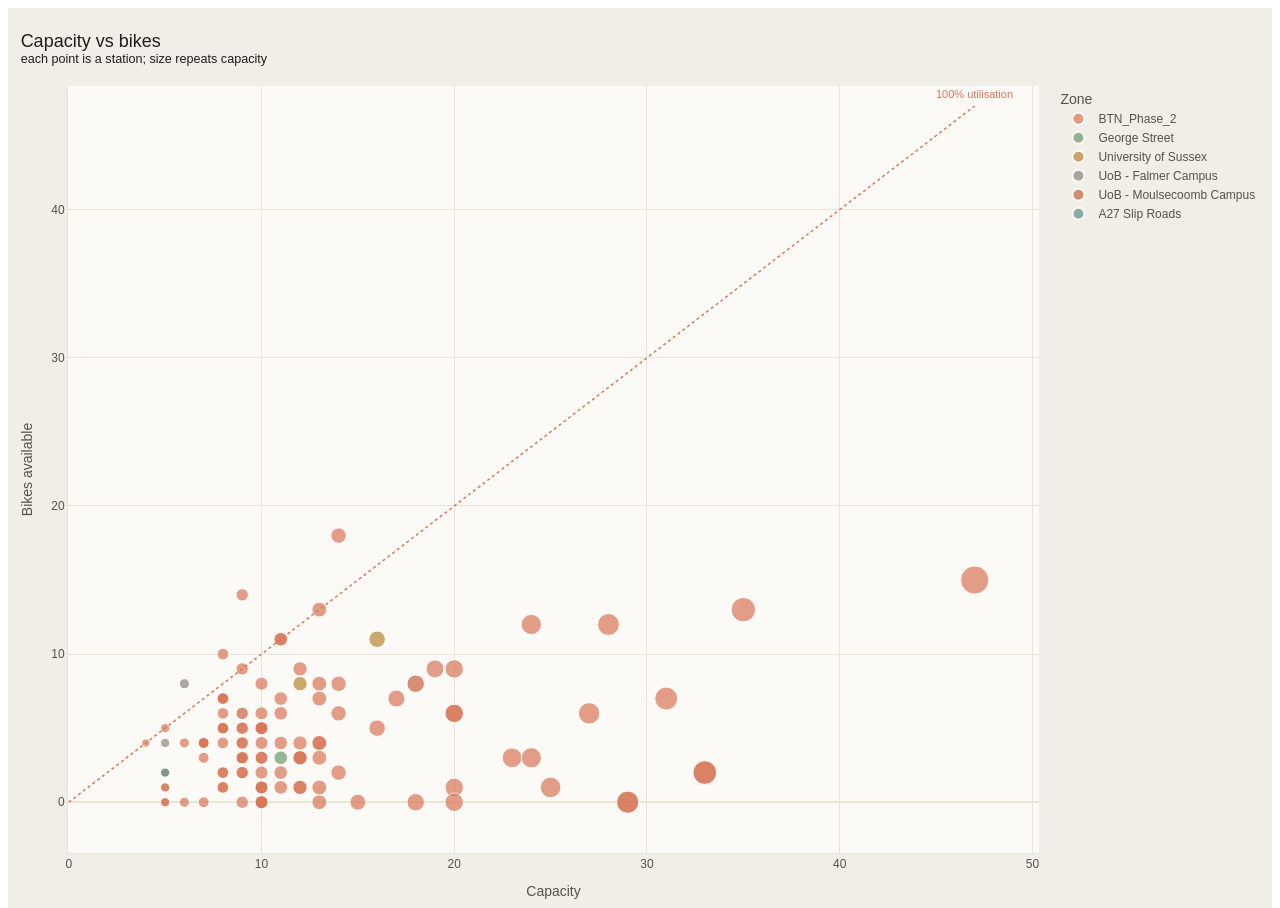
<file: src/output/charts/capacity_vs_bikes.html>
<!doctype html>
<html>
<head>
    <meta charset="utf-8" />
    <style>html, body {height: 100%;}</style>
</head>
<body>
    <div style="height:100%; width:100%;">                        <script>window.PlotlyConfig = {MathJaxConfig: 'local'};</script>
        <script charset="utf-8" src="plotly.min.js"></script>                <div id="d464c7fd-b5b6-407a-85c3-589a793588cc" class="plotly-graph-div" style="height:100%; width:100%;"></div>            <script>                window.PLOTLYENV=window.PLOTLYENV || {};                                if (document.getElementById("d464c7fd-b5b6-407a-85c3-589a793588cc")) {                    Plotly.newPlot(                        "d464c7fd-b5b6-407a-85c3-589a793588cc",                        [{"hovertemplate":"\u003cb\u003e%{hovertext}\u003c\u002fb\u003e\u003cbr\u003e\u003cbr\u003eZone=BTN_Phase_2\u003cbr\u003eCapacity=%{marker.size}\u003cbr\u003eBikes available=%{y}\u003cextra\u003e\u003c\u002fextra\u003e","hovertext":["Hove Town Hall","Connaught Road","Madeira Drive","Upper Gloucester Road \u002f Surrey Street","i360","Rottingdean White Horse","Kings Road Odeon","King Alfred","Seafront Peace Statue","Brighton Palace Pier","Hove Lawns","Hove Station - North","Hove Lagoon","Brighton Marina","Brighton Station - North","Seafront Grand Hotel","Brighton Station - South","North Street Barclays","Hove Station - South","Hove Park","Brunswick Place","Seven Dials \u002f Vernon Terrace","Sussex County Cricket Ground","Palmeira Square","St Ann's Well Gardens","Preston Street","The Level (South)","Hartington Road","Brighton Town Hall","Church Street","London Road","London Road Station","Lewes Road & Elm Grove","Rock Street","Old Steine","St George's Road \u002f Eaton Place","Lewes Road & Edinburgh Road","Eastern Road","John Street","Abbey Road","Grand Parade","Montague Place","Whitecross Street","New England Quarter","The Level (North)","St James's Street","Pavilion Buildings","Stanmer Park - One Garden","Moulsecoomb Way","University of Brighton - Varley Park Halls of Residence","Aldrington Station","Portland Road \u002f Glebe Villas","Portslade Town Hall","Portslade Station - North","Wish Road","The Droveway - Waitrose","Portslade Station - South","South Street Portslade","Applesham Avenue","New Church Road \u002f Pembroke Gardens","Portland Road \u002f Shelley Road","Ewart Street","Portland Road \u002f Wish Park Surgery","New Church Road \u002f Boundary Road","Preston Park \u002f Preston Road","Preston Road \u002f Harrington Road","Brighton General Hospital","Ladies' Mile Road","Withdean Rise","Preston Park North","Mill View Hospital","Preston Barracks \u002f Plus X Innovation","Preston Barracks \u002f Table Tennis","Preston Barracks \u002f Lewes Road","Fiveways","Warren Road","The Avenue","Whitehawk Way","The Upper Drive","Western Road \u002f Marlborough Street","Queens Park Terrace","Auckland Drive","Upper Hollingdean Road","Saltdean Lido","Clarendon Place","Preston Park Station - West","Chalky Road \u002f Graham Avenue","Richmond Place","Northease Drive - Oscar's On The Green","Preston Circus","Denman Place","Coldean Lane","Withdean Sports Complex","Bristol Gardens","Boulevard Place","Black Rock","BHASVIC - Dyke Road","Hove Beach Park","Conway Street","Duke's Mound","Medina Terrace","Marine Parade","Hove Beach Park - Padel Tennis","Church Street \u002f King Street","Lewes Road - Saunders Park","Preston Park South","Portslade Station \u002f Worcester Villas","London Rd \u002f Ann Street","Elm Grove \u002f Sandown Rd","New England Street","Royal Albion"],"legendgroup":"BTN_Phase_2","marker":{"color":"#d97757","size":{"dtype":"i1","bdata":"IQwNEhgIDQ8hHS8JDRwNDRQMHQ4MCwkXChAICggNDQwTCg4IFB8UCwsJIwcKCRkEDQkKDgoFCgoJCQkKCwsJCA4UBQwKCwYFBQgIBwgHDAgICQgLCAUHEQgJCQoHBgobCgcKFBgKCgoKCgoFCgoM"},"sizemode":"area","sizeref":0.1175,"symbol":"circle"},"mode":"markers","name":"BTN_Phase_2","orientation":"v","showlegend":true,"x":{"dtype":"i1","bdata":"IQwNEhgIDQ8hHS8JDRwNDRQMHQ4MCwkXChAICggNDQwTCg4IFB8UCwsJIwcKCRkEDQkKDgoFCgoJCQkKCwsJCA4UBQwKCwYFBQgIBwgHDAgICQgLCAUHEQgJCQoHBgobCgcKFBgKCgoKCgoFCgoM"},"xaxis":"x","y":{"dtype":"i1","bdata":"AgQIAAwFBAACAA8FBwwBBAEBAAYDBwQDAQUCAQcAAwEJBQIFBgcJBAEEDQADAwEEDQIGCAUAAwAJAwUFCwIDChIGAQkCBgQFAQQHBAUDAwECAgELBwIEBwYOAAgEAAQGAQQFAAMAAAAAAAAAAAAD"},"yaxis":"y","type":"scatter"},{"hovertemplate":"\u003cb\u003e%{hovertext}\u003c\u002fb\u003e\u003cbr\u003e\u003cbr\u003eZone=George Street\u003cbr\u003eCapacity=%{marker.size}\u003cbr\u003eBikes available=%{y}\u003cextra\u003e\u003c\u002fextra\u003e","hovertext":["George Street"],"legendgroup":"George Street","marker":{"color":"#6f9a6a","size":{"dtype":"i1","bdata":"Cw=="},"sizemode":"area","sizeref":0.1175,"symbol":"circle"},"mode":"markers","name":"George Street","orientation":"v","showlegend":true,"x":{"dtype":"i1","bdata":"Cw=="},"xaxis":"x","y":{"dtype":"i1","bdata":"Aw=="},"yaxis":"y","type":"scatter"},{"hovertemplate":"\u003cb\u003e%{hovertext}\u003c\u002fb\u003e\u003cbr\u003e\u003cbr\u003eZone=University of Sussex\u003cbr\u003eCapacity=%{marker.size}\u003cbr\u003eBikes available=%{y}\u003cextra\u003e\u003c\u002fextra\u003e","hovertext":["University of Sussex - Bramber House","University of Sussex - Sports Centre"],"legendgroup":"University of Sussex","marker":{"color":"#b9862f","size":{"dtype":"i1","bdata":"DBA="},"sizemode":"area","sizeref":0.1175,"symbol":"circle"},"mode":"markers","name":"University of Sussex","orientation":"v","showlegend":true,"x":{"dtype":"i1","bdata":"DBA="},"xaxis":"x","y":{"dtype":"i1","bdata":"CAs="},"yaxis":"y","type":"scatter"},{"hovertemplate":"\u003cb\u003e%{hovertext}\u003c\u002fb\u003e\u003cbr\u003e\u003cbr\u003eZone=UoB - Falmer Campus\u003cbr\u003eCapacity=%{marker.size}\u003cbr\u003eBikes available=%{y}\u003cextra\u003e\u003c\u002fextra\u003e","hovertext":["University of Brighton - Sports Centre","University of Brighton - Falmer"],"legendgroup":"UoB - Falmer Campus","marker":{"color":"#8c877c","size":{"dtype":"i1","bdata":"BgU="},"sizemode":"area","sizeref":0.1175,"symbol":"circle"},"mode":"markers","name":"UoB - Falmer Campus","orientation":"v","showlegend":true,"x":{"dtype":"i1","bdata":"BgU="},"xaxis":"x","y":{"dtype":"i1","bdata":"CAQ="},"yaxis":"y","type":"scatter"},{"hovertemplate":"\u003cb\u003e%{hovertext}\u003c\u002fb\u003e\u003cbr\u003e\u003cbr\u003eZone=UoB - Moulsecoomb Campus\u003cbr\u003eCapacity=%{marker.size}\u003cbr\u003eBikes available=%{y}\u003cextra\u003e\u003c\u002fextra\u003e","hovertext":["University of Brighton - Cockcroft Building","University of Brighton - Advanced Engineering Centre"],"legendgroup":"UoB - Moulsecoomb Campus","marker":{"color":"#c9633f","size":{"dtype":"i1","bdata":"CRI="},"sizemode":"area","sizeref":0.1175,"symbol":"circle"},"mode":"markers","name":"UoB - Moulsecoomb Campus","orientation":"v","showlegend":true,"x":{"dtype":"i1","bdata":"CRI="},"xaxis":"x","y":{"dtype":"i1","bdata":"Bgg="},"yaxis":"y","type":"scatter"},{"hovertemplate":"\u003cb\u003e%{hovertext}\u003c\u002fb\u003e\u003cbr\u003e\u003cbr\u003eZone=A27 Slip Roads\u003cbr\u003eCapacity=%{marker.size}\u003cbr\u003eBikes available=%{y}\u003cextra\u003e\u003c\u002fextra\u003e","hovertext":["Stanmer Park - Lower Lodges"],"legendgroup":"A27 Slip Roads","marker":{"color":"#5f8f8a","size":{"dtype":"i1","bdata":"BQ=="},"sizemode":"area","sizeref":0.1175,"symbol":"circle"},"mode":"markers","name":"A27 Slip Roads","orientation":"v","showlegend":true,"x":{"dtype":"i1","bdata":"BQ=="},"xaxis":"x","y":{"dtype":"i1","bdata":"Ag=="},"yaxis":"y","type":"scatter"}],                        {"template":{"data":{"histogram2dcontour":[{"type":"histogram2dcontour","colorbar":{"outlinewidth":0,"ticks":""},"colorscale":[[0.0,"#0d0887"],[0.1111111111111111,"#46039f"],[0.2222222222222222,"#7201a8"],[0.3333333333333333,"#9c179e"],[0.4444444444444444,"#bd3786"],[0.5555555555555556,"#d8576b"],[0.6666666666666666,"#ed7953"],[0.7777777777777778,"#fb9f3a"],[0.8888888888888888,"#fdca26"],[1.0,"#f0f921"]]}],"choropleth":[{"type":"choropleth","colorbar":{"outlinewidth":0,"ticks":""}}],"histogram2d":[{"type":"histogram2d","colorbar":{"outlinewidth":0,"ticks":""},"colorscale":[[0.0,"#0d0887"],[0.1111111111111111,"#46039f"],[0.2222222222222222,"#7201a8"],[0.3333333333333333,"#9c179e"],[0.4444444444444444,"#bd3786"],[0.5555555555555556,"#d8576b"],[0.6666666666666666,"#ed7953"],[0.7777777777777778,"#fb9f3a"],[0.8888888888888888,"#fdca26"],[1.0,"#f0f921"]]}],"heatmap":[{"type":"heatmap","colorbar":{"outlinewidth":0,"ticks":""},"colorscale":[[0.0,"#0d0887"],[0.1111111111111111,"#46039f"],[0.2222222222222222,"#7201a8"],[0.3333333333333333,"#9c179e"],[0.4444444444444444,"#bd3786"],[0.5555555555555556,"#d8576b"],[0.6666666666666666,"#ed7953"],[0.7777777777777778,"#fb9f3a"],[0.8888888888888888,"#fdca26"],[1.0,"#f0f921"]]}],"contourcarpet":[{"type":"contourcarpet","colorbar":{"outlinewidth":0,"ticks":""}}],"contour":[{"type":"contour","colorbar":{"outlinewidth":0,"ticks":""},"colorscale":[[0.0,"#0d0887"],[0.1111111111111111,"#46039f"],[0.2222222222222222,"#7201a8"],[0.3333333333333333,"#9c179e"],[0.4444444444444444,"#bd3786"],[0.5555555555555556,"#d8576b"],[0.6666666666666666,"#ed7953"],[0.7777777777777778,"#fb9f3a"],[0.8888888888888888,"#fdca26"],[1.0,"#f0f921"]]}],"surface":[{"type":"surface","colorbar":{"outlinewidth":0,"ticks":""},"colorscale":[[0.0,"#0d0887"],[0.1111111111111111,"#46039f"],[0.2222222222222222,"#7201a8"],[0.3333333333333333,"#9c179e"],[0.4444444444444444,"#bd3786"],[0.5555555555555556,"#d8576b"],[0.6666666666666666,"#ed7953"],[0.7777777777777778,"#fb9f3a"],[0.8888888888888888,"#fdca26"],[1.0,"#f0f921"]]}],"mesh3d":[{"type":"mesh3d","colorbar":{"outlinewidth":0,"ticks":""}}],"scatter":[{"fillpattern":{"fillmode":"overlay","size":10,"solidity":0.2},"type":"scatter"}],"parcoords":[{"type":"parcoords","line":{"colorbar":{"outlinewidth":0,"ticks":""}}}],"scatterpolargl":[{"type":"scatterpolargl","marker":{"colorbar":{"outlinewidth":0,"ticks":""}}}],"bar":[{"error_x":{"color":"#2a3f5f"},"error_y":{"color":"#2a3f5f"},"marker":{"line":{"color":"#E5ECF6","width":0.5},"pattern":{"fillmode":"overlay","size":10,"solidity":0.2}},"type":"bar"}],"scattergeo":[{"type":"scattergeo","marker":{"colorbar":{"outlinewidth":0,"ticks":""}}}],"scatterpolar":[{"type":"scatterpolar","marker":{"colorbar":{"outlinewidth":0,"ticks":""}}}],"histogram":[{"marker":{"pattern":{"fillmode":"overlay","size":10,"solidity":0.2}},"type":"histogram"}],"scattergl":[{"type":"scattergl","marker":{"colorbar":{"outlinewidth":0,"ticks":""}}}],"scatter3d":[{"type":"scatter3d","line":{"colorbar":{"outlinewidth":0,"ticks":""}},"marker":{"colorbar":{"outlinewidth":0,"ticks":""}}}],"scattermap":[{"type":"scattermap","marker":{"colorbar":{"outlinewidth":0,"ticks":""}}}],"scatterternary":[{"type":"scatterternary","marker":{"colorbar":{"outlinewidth":0,"ticks":""}}}],"scattercarpet":[{"type":"scattercarpet","marker":{"colorbar":{"outlinewidth":0,"ticks":""}}}],"carpet":[{"aaxis":{"endlinecolor":"#2a3f5f","gridcolor":"white","linecolor":"white","minorgridcolor":"white","startlinecolor":"#2a3f5f"},"baxis":{"endlinecolor":"#2a3f5f","gridcolor":"white","linecolor":"white","minorgridcolor":"white","startlinecolor":"#2a3f5f"},"type":"carpet"}],"table":[{"cells":{"fill":{"color":"#EBF0F8"},"line":{"color":"white"}},"header":{"fill":{"color":"#C8D4E3"},"line":{"color":"white"}},"type":"table"}],"barpolar":[{"marker":{"line":{"color":"#E5ECF6","width":0.5},"pattern":{"fillmode":"overlay","size":10,"solidity":0.2}},"type":"barpolar"}],"pie":[{"automargin":true,"type":"pie"}]},"layout":{"autotypenumbers":"strict","colorway":["#636efa","#EF553B","#00cc96","#ab63fa","#FFA15A","#19d3f3","#FF6692","#B6E880","#FF97FF","#FECB52"],"font":{"color":"#2a3f5f"},"hovermode":"closest","hoverlabel":{"align":"left"},"paper_bgcolor":"white","plot_bgcolor":"#E5ECF6","polar":{"bgcolor":"#E5ECF6","angularaxis":{"gridcolor":"white","linecolor":"white","ticks":""},"radialaxis":{"gridcolor":"white","linecolor":"white","ticks":""}},"ternary":{"bgcolor":"#E5ECF6","aaxis":{"gridcolor":"white","linecolor":"white","ticks":""},"baxis":{"gridcolor":"white","linecolor":"white","ticks":""},"caxis":{"gridcolor":"white","linecolor":"white","ticks":""}},"coloraxis":{"colorbar":{"outlinewidth":0,"ticks":""}},"colorscale":{"sequential":[[0.0,"#0d0887"],[0.1111111111111111,"#46039f"],[0.2222222222222222,"#7201a8"],[0.3333333333333333,"#9c179e"],[0.4444444444444444,"#bd3786"],[0.5555555555555556,"#d8576b"],[0.6666666666666666,"#ed7953"],[0.7777777777777778,"#fb9f3a"],[0.8888888888888888,"#fdca26"],[1.0,"#f0f921"]],"sequentialminus":[[0.0,"#0d0887"],[0.1111111111111111,"#46039f"],[0.2222222222222222,"#7201a8"],[0.3333333333333333,"#9c179e"],[0.4444444444444444,"#bd3786"],[0.5555555555555556,"#d8576b"],[0.6666666666666666,"#ed7953"],[0.7777777777777778,"#fb9f3a"],[0.8888888888888888,"#fdca26"],[1.0,"#f0f921"]],"diverging":[[0,"#8e0152"],[0.1,"#c51b7d"],[0.2,"#de77ae"],[0.3,"#f1b6da"],[0.4,"#fde0ef"],[0.5,"#f7f7f7"],[0.6,"#e6f5d0"],[0.7,"#b8e186"],[0.8,"#7fbc41"],[0.9,"#4d9221"],[1,"#276419"]]},"xaxis":{"gridcolor":"white","linecolor":"white","ticks":"","title":{"standoff":15},"zerolinecolor":"white","automargin":true,"zerolinewidth":2},"yaxis":{"gridcolor":"white","linecolor":"white","ticks":"","title":{"standoff":15},"zerolinecolor":"white","automargin":true,"zerolinewidth":2},"scene":{"xaxis":{"backgroundcolor":"#E5ECF6","gridcolor":"white","linecolor":"white","showbackground":true,"ticks":"","zerolinecolor":"white","gridwidth":2},"yaxis":{"backgroundcolor":"#E5ECF6","gridcolor":"white","linecolor":"white","showbackground":true,"ticks":"","zerolinecolor":"white","gridwidth":2},"zaxis":{"backgroundcolor":"#E5ECF6","gridcolor":"white","linecolor":"white","showbackground":true,"ticks":"","zerolinecolor":"white","gridwidth":2}},"shapedefaults":{"line":{"color":"#2a3f5f"}},"annotationdefaults":{"arrowcolor":"#2a3f5f","arrowhead":0,"arrowwidth":1},"geo":{"bgcolor":"white","landcolor":"#E5ECF6","subunitcolor":"white","showland":true,"showlakes":true,"lakecolor":"white"},"title":{"x":0.05}}},"xaxis":{"anchor":"y","domain":[0.0,1.0],"title":{"text":"Capacity"},"gridcolor":"#e9e4d8","zerolinecolor":"#e9e4d8","linecolor":"#e9e4d8"},"yaxis":{"anchor":"x","domain":[0.0,1.0],"title":{"text":"Bikes available"},"gridcolor":"#e9e4d8","zerolinecolor":"#e9e4d8","linecolor":"#e9e4d8"},"legend":{"title":{"text":"Zone"},"tracegroupgap":0,"itemsizing":"constant"},"margin":{"t":78,"l":60,"r":32,"b":52},"title":{"font":{"size":18,"color":"#1f1e1d"},"text":"Capacity vs bikes\u003cbr\u003e\u003csup\u003eeach point is a station; size repeats capacity\u003c\u002fsup\u003e","x":0.01,"xanchor":"left"},"font":{"family":"Segoe UI, Inter, Helvetica, Arial, sans-serif","color":"#55524c","size":12},"hoverlabel":{"font":{"color":"#1f1e1d"},"bgcolor":"#fbfaf7"},"paper_bgcolor":"#f0eee6","plot_bgcolor":"#fbfaf7","colorway":["#d97757","#6f9a6a","#b9862f","#8c877c","#c9633f","#5f8f8a","#a06a9a"],"shapes":[{"line":{"color":"#d97757","dash":"dot","width":1.5},"type":"line","x0":0,"x1":47.0,"y0":0,"y1":47.0}],"annotations":[{"font":{"color":"#d97757","size":11},"showarrow":false,"text":"100% utilisation","x":47.0,"y":47.0,"yshift":12}]},                        {"responsive": true}                    )                };            </script>        </div>
</body>
</html>
</file>
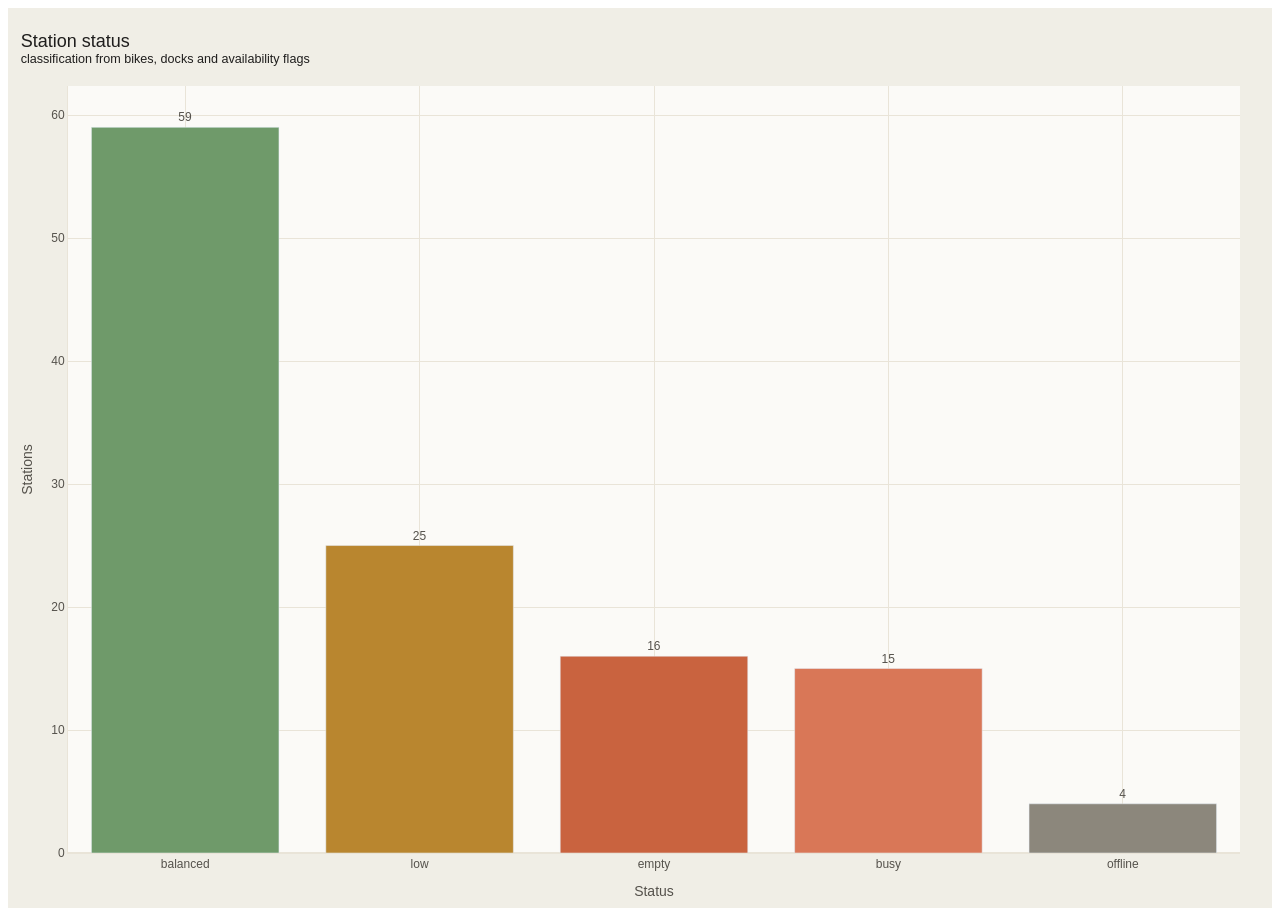
<file: src/output/charts/station_status.html>
<!doctype html>
<html>
<head>
    <meta charset="utf-8" />
    <style>html, body {height: 100%;}</style>
</head>
<body>
    <div style="height:100%; width:100%;">                        <script>window.PlotlyConfig = {MathJaxConfig: 'local'};</script>
        <script charset="utf-8" src="plotly.min.js"></script>                <div id="ca4e1f51-0b9b-4daf-9d14-5818102c30f7" class="plotly-graph-div" style="height:100%; width:100%;"></div>            <script>                window.PLOTLYENV=window.PLOTLYENV || {};                                if (document.getElementById("ca4e1f51-0b9b-4daf-9d14-5818102c30f7")) {                    Plotly.newPlot(                        "ca4e1f51-0b9b-4daf-9d14-5818102c30f7",                        [{"hovertemplate":"%{x}\u003cbr\u003e%{y} stations\u003cextra\u003e\u003c\u002fextra\u003e","marker":{"color":["#6f9a6a","#b9862f","#c9633f","#d97757","#8c877c"]},"text":{"dtype":"f8","bdata":"AAAAAACATUAAAAAAAAA5QAAAAAAAADBAAAAAAAAALkAAAAAAAAAQQA=="},"textposition":"outside","x":["balanced","low","empty","busy","offline"],"y":{"dtype":"i1","bdata":"OxkQDwQ="},"type":"bar"}],                        {"template":{"data":{"histogram2dcontour":[{"type":"histogram2dcontour","colorbar":{"outlinewidth":0,"ticks":""},"colorscale":[[0.0,"#0d0887"],[0.1111111111111111,"#46039f"],[0.2222222222222222,"#7201a8"],[0.3333333333333333,"#9c179e"],[0.4444444444444444,"#bd3786"],[0.5555555555555556,"#d8576b"],[0.6666666666666666,"#ed7953"],[0.7777777777777778,"#fb9f3a"],[0.8888888888888888,"#fdca26"],[1.0,"#f0f921"]]}],"choropleth":[{"type":"choropleth","colorbar":{"outlinewidth":0,"ticks":""}}],"histogram2d":[{"type":"histogram2d","colorbar":{"outlinewidth":0,"ticks":""},"colorscale":[[0.0,"#0d0887"],[0.1111111111111111,"#46039f"],[0.2222222222222222,"#7201a8"],[0.3333333333333333,"#9c179e"],[0.4444444444444444,"#bd3786"],[0.5555555555555556,"#d8576b"],[0.6666666666666666,"#ed7953"],[0.7777777777777778,"#fb9f3a"],[0.8888888888888888,"#fdca26"],[1.0,"#f0f921"]]}],"heatmap":[{"type":"heatmap","colorbar":{"outlinewidth":0,"ticks":""},"colorscale":[[0.0,"#0d0887"],[0.1111111111111111,"#46039f"],[0.2222222222222222,"#7201a8"],[0.3333333333333333,"#9c179e"],[0.4444444444444444,"#bd3786"],[0.5555555555555556,"#d8576b"],[0.6666666666666666,"#ed7953"],[0.7777777777777778,"#fb9f3a"],[0.8888888888888888,"#fdca26"],[1.0,"#f0f921"]]}],"contourcarpet":[{"type":"contourcarpet","colorbar":{"outlinewidth":0,"ticks":""}}],"contour":[{"type":"contour","colorbar":{"outlinewidth":0,"ticks":""},"colorscale":[[0.0,"#0d0887"],[0.1111111111111111,"#46039f"],[0.2222222222222222,"#7201a8"],[0.3333333333333333,"#9c179e"],[0.4444444444444444,"#bd3786"],[0.5555555555555556,"#d8576b"],[0.6666666666666666,"#ed7953"],[0.7777777777777778,"#fb9f3a"],[0.8888888888888888,"#fdca26"],[1.0,"#f0f921"]]}],"surface":[{"type":"surface","colorbar":{"outlinewidth":0,"ticks":""},"colorscale":[[0.0,"#0d0887"],[0.1111111111111111,"#46039f"],[0.2222222222222222,"#7201a8"],[0.3333333333333333,"#9c179e"],[0.4444444444444444,"#bd3786"],[0.5555555555555556,"#d8576b"],[0.6666666666666666,"#ed7953"],[0.7777777777777778,"#fb9f3a"],[0.8888888888888888,"#fdca26"],[1.0,"#f0f921"]]}],"mesh3d":[{"type":"mesh3d","colorbar":{"outlinewidth":0,"ticks":""}}],"scatter":[{"fillpattern":{"fillmode":"overlay","size":10,"solidity":0.2},"type":"scatter"}],"parcoords":[{"type":"parcoords","line":{"colorbar":{"outlinewidth":0,"ticks":""}}}],"scatterpolargl":[{"type":"scatterpolargl","marker":{"colorbar":{"outlinewidth":0,"ticks":""}}}],"bar":[{"error_x":{"color":"#2a3f5f"},"error_y":{"color":"#2a3f5f"},"marker":{"line":{"color":"#E5ECF6","width":0.5},"pattern":{"fillmode":"overlay","size":10,"solidity":0.2}},"type":"bar"}],"scattergeo":[{"type":"scattergeo","marker":{"colorbar":{"outlinewidth":0,"ticks":""}}}],"scatterpolar":[{"type":"scatterpolar","marker":{"colorbar":{"outlinewidth":0,"ticks":""}}}],"histogram":[{"marker":{"pattern":{"fillmode":"overlay","size":10,"solidity":0.2}},"type":"histogram"}],"scattergl":[{"type":"scattergl","marker":{"colorbar":{"outlinewidth":0,"ticks":""}}}],"scatter3d":[{"type":"scatter3d","line":{"colorbar":{"outlinewidth":0,"ticks":""}},"marker":{"colorbar":{"outlinewidth":0,"ticks":""}}}],"scattermap":[{"type":"scattermap","marker":{"colorbar":{"outlinewidth":0,"ticks":""}}}],"scatterternary":[{"type":"scatterternary","marker":{"colorbar":{"outlinewidth":0,"ticks":""}}}],"scattercarpet":[{"type":"scattercarpet","marker":{"colorbar":{"outlinewidth":0,"ticks":""}}}],"carpet":[{"aaxis":{"endlinecolor":"#2a3f5f","gridcolor":"white","linecolor":"white","minorgridcolor":"white","startlinecolor":"#2a3f5f"},"baxis":{"endlinecolor":"#2a3f5f","gridcolor":"white","linecolor":"white","minorgridcolor":"white","startlinecolor":"#2a3f5f"},"type":"carpet"}],"table":[{"cells":{"fill":{"color":"#EBF0F8"},"line":{"color":"white"}},"header":{"fill":{"color":"#C8D4E3"},"line":{"color":"white"}},"type":"table"}],"barpolar":[{"marker":{"line":{"color":"#E5ECF6","width":0.5},"pattern":{"fillmode":"overlay","size":10,"solidity":0.2}},"type":"barpolar"}],"pie":[{"automargin":true,"type":"pie"}]},"layout":{"autotypenumbers":"strict","colorway":["#636efa","#EF553B","#00cc96","#ab63fa","#FFA15A","#19d3f3","#FF6692","#B6E880","#FF97FF","#FECB52"],"font":{"color":"#2a3f5f"},"hovermode":"closest","hoverlabel":{"align":"left"},"paper_bgcolor":"white","plot_bgcolor":"#E5ECF6","polar":{"bgcolor":"#E5ECF6","angularaxis":{"gridcolor":"white","linecolor":"white","ticks":""},"radialaxis":{"gridcolor":"white","linecolor":"white","ticks":""}},"ternary":{"bgcolor":"#E5ECF6","aaxis":{"gridcolor":"white","linecolor":"white","ticks":""},"baxis":{"gridcolor":"white","linecolor":"white","ticks":""},"caxis":{"gridcolor":"white","linecolor":"white","ticks":""}},"coloraxis":{"colorbar":{"outlinewidth":0,"ticks":""}},"colorscale":{"sequential":[[0.0,"#0d0887"],[0.1111111111111111,"#46039f"],[0.2222222222222222,"#7201a8"],[0.3333333333333333,"#9c179e"],[0.4444444444444444,"#bd3786"],[0.5555555555555556,"#d8576b"],[0.6666666666666666,"#ed7953"],[0.7777777777777778,"#fb9f3a"],[0.8888888888888888,"#fdca26"],[1.0,"#f0f921"]],"sequentialminus":[[0.0,"#0d0887"],[0.1111111111111111,"#46039f"],[0.2222222222222222,"#7201a8"],[0.3333333333333333,"#9c179e"],[0.4444444444444444,"#bd3786"],[0.5555555555555556,"#d8576b"],[0.6666666666666666,"#ed7953"],[0.7777777777777778,"#fb9f3a"],[0.8888888888888888,"#fdca26"],[1.0,"#f0f921"]],"diverging":[[0,"#8e0152"],[0.1,"#c51b7d"],[0.2,"#de77ae"],[0.3,"#f1b6da"],[0.4,"#fde0ef"],[0.5,"#f7f7f7"],[0.6,"#e6f5d0"],[0.7,"#b8e186"],[0.8,"#7fbc41"],[0.9,"#4d9221"],[1,"#276419"]]},"xaxis":{"gridcolor":"white","linecolor":"white","ticks":"","title":{"standoff":15},"zerolinecolor":"white","automargin":true,"zerolinewidth":2},"yaxis":{"gridcolor":"white","linecolor":"white","ticks":"","title":{"standoff":15},"zerolinecolor":"white","automargin":true,"zerolinewidth":2},"scene":{"xaxis":{"backgroundcolor":"#E5ECF6","gridcolor":"white","linecolor":"white","showbackground":true,"ticks":"","zerolinecolor":"white","gridwidth":2},"yaxis":{"backgroundcolor":"#E5ECF6","gridcolor":"white","linecolor":"white","showbackground":true,"ticks":"","zerolinecolor":"white","gridwidth":2},"zaxis":{"backgroundcolor":"#E5ECF6","gridcolor":"white","linecolor":"white","showbackground":true,"ticks":"","zerolinecolor":"white","gridwidth":2}},"shapedefaults":{"line":{"color":"#2a3f5f"}},"annotationdefaults":{"arrowcolor":"#2a3f5f","arrowhead":0,"arrowwidth":1},"geo":{"bgcolor":"white","landcolor":"#E5ECF6","subunitcolor":"white","showland":true,"showlakes":true,"lakecolor":"white"},"title":{"x":0.05}}},"title":{"font":{"size":18,"color":"#1f1e1d"},"text":"Station status\u003cbr\u003e\u003csup\u003eclassification from bikes, docks and availability flags\u003c\u002fsup\u003e","x":0.01,"xanchor":"left"},"font":{"family":"Segoe UI, Inter, Helvetica, Arial, sans-serif","color":"#55524c","size":12},"margin":{"l":60,"r":32,"t":78,"b":52},"hoverlabel":{"font":{"color":"#1f1e1d"},"bgcolor":"#fbfaf7"},"paper_bgcolor":"#f0eee6","plot_bgcolor":"#fbfaf7","colorway":["#d97757","#6f9a6a","#b9862f","#8c877c","#c9633f","#5f8f8a","#a06a9a"],"xaxis":{"gridcolor":"#e9e4d8","zerolinecolor":"#e9e4d8","linecolor":"#e9e4d8","title":{"text":"Status"}},"yaxis":{"gridcolor":"#e9e4d8","zerolinecolor":"#e9e4d8","linecolor":"#e9e4d8","title":{"text":"Stations"}},"showlegend":false},                        {"responsive": true}                    )                };            </script>        </div>
</body>
</html>
</file>
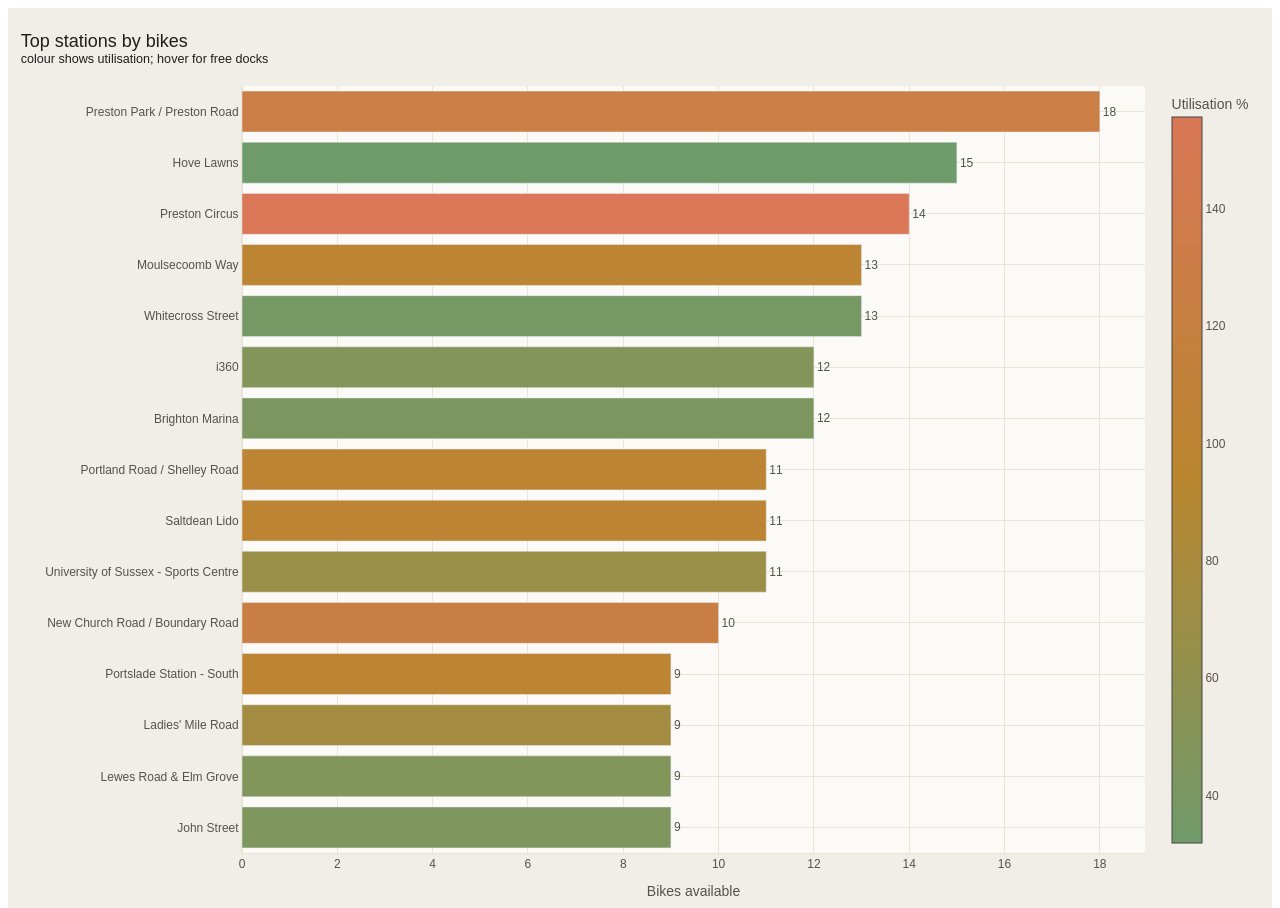
<file: src/output/charts/top_stations.html>
<!doctype html>
<html>
<head>
    <meta charset="utf-8" />
    <style>html, body {height: 100%;}</style>
</head>
<body>
    <div style="height:100%; width:100%;">                        <script>window.PlotlyConfig = {MathJaxConfig: 'local'};</script>
        <script charset="utf-8" src="plotly.min.js"></script>                <div id="acedec02-7ba2-4284-93a6-1f0876ab3c0e" class="plotly-graph-div" style="height:100%; width:100%;"></div>            <script>                window.PLOTLYENV=window.PLOTLYENV || {};                                if (document.getElementById("acedec02-7ba2-4284-93a6-1f0876ab3c0e")) {                    Plotly.newPlot(                        "acedec02-7ba2-4284-93a6-1f0876ab3c0e",                        [{"customdata":[[4,14,"BTN_Phase_2"],[20,47,"BTN_Phase_2"],[4,9,"BTN_Phase_2"],[4,13,"BTN_Phase_2"],[10,35,"BTN_Phase_2"],[4,24,"BTN_Phase_2"],[13,28,"BTN_Phase_2"],[4,11,"BTN_Phase_2"],[4,11,"BTN_Phase_2"],[4,16,"University of Sussex"],[4,8,"BTN_Phase_2"],[4,9,"BTN_Phase_2"],[4,12,"BTN_Phase_2"],[9,19,"BTN_Phase_2"],[11,20,"BTN_Phase_2"]],"hovertemplate":"\u003cb\u003e%{y}\u003c\u002fb\u003e\u003cbr\u003e%{x} bikes \u00b7 %{customdata[0]} free docks\u003cbr\u003ecapacity %{customdata[1]} \u00b7 %{customdata[2]}\u003cextra\u003e\u003c\u002fextra\u003e","marker":{"color":{"dtype":"f8","bdata":"MzMzMzMTYEBmZmZmZuY\u002fQDMzMzMzc2NAAAAAAAAAWUDNzMzMzIxCQAAAAAAAAElAMzMzMzNzRUAAAAAAAABZQAAAAAAAAFlAMzMzMzMzUUAAAAAAAEBfQAAAAAAAAFlAAAAAAADAUkAzMzMzM7NHQAAAAAAAgEZA"},"colorbar":{"title":{"text":"Utilisation %"}},"colorscale":[[0,"#6f9a6a"],[0.5,"#b9862f"],[1,"#d97757"]]},"orientation":"h","text":{"dtype":"f8","bdata":"AAAAAAAAMkAAAAAAAAAuQAAAAAAAACxAAAAAAAAAKkAAAAAAAAAqQAAAAAAAAChAAAAAAAAAKEAAAAAAAAAmQAAAAAAAACZAAAAAAAAAJkAAAAAAAAAkQAAAAAAAACJAAAAAAAAAIkAAAAAAAAAiQAAAAAAAACJA"},"textposition":"outside","x":{"dtype":"i1","bdata":"Eg8ODQ0MDAsLCwoJCQkJ"},"y":["Preston Park \u002f Preston Road","Hove Lawns","Preston Circus","Moulsecoomb Way","Whitecross Street","i360","Brighton Marina","Portland Road \u002f Shelley Road","Saltdean Lido","University of Sussex - Sports Centre","New Church Road \u002f Boundary Road","Portslade Station - South","Ladies' Mile Road","Lewes Road & Elm Grove","John Street"],"type":"bar"}],                        {"template":{"data":{"histogram2dcontour":[{"type":"histogram2dcontour","colorbar":{"outlinewidth":0,"ticks":""},"colorscale":[[0.0,"#0d0887"],[0.1111111111111111,"#46039f"],[0.2222222222222222,"#7201a8"],[0.3333333333333333,"#9c179e"],[0.4444444444444444,"#bd3786"],[0.5555555555555556,"#d8576b"],[0.6666666666666666,"#ed7953"],[0.7777777777777778,"#fb9f3a"],[0.8888888888888888,"#fdca26"],[1.0,"#f0f921"]]}],"choropleth":[{"type":"choropleth","colorbar":{"outlinewidth":0,"ticks":""}}],"histogram2d":[{"type":"histogram2d","colorbar":{"outlinewidth":0,"ticks":""},"colorscale":[[0.0,"#0d0887"],[0.1111111111111111,"#46039f"],[0.2222222222222222,"#7201a8"],[0.3333333333333333,"#9c179e"],[0.4444444444444444,"#bd3786"],[0.5555555555555556,"#d8576b"],[0.6666666666666666,"#ed7953"],[0.7777777777777778,"#fb9f3a"],[0.8888888888888888,"#fdca26"],[1.0,"#f0f921"]]}],"heatmap":[{"type":"heatmap","colorbar":{"outlinewidth":0,"ticks":""},"colorscale":[[0.0,"#0d0887"],[0.1111111111111111,"#46039f"],[0.2222222222222222,"#7201a8"],[0.3333333333333333,"#9c179e"],[0.4444444444444444,"#bd3786"],[0.5555555555555556,"#d8576b"],[0.6666666666666666,"#ed7953"],[0.7777777777777778,"#fb9f3a"],[0.8888888888888888,"#fdca26"],[1.0,"#f0f921"]]}],"contourcarpet":[{"type":"contourcarpet","colorbar":{"outlinewidth":0,"ticks":""}}],"contour":[{"type":"contour","colorbar":{"outlinewidth":0,"ticks":""},"colorscale":[[0.0,"#0d0887"],[0.1111111111111111,"#46039f"],[0.2222222222222222,"#7201a8"],[0.3333333333333333,"#9c179e"],[0.4444444444444444,"#bd3786"],[0.5555555555555556,"#d8576b"],[0.6666666666666666,"#ed7953"],[0.7777777777777778,"#fb9f3a"],[0.8888888888888888,"#fdca26"],[1.0,"#f0f921"]]}],"surface":[{"type":"surface","colorbar":{"outlinewidth":0,"ticks":""},"colorscale":[[0.0,"#0d0887"],[0.1111111111111111,"#46039f"],[0.2222222222222222,"#7201a8"],[0.3333333333333333,"#9c179e"],[0.4444444444444444,"#bd3786"],[0.5555555555555556,"#d8576b"],[0.6666666666666666,"#ed7953"],[0.7777777777777778,"#fb9f3a"],[0.8888888888888888,"#fdca26"],[1.0,"#f0f921"]]}],"mesh3d":[{"type":"mesh3d","colorbar":{"outlinewidth":0,"ticks":""}}],"scatter":[{"fillpattern":{"fillmode":"overlay","size":10,"solidity":0.2},"type":"scatter"}],"parcoords":[{"type":"parcoords","line":{"colorbar":{"outlinewidth":0,"ticks":""}}}],"scatterpolargl":[{"type":"scatterpolargl","marker":{"colorbar":{"outlinewidth":0,"ticks":""}}}],"bar":[{"error_x":{"color":"#2a3f5f"},"error_y":{"color":"#2a3f5f"},"marker":{"line":{"color":"#E5ECF6","width":0.5},"pattern":{"fillmode":"overlay","size":10,"solidity":0.2}},"type":"bar"}],"scattergeo":[{"type":"scattergeo","marker":{"colorbar":{"outlinewidth":0,"ticks":""}}}],"scatterpolar":[{"type":"scatterpolar","marker":{"colorbar":{"outlinewidth":0,"ticks":""}}}],"histogram":[{"marker":{"pattern":{"fillmode":"overlay","size":10,"solidity":0.2}},"type":"histogram"}],"scattergl":[{"type":"scattergl","marker":{"colorbar":{"outlinewidth":0,"ticks":""}}}],"scatter3d":[{"type":"scatter3d","line":{"colorbar":{"outlinewidth":0,"ticks":""}},"marker":{"colorbar":{"outlinewidth":0,"ticks":""}}}],"scattermap":[{"type":"scattermap","marker":{"colorbar":{"outlinewidth":0,"ticks":""}}}],"scatterternary":[{"type":"scatterternary","marker":{"colorbar":{"outlinewidth":0,"ticks":""}}}],"scattercarpet":[{"type":"scattercarpet","marker":{"colorbar":{"outlinewidth":0,"ticks":""}}}],"carpet":[{"aaxis":{"endlinecolor":"#2a3f5f","gridcolor":"white","linecolor":"white","minorgridcolor":"white","startlinecolor":"#2a3f5f"},"baxis":{"endlinecolor":"#2a3f5f","gridcolor":"white","linecolor":"white","minorgridcolor":"white","startlinecolor":"#2a3f5f"},"type":"carpet"}],"table":[{"cells":{"fill":{"color":"#EBF0F8"},"line":{"color":"white"}},"header":{"fill":{"color":"#C8D4E3"},"line":{"color":"white"}},"type":"table"}],"barpolar":[{"marker":{"line":{"color":"#E5ECF6","width":0.5},"pattern":{"fillmode":"overlay","size":10,"solidity":0.2}},"type":"barpolar"}],"pie":[{"automargin":true,"type":"pie"}]},"layout":{"autotypenumbers":"strict","colorway":["#636efa","#EF553B","#00cc96","#ab63fa","#FFA15A","#19d3f3","#FF6692","#B6E880","#FF97FF","#FECB52"],"font":{"color":"#2a3f5f"},"hovermode":"closest","hoverlabel":{"align":"left"},"paper_bgcolor":"white","plot_bgcolor":"#E5ECF6","polar":{"bgcolor":"#E5ECF6","angularaxis":{"gridcolor":"white","linecolor":"white","ticks":""},"radialaxis":{"gridcolor":"white","linecolor":"white","ticks":""}},"ternary":{"bgcolor":"#E5ECF6","aaxis":{"gridcolor":"white","linecolor":"white","ticks":""},"baxis":{"gridcolor":"white","linecolor":"white","ticks":""},"caxis":{"gridcolor":"white","linecolor":"white","ticks":""}},"coloraxis":{"colorbar":{"outlinewidth":0,"ticks":""}},"colorscale":{"sequential":[[0.0,"#0d0887"],[0.1111111111111111,"#46039f"],[0.2222222222222222,"#7201a8"],[0.3333333333333333,"#9c179e"],[0.4444444444444444,"#bd3786"],[0.5555555555555556,"#d8576b"],[0.6666666666666666,"#ed7953"],[0.7777777777777778,"#fb9f3a"],[0.8888888888888888,"#fdca26"],[1.0,"#f0f921"]],"sequentialminus":[[0.0,"#0d0887"],[0.1111111111111111,"#46039f"],[0.2222222222222222,"#7201a8"],[0.3333333333333333,"#9c179e"],[0.4444444444444444,"#bd3786"],[0.5555555555555556,"#d8576b"],[0.6666666666666666,"#ed7953"],[0.7777777777777778,"#fb9f3a"],[0.8888888888888888,"#fdca26"],[1.0,"#f0f921"]],"diverging":[[0,"#8e0152"],[0.1,"#c51b7d"],[0.2,"#de77ae"],[0.3,"#f1b6da"],[0.4,"#fde0ef"],[0.5,"#f7f7f7"],[0.6,"#e6f5d0"],[0.7,"#b8e186"],[0.8,"#7fbc41"],[0.9,"#4d9221"],[1,"#276419"]]},"xaxis":{"gridcolor":"white","linecolor":"white","ticks":"","title":{"standoff":15},"zerolinecolor":"white","automargin":true,"zerolinewidth":2},"yaxis":{"gridcolor":"white","linecolor":"white","ticks":"","title":{"standoff":15},"zerolinecolor":"white","automargin":true,"zerolinewidth":2},"scene":{"xaxis":{"backgroundcolor":"#E5ECF6","gridcolor":"white","linecolor":"white","showbackground":true,"ticks":"","zerolinecolor":"white","gridwidth":2},"yaxis":{"backgroundcolor":"#E5ECF6","gridcolor":"white","linecolor":"white","showbackground":true,"ticks":"","zerolinecolor":"white","gridwidth":2},"zaxis":{"backgroundcolor":"#E5ECF6","gridcolor":"white","linecolor":"white","showbackground":true,"ticks":"","zerolinecolor":"white","gridwidth":2}},"shapedefaults":{"line":{"color":"#2a3f5f"}},"annotationdefaults":{"arrowcolor":"#2a3f5f","arrowhead":0,"arrowwidth":1},"geo":{"bgcolor":"white","landcolor":"#E5ECF6","subunitcolor":"white","showland":true,"showlakes":true,"lakecolor":"white"},"title":{"x":0.05}}},"title":{"font":{"size":18,"color":"#1f1e1d"},"text":"Top stations by bikes\u003cbr\u003e\u003csup\u003ecolour shows utilisation; hover for free docks\u003c\u002fsup\u003e","x":0.01,"xanchor":"left"},"font":{"family":"Segoe UI, Inter, Helvetica, Arial, sans-serif","color":"#55524c","size":12},"margin":{"l":60,"r":32,"t":78,"b":52},"hoverlabel":{"font":{"color":"#1f1e1d"},"bgcolor":"#fbfaf7"},"paper_bgcolor":"#f0eee6","plot_bgcolor":"#fbfaf7","colorway":["#d97757","#6f9a6a","#b9862f","#8c877c","#c9633f","#5f8f8a","#a06a9a"],"xaxis":{"gridcolor":"#e9e4d8","zerolinecolor":"#e9e4d8","linecolor":"#e9e4d8","title":{"text":"Bikes available"}},"yaxis":{"gridcolor":"#e9e4d8","zerolinecolor":"#e9e4d8","linecolor":"#e9e4d8","title":{"text":""},"autorange":"reversed"},"showlegend":false},                        {"responsive": true}                    )                };            </script>        </div>
</body>
</html>
</file>
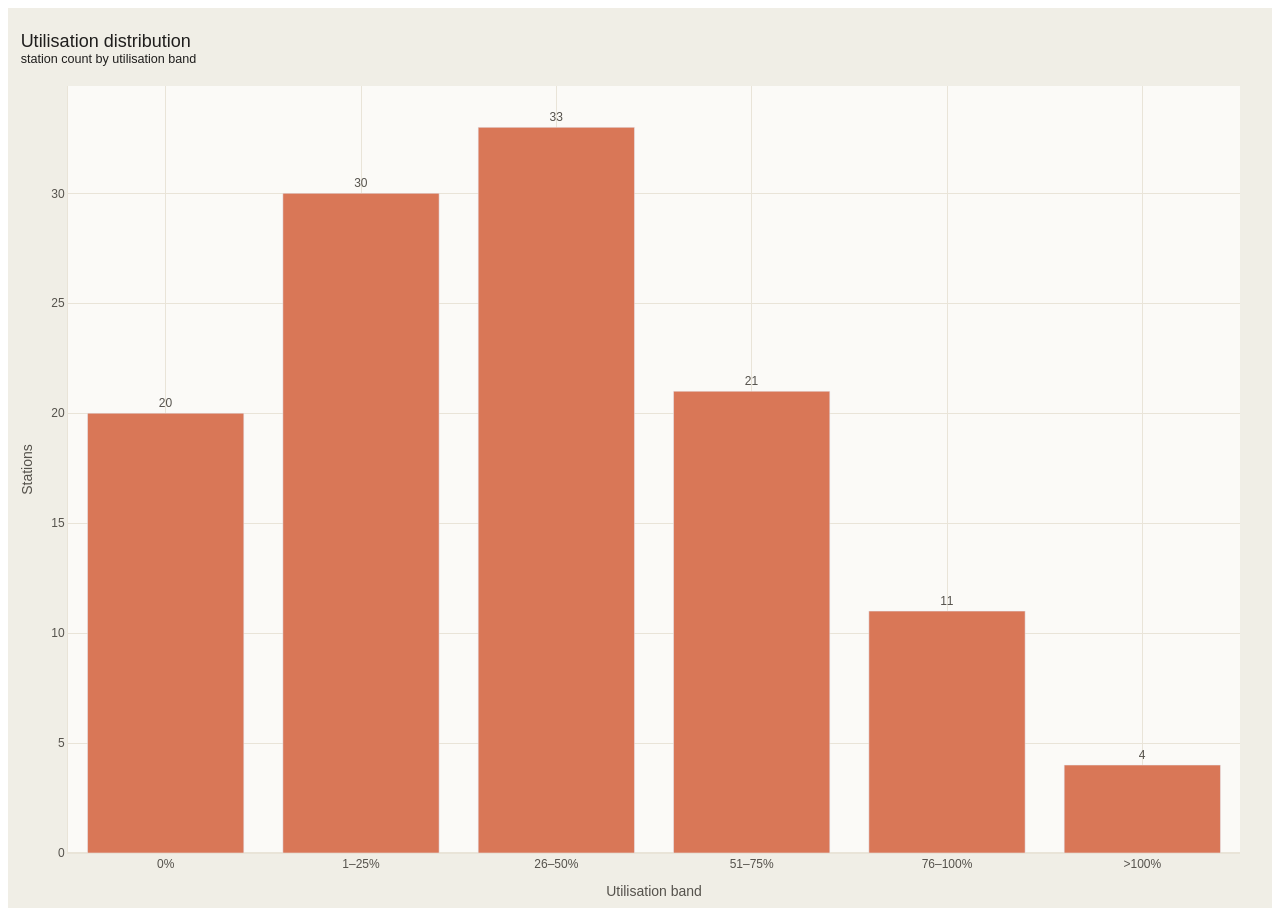
<file: src/output/charts/utilisation_histogram.html>
<!doctype html>
<html>
<head>
    <meta charset="utf-8" />
    <style>html, body {height: 100%;}</style>
</head>
<body>
    <div style="height:100%; width:100%;">                        <script>window.PlotlyConfig = {MathJaxConfig: 'local'};</script>
        <script charset="utf-8" src="plotly.min.js"></script>                <div id="57e73312-1302-447c-a73c-472166e90cb8" class="plotly-graph-div" style="height:100%; width:100%;"></div>            <script>                window.PLOTLYENV=window.PLOTLYENV || {};                                if (document.getElementById("57e73312-1302-447c-a73c-472166e90cb8")) {                    Plotly.newPlot(                        "57e73312-1302-447c-a73c-472166e90cb8",                        [{"hovertemplate":"%{x} utilisation\u003cbr\u003e%{y} stations\u003cextra\u003e\u003c\u002fextra\u003e","marker":{"color":"#d97757"},"text":{"dtype":"f8","bdata":"AAAAAAAANEAAAAAAAAA+QAAAAAAAgEBAAAAAAAAANUAAAAAAAAAmQAAAAAAAABBA"},"textposition":"outside","x":["0%","1\u201325%","26\u201350%","51\u201375%","76\u2013100%","\u003e100%"],"y":{"dtype":"i1","bdata":"FB4hFQsE"},"type":"bar"}],                        {"template":{"data":{"histogram2dcontour":[{"type":"histogram2dcontour","colorbar":{"outlinewidth":0,"ticks":""},"colorscale":[[0.0,"#0d0887"],[0.1111111111111111,"#46039f"],[0.2222222222222222,"#7201a8"],[0.3333333333333333,"#9c179e"],[0.4444444444444444,"#bd3786"],[0.5555555555555556,"#d8576b"],[0.6666666666666666,"#ed7953"],[0.7777777777777778,"#fb9f3a"],[0.8888888888888888,"#fdca26"],[1.0,"#f0f921"]]}],"choropleth":[{"type":"choropleth","colorbar":{"outlinewidth":0,"ticks":""}}],"histogram2d":[{"type":"histogram2d","colorbar":{"outlinewidth":0,"ticks":""},"colorscale":[[0.0,"#0d0887"],[0.1111111111111111,"#46039f"],[0.2222222222222222,"#7201a8"],[0.3333333333333333,"#9c179e"],[0.4444444444444444,"#bd3786"],[0.5555555555555556,"#d8576b"],[0.6666666666666666,"#ed7953"],[0.7777777777777778,"#fb9f3a"],[0.8888888888888888,"#fdca26"],[1.0,"#f0f921"]]}],"heatmap":[{"type":"heatmap","colorbar":{"outlinewidth":0,"ticks":""},"colorscale":[[0.0,"#0d0887"],[0.1111111111111111,"#46039f"],[0.2222222222222222,"#7201a8"],[0.3333333333333333,"#9c179e"],[0.4444444444444444,"#bd3786"],[0.5555555555555556,"#d8576b"],[0.6666666666666666,"#ed7953"],[0.7777777777777778,"#fb9f3a"],[0.8888888888888888,"#fdca26"],[1.0,"#f0f921"]]}],"contourcarpet":[{"type":"contourcarpet","colorbar":{"outlinewidth":0,"ticks":""}}],"contour":[{"type":"contour","colorbar":{"outlinewidth":0,"ticks":""},"colorscale":[[0.0,"#0d0887"],[0.1111111111111111,"#46039f"],[0.2222222222222222,"#7201a8"],[0.3333333333333333,"#9c179e"],[0.4444444444444444,"#bd3786"],[0.5555555555555556,"#d8576b"],[0.6666666666666666,"#ed7953"],[0.7777777777777778,"#fb9f3a"],[0.8888888888888888,"#fdca26"],[1.0,"#f0f921"]]}],"surface":[{"type":"surface","colorbar":{"outlinewidth":0,"ticks":""},"colorscale":[[0.0,"#0d0887"],[0.1111111111111111,"#46039f"],[0.2222222222222222,"#7201a8"],[0.3333333333333333,"#9c179e"],[0.4444444444444444,"#bd3786"],[0.5555555555555556,"#d8576b"],[0.6666666666666666,"#ed7953"],[0.7777777777777778,"#fb9f3a"],[0.8888888888888888,"#fdca26"],[1.0,"#f0f921"]]}],"mesh3d":[{"type":"mesh3d","colorbar":{"outlinewidth":0,"ticks":""}}],"scatter":[{"fillpattern":{"fillmode":"overlay","size":10,"solidity":0.2},"type":"scatter"}],"parcoords":[{"type":"parcoords","line":{"colorbar":{"outlinewidth":0,"ticks":""}}}],"scatterpolargl":[{"type":"scatterpolargl","marker":{"colorbar":{"outlinewidth":0,"ticks":""}}}],"bar":[{"error_x":{"color":"#2a3f5f"},"error_y":{"color":"#2a3f5f"},"marker":{"line":{"color":"#E5ECF6","width":0.5},"pattern":{"fillmode":"overlay","size":10,"solidity":0.2}},"type":"bar"}],"scattergeo":[{"type":"scattergeo","marker":{"colorbar":{"outlinewidth":0,"ticks":""}}}],"scatterpolar":[{"type":"scatterpolar","marker":{"colorbar":{"outlinewidth":0,"ticks":""}}}],"histogram":[{"marker":{"pattern":{"fillmode":"overlay","size":10,"solidity":0.2}},"type":"histogram"}],"scattergl":[{"type":"scattergl","marker":{"colorbar":{"outlinewidth":0,"ticks":""}}}],"scatter3d":[{"type":"scatter3d","line":{"colorbar":{"outlinewidth":0,"ticks":""}},"marker":{"colorbar":{"outlinewidth":0,"ticks":""}}}],"scattermap":[{"type":"scattermap","marker":{"colorbar":{"outlinewidth":0,"ticks":""}}}],"scatterternary":[{"type":"scatterternary","marker":{"colorbar":{"outlinewidth":0,"ticks":""}}}],"scattercarpet":[{"type":"scattercarpet","marker":{"colorbar":{"outlinewidth":0,"ticks":""}}}],"carpet":[{"aaxis":{"endlinecolor":"#2a3f5f","gridcolor":"white","linecolor":"white","minorgridcolor":"white","startlinecolor":"#2a3f5f"},"baxis":{"endlinecolor":"#2a3f5f","gridcolor":"white","linecolor":"white","minorgridcolor":"white","startlinecolor":"#2a3f5f"},"type":"carpet"}],"table":[{"cells":{"fill":{"color":"#EBF0F8"},"line":{"color":"white"}},"header":{"fill":{"color":"#C8D4E3"},"line":{"color":"white"}},"type":"table"}],"barpolar":[{"marker":{"line":{"color":"#E5ECF6","width":0.5},"pattern":{"fillmode":"overlay","size":10,"solidity":0.2}},"type":"barpolar"}],"pie":[{"automargin":true,"type":"pie"}]},"layout":{"autotypenumbers":"strict","colorway":["#636efa","#EF553B","#00cc96","#ab63fa","#FFA15A","#19d3f3","#FF6692","#B6E880","#FF97FF","#FECB52"],"font":{"color":"#2a3f5f"},"hovermode":"closest","hoverlabel":{"align":"left"},"paper_bgcolor":"white","plot_bgcolor":"#E5ECF6","polar":{"bgcolor":"#E5ECF6","angularaxis":{"gridcolor":"white","linecolor":"white","ticks":""},"radialaxis":{"gridcolor":"white","linecolor":"white","ticks":""}},"ternary":{"bgcolor":"#E5ECF6","aaxis":{"gridcolor":"white","linecolor":"white","ticks":""},"baxis":{"gridcolor":"white","linecolor":"white","ticks":""},"caxis":{"gridcolor":"white","linecolor":"white","ticks":""}},"coloraxis":{"colorbar":{"outlinewidth":0,"ticks":""}},"colorscale":{"sequential":[[0.0,"#0d0887"],[0.1111111111111111,"#46039f"],[0.2222222222222222,"#7201a8"],[0.3333333333333333,"#9c179e"],[0.4444444444444444,"#bd3786"],[0.5555555555555556,"#d8576b"],[0.6666666666666666,"#ed7953"],[0.7777777777777778,"#fb9f3a"],[0.8888888888888888,"#fdca26"],[1.0,"#f0f921"]],"sequentialminus":[[0.0,"#0d0887"],[0.1111111111111111,"#46039f"],[0.2222222222222222,"#7201a8"],[0.3333333333333333,"#9c179e"],[0.4444444444444444,"#bd3786"],[0.5555555555555556,"#d8576b"],[0.6666666666666666,"#ed7953"],[0.7777777777777778,"#fb9f3a"],[0.8888888888888888,"#fdca26"],[1.0,"#f0f921"]],"diverging":[[0,"#8e0152"],[0.1,"#c51b7d"],[0.2,"#de77ae"],[0.3,"#f1b6da"],[0.4,"#fde0ef"],[0.5,"#f7f7f7"],[0.6,"#e6f5d0"],[0.7,"#b8e186"],[0.8,"#7fbc41"],[0.9,"#4d9221"],[1,"#276419"]]},"xaxis":{"gridcolor":"white","linecolor":"white","ticks":"","title":{"standoff":15},"zerolinecolor":"white","automargin":true,"zerolinewidth":2},"yaxis":{"gridcolor":"white","linecolor":"white","ticks":"","title":{"standoff":15},"zerolinecolor":"white","automargin":true,"zerolinewidth":2},"scene":{"xaxis":{"backgroundcolor":"#E5ECF6","gridcolor":"white","linecolor":"white","showbackground":true,"ticks":"","zerolinecolor":"white","gridwidth":2},"yaxis":{"backgroundcolor":"#E5ECF6","gridcolor":"white","linecolor":"white","showbackground":true,"ticks":"","zerolinecolor":"white","gridwidth":2},"zaxis":{"backgroundcolor":"#E5ECF6","gridcolor":"white","linecolor":"white","showbackground":true,"ticks":"","zerolinecolor":"white","gridwidth":2}},"shapedefaults":{"line":{"color":"#2a3f5f"}},"annotationdefaults":{"arrowcolor":"#2a3f5f","arrowhead":0,"arrowwidth":1},"geo":{"bgcolor":"white","landcolor":"#E5ECF6","subunitcolor":"white","showland":true,"showlakes":true,"lakecolor":"white"},"title":{"x":0.05}}},"title":{"font":{"size":18,"color":"#1f1e1d"},"text":"Utilisation distribution\u003cbr\u003e\u003csup\u003estation count by utilisation band\u003c\u002fsup\u003e","x":0.01,"xanchor":"left"},"font":{"family":"Segoe UI, Inter, Helvetica, Arial, sans-serif","color":"#55524c","size":12},"margin":{"l":60,"r":32,"t":78,"b":52},"hoverlabel":{"font":{"color":"#1f1e1d"},"bgcolor":"#fbfaf7"},"paper_bgcolor":"#f0eee6","plot_bgcolor":"#fbfaf7","colorway":["#d97757","#6f9a6a","#b9862f","#8c877c","#c9633f","#5f8f8a","#a06a9a"],"xaxis":{"gridcolor":"#e9e4d8","zerolinecolor":"#e9e4d8","linecolor":"#e9e4d8","title":{"text":"Utilisation band"}},"yaxis":{"gridcolor":"#e9e4d8","zerolinecolor":"#e9e4d8","linecolor":"#e9e4d8","title":{"text":"Stations"}},"showlegend":false},                        {"responsive": true}                    )                };            </script>        </div>
</body>
</html>
</file>
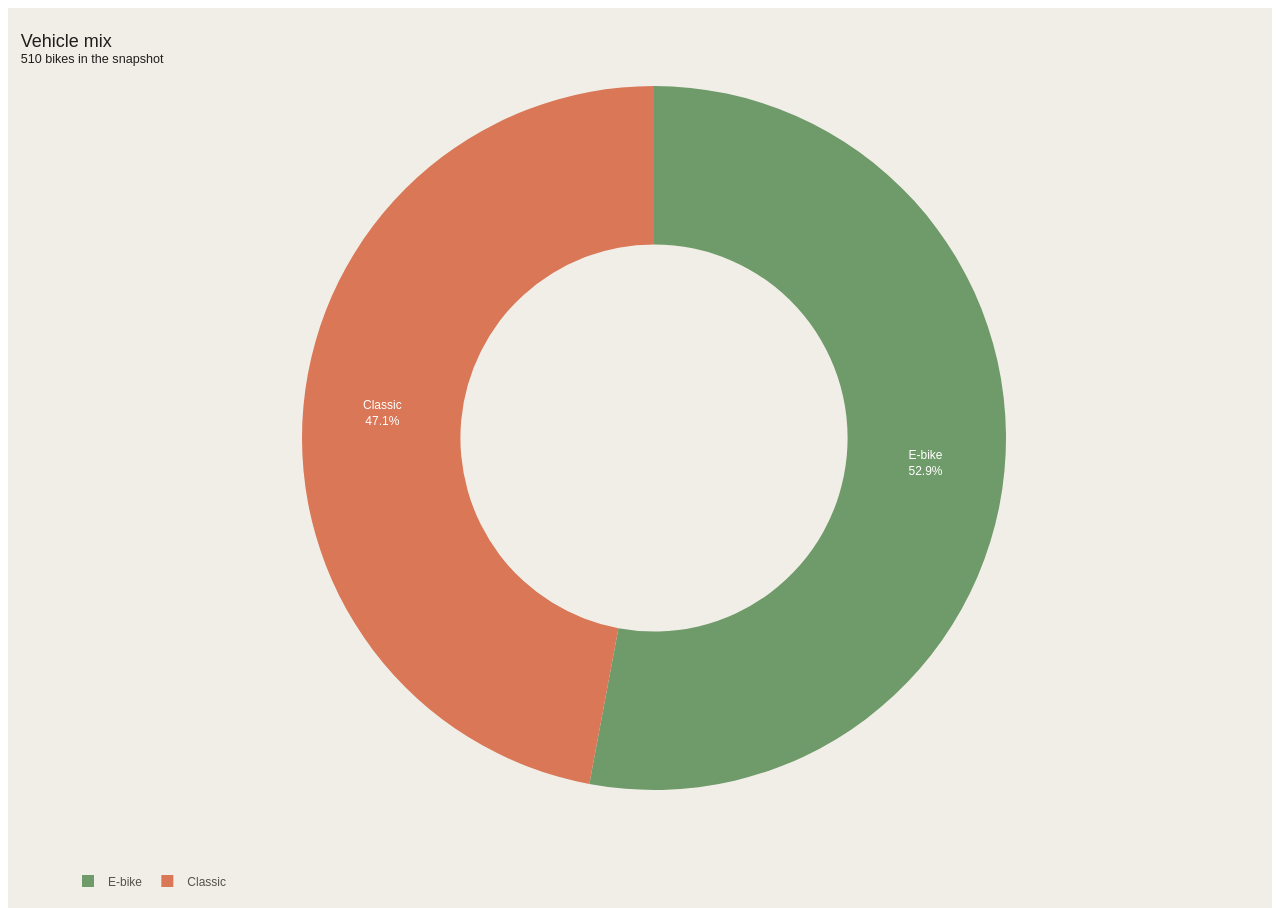
<file: src/output/charts/vehicle_mix.html>
<!doctype html>
<html>
<head>
    <meta charset="utf-8" />
    <style>html, body {height: 100%;}</style>
</head>
<body>
    <div style="height:100%; width:100%;">                        <script>window.PlotlyConfig = {MathJaxConfig: 'local'};</script>
        <script charset="utf-8" src="plotly.min.js"></script>                <div id="6fbce679-9cb7-426e-afc2-6867fe5de53d" class="plotly-graph-div" style="height:100%; width:100%;"></div>            <script>                window.PLOTLYENV=window.PLOTLYENV || {};                                if (document.getElementById("6fbce679-9cb7-426e-afc2-6867fe5de53d")) {                    Plotly.newPlot(                        "6fbce679-9cb7-426e-afc2-6867fe5de53d",                        [{"hole":0.55,"hovertemplate":"\u003cb\u003e%{label}\u003c\u002fb\u003e\u003cbr\u003e%{value} bikes \u00b7 %{percent}\u003cextra\u003e\u003c\u002fextra\u003e","labels":["Classic","E-bike"],"marker":{"colors":["#d97757","#6f9a6a"]},"textinfo":"label+percent","values":{"dtype":"i2","bdata":"8AAOAQ=="},"type":"pie"}],                        {"template":{"data":{"histogram2dcontour":[{"type":"histogram2dcontour","colorbar":{"outlinewidth":0,"ticks":""},"colorscale":[[0.0,"#0d0887"],[0.1111111111111111,"#46039f"],[0.2222222222222222,"#7201a8"],[0.3333333333333333,"#9c179e"],[0.4444444444444444,"#bd3786"],[0.5555555555555556,"#d8576b"],[0.6666666666666666,"#ed7953"],[0.7777777777777778,"#fb9f3a"],[0.8888888888888888,"#fdca26"],[1.0,"#f0f921"]]}],"choropleth":[{"type":"choropleth","colorbar":{"outlinewidth":0,"ticks":""}}],"histogram2d":[{"type":"histogram2d","colorbar":{"outlinewidth":0,"ticks":""},"colorscale":[[0.0,"#0d0887"],[0.1111111111111111,"#46039f"],[0.2222222222222222,"#7201a8"],[0.3333333333333333,"#9c179e"],[0.4444444444444444,"#bd3786"],[0.5555555555555556,"#d8576b"],[0.6666666666666666,"#ed7953"],[0.7777777777777778,"#fb9f3a"],[0.8888888888888888,"#fdca26"],[1.0,"#f0f921"]]}],"heatmap":[{"type":"heatmap","colorbar":{"outlinewidth":0,"ticks":""},"colorscale":[[0.0,"#0d0887"],[0.1111111111111111,"#46039f"],[0.2222222222222222,"#7201a8"],[0.3333333333333333,"#9c179e"],[0.4444444444444444,"#bd3786"],[0.5555555555555556,"#d8576b"],[0.6666666666666666,"#ed7953"],[0.7777777777777778,"#fb9f3a"],[0.8888888888888888,"#fdca26"],[1.0,"#f0f921"]]}],"contourcarpet":[{"type":"contourcarpet","colorbar":{"outlinewidth":0,"ticks":""}}],"contour":[{"type":"contour","colorbar":{"outlinewidth":0,"ticks":""},"colorscale":[[0.0,"#0d0887"],[0.1111111111111111,"#46039f"],[0.2222222222222222,"#7201a8"],[0.3333333333333333,"#9c179e"],[0.4444444444444444,"#bd3786"],[0.5555555555555556,"#d8576b"],[0.6666666666666666,"#ed7953"],[0.7777777777777778,"#fb9f3a"],[0.8888888888888888,"#fdca26"],[1.0,"#f0f921"]]}],"surface":[{"type":"surface","colorbar":{"outlinewidth":0,"ticks":""},"colorscale":[[0.0,"#0d0887"],[0.1111111111111111,"#46039f"],[0.2222222222222222,"#7201a8"],[0.3333333333333333,"#9c179e"],[0.4444444444444444,"#bd3786"],[0.5555555555555556,"#d8576b"],[0.6666666666666666,"#ed7953"],[0.7777777777777778,"#fb9f3a"],[0.8888888888888888,"#fdca26"],[1.0,"#f0f921"]]}],"mesh3d":[{"type":"mesh3d","colorbar":{"outlinewidth":0,"ticks":""}}],"scatter":[{"fillpattern":{"fillmode":"overlay","size":10,"solidity":0.2},"type":"scatter"}],"parcoords":[{"type":"parcoords","line":{"colorbar":{"outlinewidth":0,"ticks":""}}}],"scatterpolargl":[{"type":"scatterpolargl","marker":{"colorbar":{"outlinewidth":0,"ticks":""}}}],"bar":[{"error_x":{"color":"#2a3f5f"},"error_y":{"color":"#2a3f5f"},"marker":{"line":{"color":"#E5ECF6","width":0.5},"pattern":{"fillmode":"overlay","size":10,"solidity":0.2}},"type":"bar"}],"scattergeo":[{"type":"scattergeo","marker":{"colorbar":{"outlinewidth":0,"ticks":""}}}],"scatterpolar":[{"type":"scatterpolar","marker":{"colorbar":{"outlinewidth":0,"ticks":""}}}],"histogram":[{"marker":{"pattern":{"fillmode":"overlay","size":10,"solidity":0.2}},"type":"histogram"}],"scattergl":[{"type":"scattergl","marker":{"colorbar":{"outlinewidth":0,"ticks":""}}}],"scatter3d":[{"type":"scatter3d","line":{"colorbar":{"outlinewidth":0,"ticks":""}},"marker":{"colorbar":{"outlinewidth":0,"ticks":""}}}],"scattermap":[{"type":"scattermap","marker":{"colorbar":{"outlinewidth":0,"ticks":""}}}],"scatterternary":[{"type":"scatterternary","marker":{"colorbar":{"outlinewidth":0,"ticks":""}}}],"scattercarpet":[{"type":"scattercarpet","marker":{"colorbar":{"outlinewidth":0,"ticks":""}}}],"carpet":[{"aaxis":{"endlinecolor":"#2a3f5f","gridcolor":"white","linecolor":"white","minorgridcolor":"white","startlinecolor":"#2a3f5f"},"baxis":{"endlinecolor":"#2a3f5f","gridcolor":"white","linecolor":"white","minorgridcolor":"white","startlinecolor":"#2a3f5f"},"type":"carpet"}],"table":[{"cells":{"fill":{"color":"#EBF0F8"},"line":{"color":"white"}},"header":{"fill":{"color":"#C8D4E3"},"line":{"color":"white"}},"type":"table"}],"barpolar":[{"marker":{"line":{"color":"#E5ECF6","width":0.5},"pattern":{"fillmode":"overlay","size":10,"solidity":0.2}},"type":"barpolar"}],"pie":[{"automargin":true,"type":"pie"}]},"layout":{"autotypenumbers":"strict","colorway":["#636efa","#EF553B","#00cc96","#ab63fa","#FFA15A","#19d3f3","#FF6692","#B6E880","#FF97FF","#FECB52"],"font":{"color":"#2a3f5f"},"hovermode":"closest","hoverlabel":{"align":"left"},"paper_bgcolor":"white","plot_bgcolor":"#E5ECF6","polar":{"bgcolor":"#E5ECF6","angularaxis":{"gridcolor":"white","linecolor":"white","ticks":""},"radialaxis":{"gridcolor":"white","linecolor":"white","ticks":""}},"ternary":{"bgcolor":"#E5ECF6","aaxis":{"gridcolor":"white","linecolor":"white","ticks":""},"baxis":{"gridcolor":"white","linecolor":"white","ticks":""},"caxis":{"gridcolor":"white","linecolor":"white","ticks":""}},"coloraxis":{"colorbar":{"outlinewidth":0,"ticks":""}},"colorscale":{"sequential":[[0.0,"#0d0887"],[0.1111111111111111,"#46039f"],[0.2222222222222222,"#7201a8"],[0.3333333333333333,"#9c179e"],[0.4444444444444444,"#bd3786"],[0.5555555555555556,"#d8576b"],[0.6666666666666666,"#ed7953"],[0.7777777777777778,"#fb9f3a"],[0.8888888888888888,"#fdca26"],[1.0,"#f0f921"]],"sequentialminus":[[0.0,"#0d0887"],[0.1111111111111111,"#46039f"],[0.2222222222222222,"#7201a8"],[0.3333333333333333,"#9c179e"],[0.4444444444444444,"#bd3786"],[0.5555555555555556,"#d8576b"],[0.6666666666666666,"#ed7953"],[0.7777777777777778,"#fb9f3a"],[0.8888888888888888,"#fdca26"],[1.0,"#f0f921"]],"diverging":[[0,"#8e0152"],[0.1,"#c51b7d"],[0.2,"#de77ae"],[0.3,"#f1b6da"],[0.4,"#fde0ef"],[0.5,"#f7f7f7"],[0.6,"#e6f5d0"],[0.7,"#b8e186"],[0.8,"#7fbc41"],[0.9,"#4d9221"],[1,"#276419"]]},"xaxis":{"gridcolor":"white","linecolor":"white","ticks":"","title":{"standoff":15},"zerolinecolor":"white","automargin":true,"zerolinewidth":2},"yaxis":{"gridcolor":"white","linecolor":"white","ticks":"","title":{"standoff":15},"zerolinecolor":"white","automargin":true,"zerolinewidth":2},"scene":{"xaxis":{"backgroundcolor":"#E5ECF6","gridcolor":"white","linecolor":"white","showbackground":true,"ticks":"","zerolinecolor":"white","gridwidth":2},"yaxis":{"backgroundcolor":"#E5ECF6","gridcolor":"white","linecolor":"white","showbackground":true,"ticks":"","zerolinecolor":"white","gridwidth":2},"zaxis":{"backgroundcolor":"#E5ECF6","gridcolor":"white","linecolor":"white","showbackground":true,"ticks":"","zerolinecolor":"white","gridwidth":2}},"shapedefaults":{"line":{"color":"#2a3f5f"}},"annotationdefaults":{"arrowcolor":"#2a3f5f","arrowhead":0,"arrowwidth":1},"geo":{"bgcolor":"white","landcolor":"#E5ECF6","subunitcolor":"white","showland":true,"showlakes":true,"lakecolor":"white"},"title":{"x":0.05}}},"title":{"font":{"size":18,"color":"#1f1e1d"},"text":"Vehicle mix\u003cbr\u003e\u003csup\u003e510 bikes in the snapshot\u003c\u002fsup\u003e","x":0.01,"xanchor":"left"},"font":{"family":"Segoe UI, Inter, Helvetica, Arial, sans-serif","color":"#55524c","size":12},"margin":{"l":60,"r":32,"t":78,"b":52},"hoverlabel":{"font":{"color":"#1f1e1d"},"bgcolor":"#fbfaf7"},"paper_bgcolor":"#f0eee6","plot_bgcolor":"#fbfaf7","colorway":["#d97757","#6f9a6a","#b9862f","#8c877c","#c9633f","#5f8f8a","#a06a9a"],"xaxis":{"gridcolor":"#e9e4d8","zerolinecolor":"#e9e4d8","linecolor":"#e9e4d8"},"yaxis":{"gridcolor":"#e9e4d8","zerolinecolor":"#e9e4d8","linecolor":"#e9e4d8"},"legend":{"orientation":"h","yanchor":"bottom","y":-0.15},"showlegend":true},                        {"responsive": true}                    )                };            </script>        </div>
</body>
</html>
</file>
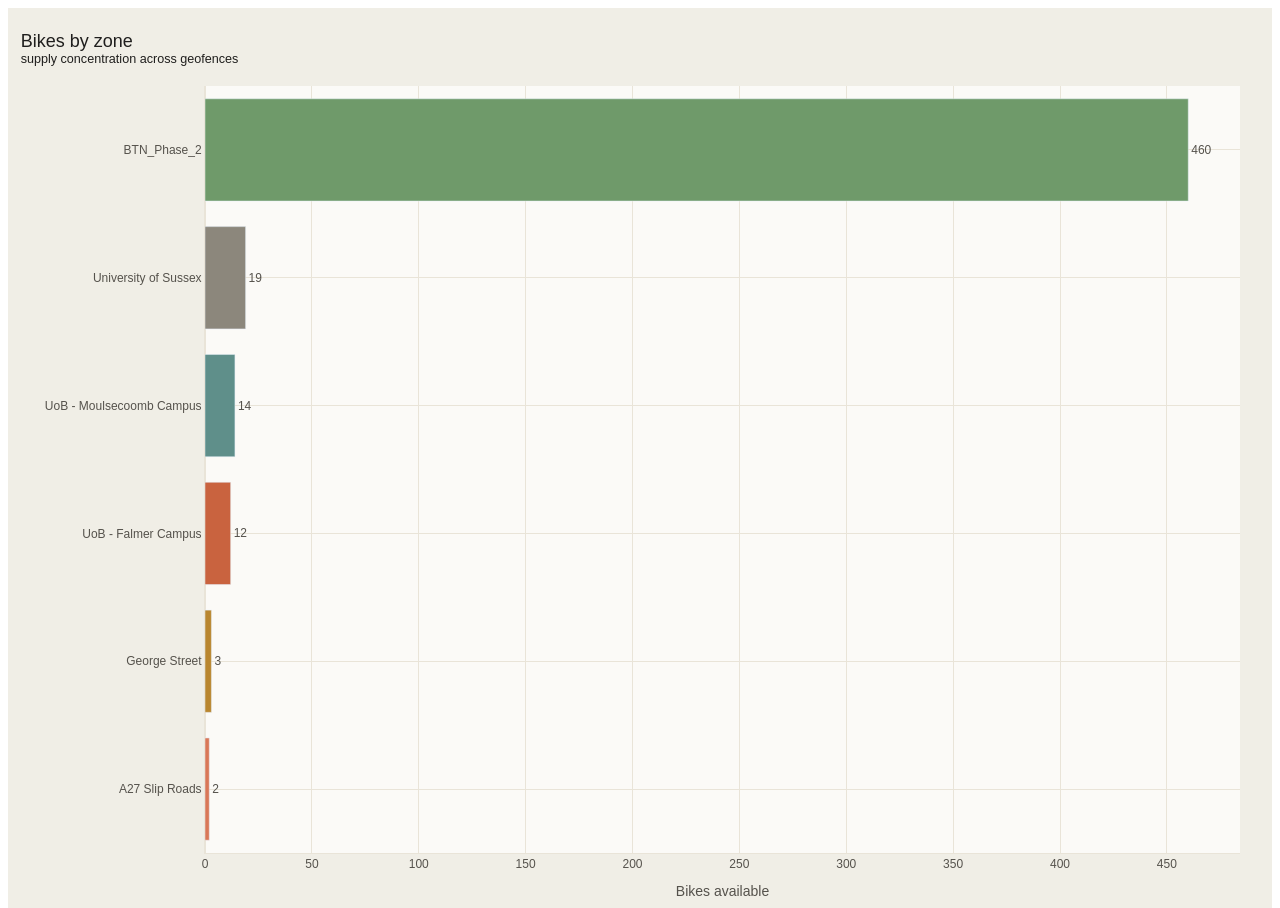
<file: src/output/charts/zone_availability.html>
<!doctype html>
<html>
<head>
    <meta charset="utf-8" />
    <style>html, body {height: 100%;}</style>
</head>
<body>
    <div style="height:100%; width:100%;">                        <script>window.PlotlyConfig = {MathJaxConfig: 'local'};</script>
        <script charset="utf-8" src="plotly.min.js"></script>                <div id="b391d30c-9ce2-47f8-b82e-d9ceaba8c583" class="plotly-graph-div" style="height:100%; width:100%;"></div>            <script>                window.PLOTLYENV=window.PLOTLYENV || {};                                if (document.getElementById("b391d30c-9ce2-47f8-b82e-d9ceaba8c583")) {                    Plotly.newPlot(                        "b391d30c-9ce2-47f8-b82e-d9ceaba8c583",                        [{"customdata":{"dtype":"f8","bdata":"AAAAAADAW0AAAAAAAEBAQAAAAAAAADRAAAAAAAAAAECamZmZmflQQAAAAAAAAAAAAAAAAAAAAEAzMzMzM\u002fNJQAAAAAAAAAAAAAAAAAAAAEBmZmZmZkZbQAAAAAAAAAAAAAAAAAAA8D\u002fNzMzMzEw7QAAAAAAAAAAAAAAAAAAA8D8AAAAAAABEQAAAAAAAAAAA","shape":"6, 3"},"hovertemplate":"\u003cb\u003e%{y}\u003c\u002fb\u003e\u003cbr\u003e%{x} bikes\u003cbr\u003e%{customdata[0]} stations \u00b7 %{customdata[1]}% utilised \u00b7 %{customdata[2]} empty\u003cextra\u003e\u003c\u002fextra\u003e","marker":{"color":["#6f9a6a","#8c877c","#5f8f8a","#c9633f","#b9862f","#d97757"]},"orientation":"h","text":{"dtype":"f8","bdata":"AAAAAADAfEAAAAAAAAAzQAAAAAAAACxAAAAAAAAAKEAAAAAAAAAIQAAAAAAAAABA"},"textposition":"outside","x":{"dtype":"i2","bdata":"zAETAA4ADAADAAIA"},"y":["BTN_Phase_2","University of Sussex","UoB - Moulsecoomb Campus","UoB - Falmer Campus","George Street","A27 Slip Roads"],"type":"bar"}],                        {"template":{"data":{"histogram2dcontour":[{"type":"histogram2dcontour","colorbar":{"outlinewidth":0,"ticks":""},"colorscale":[[0.0,"#0d0887"],[0.1111111111111111,"#46039f"],[0.2222222222222222,"#7201a8"],[0.3333333333333333,"#9c179e"],[0.4444444444444444,"#bd3786"],[0.5555555555555556,"#d8576b"],[0.6666666666666666,"#ed7953"],[0.7777777777777778,"#fb9f3a"],[0.8888888888888888,"#fdca26"],[1.0,"#f0f921"]]}],"choropleth":[{"type":"choropleth","colorbar":{"outlinewidth":0,"ticks":""}}],"histogram2d":[{"type":"histogram2d","colorbar":{"outlinewidth":0,"ticks":""},"colorscale":[[0.0,"#0d0887"],[0.1111111111111111,"#46039f"],[0.2222222222222222,"#7201a8"],[0.3333333333333333,"#9c179e"],[0.4444444444444444,"#bd3786"],[0.5555555555555556,"#d8576b"],[0.6666666666666666,"#ed7953"],[0.7777777777777778,"#fb9f3a"],[0.8888888888888888,"#fdca26"],[1.0,"#f0f921"]]}],"heatmap":[{"type":"heatmap","colorbar":{"outlinewidth":0,"ticks":""},"colorscale":[[0.0,"#0d0887"],[0.1111111111111111,"#46039f"],[0.2222222222222222,"#7201a8"],[0.3333333333333333,"#9c179e"],[0.4444444444444444,"#bd3786"],[0.5555555555555556,"#d8576b"],[0.6666666666666666,"#ed7953"],[0.7777777777777778,"#fb9f3a"],[0.8888888888888888,"#fdca26"],[1.0,"#f0f921"]]}],"contourcarpet":[{"type":"contourcarpet","colorbar":{"outlinewidth":0,"ticks":""}}],"contour":[{"type":"contour","colorbar":{"outlinewidth":0,"ticks":""},"colorscale":[[0.0,"#0d0887"],[0.1111111111111111,"#46039f"],[0.2222222222222222,"#7201a8"],[0.3333333333333333,"#9c179e"],[0.4444444444444444,"#bd3786"],[0.5555555555555556,"#d8576b"],[0.6666666666666666,"#ed7953"],[0.7777777777777778,"#fb9f3a"],[0.8888888888888888,"#fdca26"],[1.0,"#f0f921"]]}],"surface":[{"type":"surface","colorbar":{"outlinewidth":0,"ticks":""},"colorscale":[[0.0,"#0d0887"],[0.1111111111111111,"#46039f"],[0.2222222222222222,"#7201a8"],[0.3333333333333333,"#9c179e"],[0.4444444444444444,"#bd3786"],[0.5555555555555556,"#d8576b"],[0.6666666666666666,"#ed7953"],[0.7777777777777778,"#fb9f3a"],[0.8888888888888888,"#fdca26"],[1.0,"#f0f921"]]}],"mesh3d":[{"type":"mesh3d","colorbar":{"outlinewidth":0,"ticks":""}}],"scatter":[{"fillpattern":{"fillmode":"overlay","size":10,"solidity":0.2},"type":"scatter"}],"parcoords":[{"type":"parcoords","line":{"colorbar":{"outlinewidth":0,"ticks":""}}}],"scatterpolargl":[{"type":"scatterpolargl","marker":{"colorbar":{"outlinewidth":0,"ticks":""}}}],"bar":[{"error_x":{"color":"#2a3f5f"},"error_y":{"color":"#2a3f5f"},"marker":{"line":{"color":"#E5ECF6","width":0.5},"pattern":{"fillmode":"overlay","size":10,"solidity":0.2}},"type":"bar"}],"scattergeo":[{"type":"scattergeo","marker":{"colorbar":{"outlinewidth":0,"ticks":""}}}],"scatterpolar":[{"type":"scatterpolar","marker":{"colorbar":{"outlinewidth":0,"ticks":""}}}],"histogram":[{"marker":{"pattern":{"fillmode":"overlay","size":10,"solidity":0.2}},"type":"histogram"}],"scattergl":[{"type":"scattergl","marker":{"colorbar":{"outlinewidth":0,"ticks":""}}}],"scatter3d":[{"type":"scatter3d","line":{"colorbar":{"outlinewidth":0,"ticks":""}},"marker":{"colorbar":{"outlinewidth":0,"ticks":""}}}],"scattermap":[{"type":"scattermap","marker":{"colorbar":{"outlinewidth":0,"ticks":""}}}],"scatterternary":[{"type":"scatterternary","marker":{"colorbar":{"outlinewidth":0,"ticks":""}}}],"scattercarpet":[{"type":"scattercarpet","marker":{"colorbar":{"outlinewidth":0,"ticks":""}}}],"carpet":[{"aaxis":{"endlinecolor":"#2a3f5f","gridcolor":"white","linecolor":"white","minorgridcolor":"white","startlinecolor":"#2a3f5f"},"baxis":{"endlinecolor":"#2a3f5f","gridcolor":"white","linecolor":"white","minorgridcolor":"white","startlinecolor":"#2a3f5f"},"type":"carpet"}],"table":[{"cells":{"fill":{"color":"#EBF0F8"},"line":{"color":"white"}},"header":{"fill":{"color":"#C8D4E3"},"line":{"color":"white"}},"type":"table"}],"barpolar":[{"marker":{"line":{"color":"#E5ECF6","width":0.5},"pattern":{"fillmode":"overlay","size":10,"solidity":0.2}},"type":"barpolar"}],"pie":[{"automargin":true,"type":"pie"}]},"layout":{"autotypenumbers":"strict","colorway":["#636efa","#EF553B","#00cc96","#ab63fa","#FFA15A","#19d3f3","#FF6692","#B6E880","#FF97FF","#FECB52"],"font":{"color":"#2a3f5f"},"hovermode":"closest","hoverlabel":{"align":"left"},"paper_bgcolor":"white","plot_bgcolor":"#E5ECF6","polar":{"bgcolor":"#E5ECF6","angularaxis":{"gridcolor":"white","linecolor":"white","ticks":""},"radialaxis":{"gridcolor":"white","linecolor":"white","ticks":""}},"ternary":{"bgcolor":"#E5ECF6","aaxis":{"gridcolor":"white","linecolor":"white","ticks":""},"baxis":{"gridcolor":"white","linecolor":"white","ticks":""},"caxis":{"gridcolor":"white","linecolor":"white","ticks":""}},"coloraxis":{"colorbar":{"outlinewidth":0,"ticks":""}},"colorscale":{"sequential":[[0.0,"#0d0887"],[0.1111111111111111,"#46039f"],[0.2222222222222222,"#7201a8"],[0.3333333333333333,"#9c179e"],[0.4444444444444444,"#bd3786"],[0.5555555555555556,"#d8576b"],[0.6666666666666666,"#ed7953"],[0.7777777777777778,"#fb9f3a"],[0.8888888888888888,"#fdca26"],[1.0,"#f0f921"]],"sequentialminus":[[0.0,"#0d0887"],[0.1111111111111111,"#46039f"],[0.2222222222222222,"#7201a8"],[0.3333333333333333,"#9c179e"],[0.4444444444444444,"#bd3786"],[0.5555555555555556,"#d8576b"],[0.6666666666666666,"#ed7953"],[0.7777777777777778,"#fb9f3a"],[0.8888888888888888,"#fdca26"],[1.0,"#f0f921"]],"diverging":[[0,"#8e0152"],[0.1,"#c51b7d"],[0.2,"#de77ae"],[0.3,"#f1b6da"],[0.4,"#fde0ef"],[0.5,"#f7f7f7"],[0.6,"#e6f5d0"],[0.7,"#b8e186"],[0.8,"#7fbc41"],[0.9,"#4d9221"],[1,"#276419"]]},"xaxis":{"gridcolor":"white","linecolor":"white","ticks":"","title":{"standoff":15},"zerolinecolor":"white","automargin":true,"zerolinewidth":2},"yaxis":{"gridcolor":"white","linecolor":"white","ticks":"","title":{"standoff":15},"zerolinecolor":"white","automargin":true,"zerolinewidth":2},"scene":{"xaxis":{"backgroundcolor":"#E5ECF6","gridcolor":"white","linecolor":"white","showbackground":true,"ticks":"","zerolinecolor":"white","gridwidth":2},"yaxis":{"backgroundcolor":"#E5ECF6","gridcolor":"white","linecolor":"white","showbackground":true,"ticks":"","zerolinecolor":"white","gridwidth":2},"zaxis":{"backgroundcolor":"#E5ECF6","gridcolor":"white","linecolor":"white","showbackground":true,"ticks":"","zerolinecolor":"white","gridwidth":2}},"shapedefaults":{"line":{"color":"#2a3f5f"}},"annotationdefaults":{"arrowcolor":"#2a3f5f","arrowhead":0,"arrowwidth":1},"geo":{"bgcolor":"white","landcolor":"#E5ECF6","subunitcolor":"white","showland":true,"showlakes":true,"lakecolor":"white"},"title":{"x":0.05}}},"title":{"font":{"size":18,"color":"#1f1e1d"},"text":"Bikes by zone\u003cbr\u003e\u003csup\u003esupply concentration across geofences\u003c\u002fsup\u003e","x":0.01,"xanchor":"left"},"font":{"family":"Segoe UI, Inter, Helvetica, Arial, sans-serif","color":"#55524c","size":12},"margin":{"l":60,"r":32,"t":78,"b":52},"hoverlabel":{"font":{"color":"#1f1e1d"},"bgcolor":"#fbfaf7"},"paper_bgcolor":"#f0eee6","plot_bgcolor":"#fbfaf7","colorway":["#d97757","#6f9a6a","#b9862f","#8c877c","#c9633f","#5f8f8a","#a06a9a"],"xaxis":{"gridcolor":"#e9e4d8","zerolinecolor":"#e9e4d8","linecolor":"#e9e4d8","title":{"text":"Bikes available"}},"yaxis":{"gridcolor":"#e9e4d8","zerolinecolor":"#e9e4d8","linecolor":"#e9e4d8","title":{"text":""},"autorange":"reversed"},"showlegend":false},                        {"responsive": true}                    )                };            </script>        </div>
</body>
</html>
</file>
